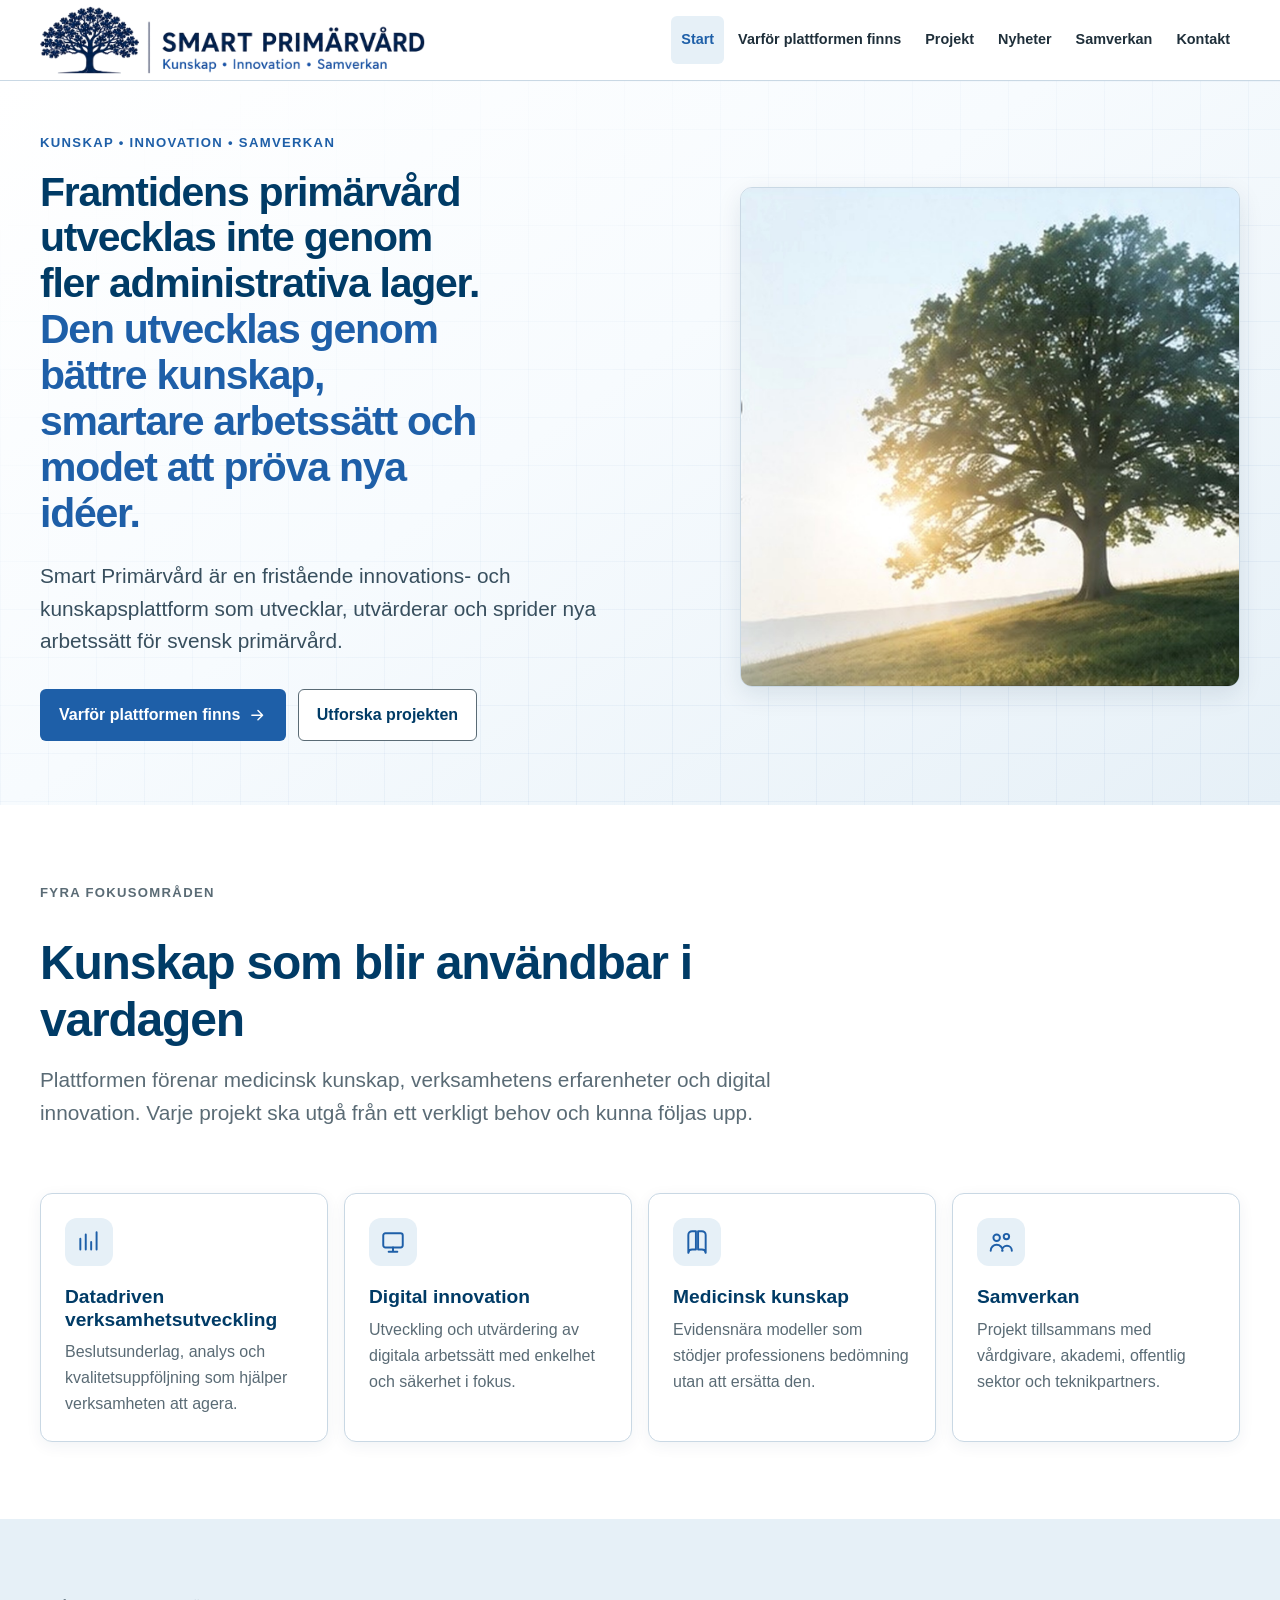
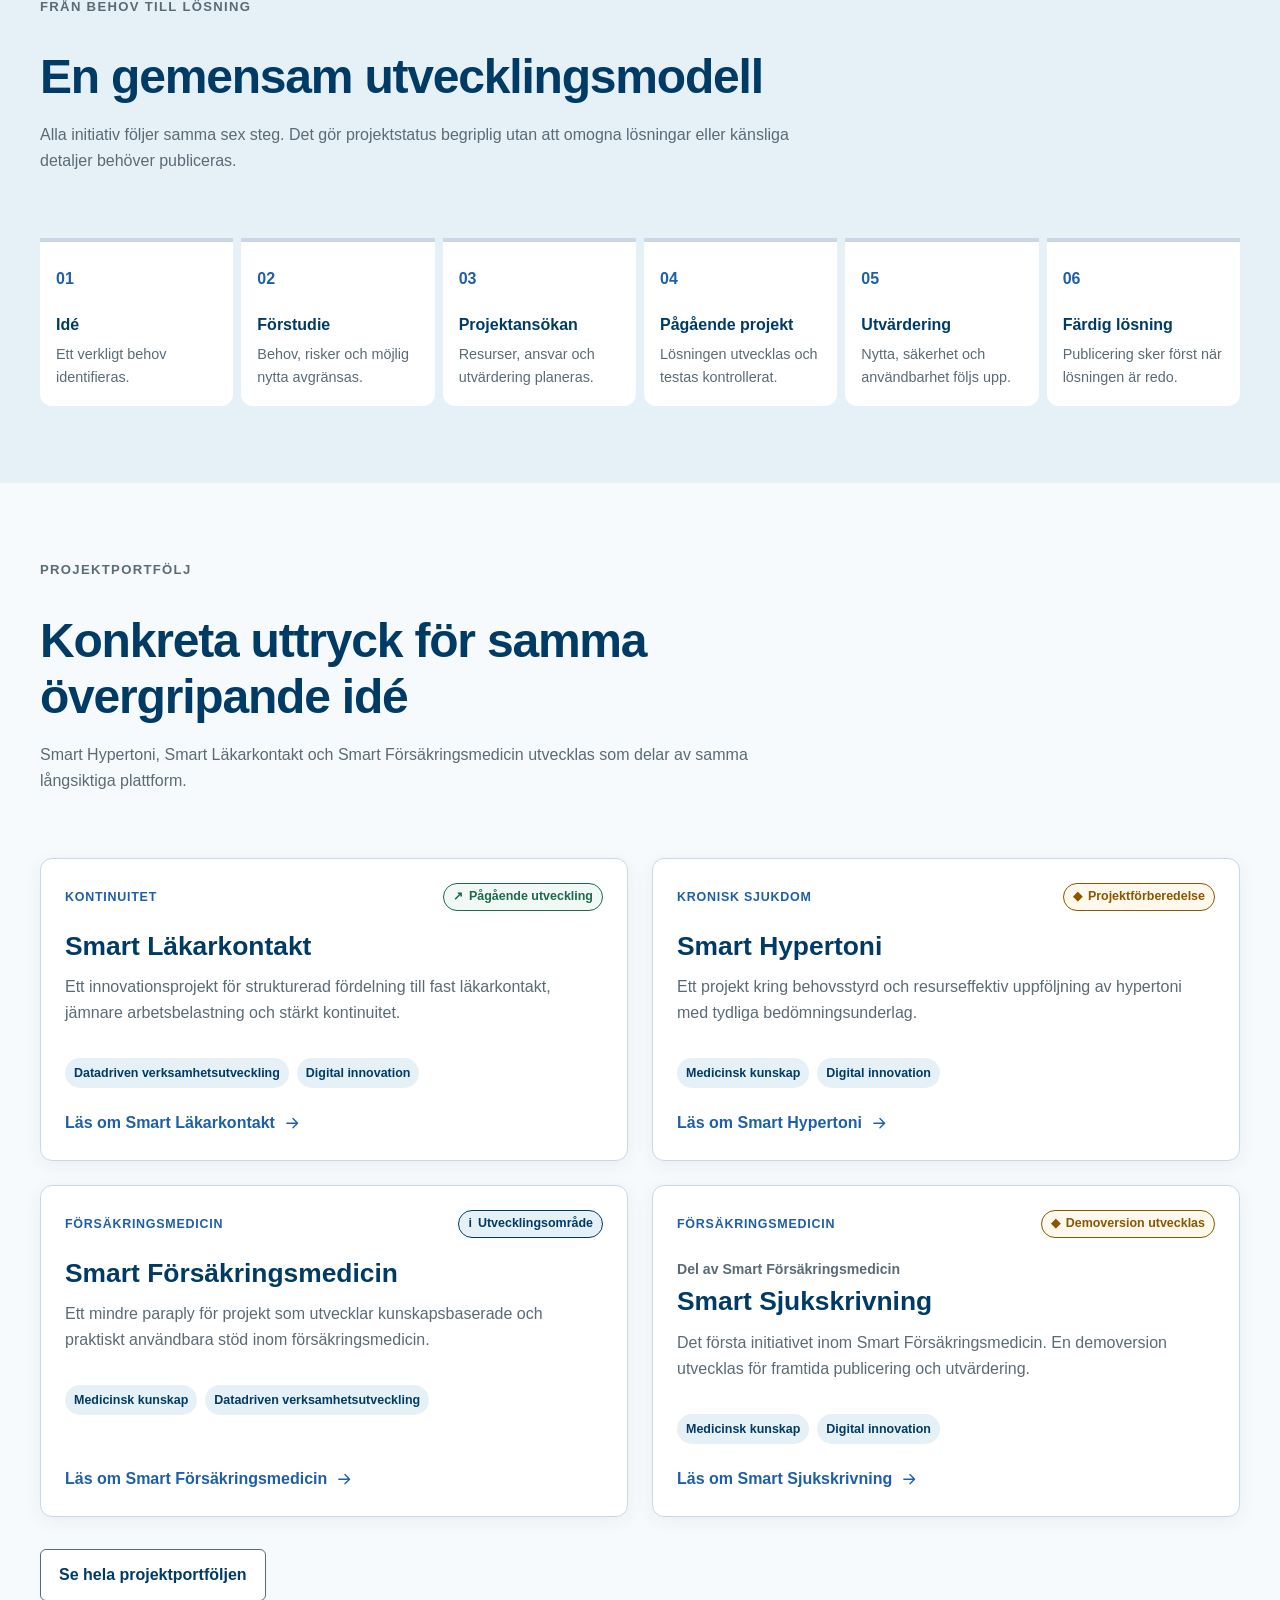
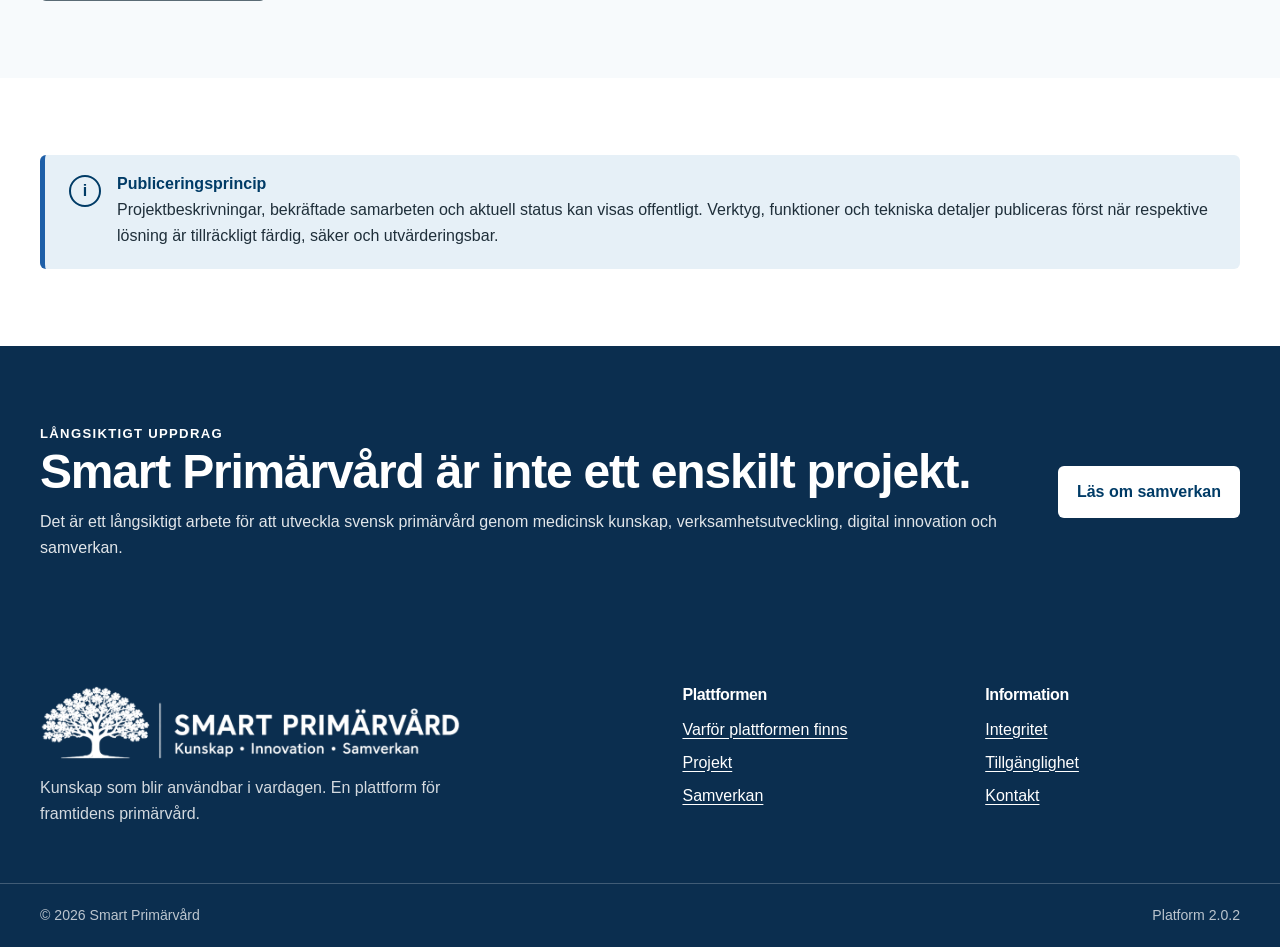
<file: index.html>
<!doctype html>
<html lang="sv">
<head>
  <meta charset="utf-8">
  <meta name="viewport" content="width=device-width, initial-scale=1">
  <meta name="description" content="Smart Primärvård är en innovations- och kunskapsplattform för framtidens svenska primärvård.">
  <meta name="theme-color" content="#003B66">
  <meta name="color-scheme" content="light">
  <meta property="og:locale" content="sv_SE">
  <meta property="og:type" content="website">
  <meta property="og:title" content="Smart Primärvård | Kunskap, innovation och samverkan">
  <meta property="og:description" content="Smart Primärvård är en innovations- och kunskapsplattform för framtidens svenska primärvård.">
  <meta property="og:image" content="https://smartprimarvard.github.io/smartprimarvard/assets/img/logo-horizontal.png">
  <link rel="canonical" href="https://smartprimarvard.github.io/smartprimarvard/">
  <link rel="icon" href="favicon.ico" sizes="any">
  <link rel="icon" type="image/png" href="assets/img/favicon-32.png" sizes="32x32">
  <link rel="apple-touch-icon" href="assets/img/apple-touch-icon.png">
  <link rel="manifest" href="site.webmanifest">
  <link rel="stylesheet" href="assets/css/styles.css">
  <script src="assets/js/main.js" defer></script>
  <title>Smart Primärvård | Kunskap, innovation och samverkan</title>
</head>
<body class="page-home">
<a class="skip-link" href="#main">Hoppa till huvudinnehållet</a>
<header class="site-header" data-header>
  <div class="header-inner">
    <a class="brand" href="index.html" aria-label="Smart Primärvård, startsida">
      <img src="assets/img/logo-horizontal.png" alt="Smart Primärvård – Kunskap, Innovation, Samverkan" width="1900" height="332">
    </a>
    <button class="nav-toggle" type="button" aria-expanded="false" aria-controls="main-nav">
      <span class="nav-toggle-icon" aria-hidden="true"></span><span>Meny</span>
    </button>
    <nav class="site-nav" id="main-nav" aria-label="Huvudnavigation">
      <a href="index.html" aria-current="page">Start</a>
<a href="varfor.html">Varför plattformen finns</a>
<a href="projekt.html">Projekt</a>
<a href="nyheter.html">Nyheter</a>
<a href="samverkan.html">Samverkan</a>
<a href="kontakt.html">Kontakt</a>
    </nav>
  </div>
</header>
<main id="main">

<section class="hero">
  <div class="hero-inner">
    <div>
      <p class="eyebrow">Kunskap • Innovation • Samverkan</p>
      <h1><span class="hero-quote">Framtidens primärvård utvecklas inte genom fler administrativa lager.</span> <span class="hero-quote-emphasis">Den utvecklas genom bättre kunskap, smartare arbetssätt och modet att pröva nya idéer.</span></h1>
      <p class="lead">Smart Primärvård är en fristående innovations- och kunskapsplattform som utvecklar, utvärderar och sprider nya arbetssätt för svensk primärvård.</p>
      <div class="actions">
        <a class="button button-primary" href="varfor.html">Varför plattformen finns <svg aria-hidden="true" viewBox="0 0 24 24"><path d="M5 12h14m-6-6 6 6-6 6"/></svg></a>
        <a class="button button-secondary" href="projekt.html">Utforska projekten</a>
      </div>
    </div>
    <figure class="hero-illustration">
      <img src="assets/img/hero-oak-hill.jpg" alt="En stor ek på en mjukt böljande kulle med solen bakom trädet" width="1134" height="1176">
    </figure>
  </div>
</section>

<section class="section">
  <div class="container">
    <div class="section-head">
      <p class="eyebrow">Fyra fokusområden</p>
      <h2>Kunskap som blir användbar i vardagen</h2>
      <p class="lead">Plattformen förenar medicinsk kunskap, verksamhetens erfarenheter och digital innovation. Varje projekt ska utgå från ett verkligt behov och kunna följas upp.</p>
    </div>
    <div class="focus-grid">
      <article class="focus-card"><div class="focus-icon"><svg aria-hidden="true" viewBox="0 0 24 24"><path d="M4 19V9m5 10V5m5 14v-7m5 7V3"/></svg></div><h3>Datadriven verksamhetsutveckling</h3><p>Beslutsunderlag, analys och kvalitetsuppföljning som hjälper verksamheten att agera.</p></article>
      <article class="focus-card"><div class="focus-icon"><svg aria-hidden="true" viewBox="0 0 24 24"><rect x="3" y="4" width="18" height="13" rx="2"/><path d="M8 21h8M12 17v4"/></svg></div><h3>Digital innovation</h3><p>Utveckling och utvärdering av digitala arbetssätt med enkelhet och säkerhet i fokus.</p></article>
      <article class="focus-card"><div class="focus-icon"><svg aria-hidden="true" viewBox="0 0 24 24"><path d="M4 5.5A3.5 3.5 0 0 1 7.5 2H11v17H7.5A3.5 3.5 0 0 0 4 22V5.5Zm16 0A3.5 3.5 0 0 0 16.5 2H13v17h3.5A3.5 3.5 0 0 1 20 22V5.5Z"/></svg></div><h3>Medicinsk kunskap</h3><p>Evidensnära modeller som stödjer professionens bedömning utan att ersätta den.</p></article>
      <article class="focus-card"><div class="focus-icon"><svg aria-hidden="true" viewBox="0 0 24 24"><circle cx="8" cy="8" r="3"/><circle cx="17" cy="7" r="2.5"/><path d="M2.5 20a5.5 5.5 0 0 1 11 0M13 20a4.5 4.5 0 0 1 9 0"/></svg></div><h3>Samverkan</h3><p>Projekt tillsammans med vårdgivare, akademi, offentlig sektor och teknikpartners.</p></article>
    </div>
  </div>
</section>

<section class="section section-subtle">
  <div class="container">
    <div class="section-head">
      <p class="eyebrow">Från behov till lösning</p>
      <h2>En gemensam utvecklingsmodell</h2>
      <p>Alla initiativ följer samma sex steg. Det gör projektstatus begriplig utan att omogna lösningar eller känsliga detaljer behöver publiceras.</p>
    </div>
    <div class="process-grid">
      <article class="process-step"><h3>Idé</h3><p>Ett verkligt behov identifieras.</p></article>
      <article class="process-step"><h3>Förstudie</h3><p>Behov, risker och möjlig nytta avgränsas.</p></article>
      <article class="process-step"><h3>Projektansökan</h3><p>Resurser, ansvar och utvärdering planeras.</p></article>
      <article class="process-step"><h3>Pågående projekt</h3><p>Lösningen utvecklas och testas kontrollerat.</p></article>
      <article class="process-step"><h3>Utvärdering</h3><p>Nytta, säkerhet och användbarhet följs upp.</p></article>
      <article class="process-step"><h3>Färdig lösning</h3><p>Publicering sker först när lösningen är redo.</p></article>
    </div>
  </div>
</section>

<section class="section section-soft">
  <div class="container">
    <div class="section-head">
      <p class="eyebrow">Projektportfölj</p>
      <h2>Konkreta uttryck för samma övergripande idé</h2>
      <p>Smart Hypertoni, Smart Läkarkontakt och Smart Försäkringsmedicin utvecklas som delar av samma långsiktiga plattform.</p>
    </div>
    <div class="project-grid">
<article class="project-card" data-project-card data-category="Kontinuitet">
  <div class="project-card-top">
    <span class="project-category">Kontinuitet</span>
    <span class="status-badge status-success"><span aria-hidden="true">↗</span><span>Pågående utveckling</span></span>
  </div>
  
  <h3>Smart Läkarkontakt</h3>
  <p>Ett innovationsprojekt för strukturerad fördelning till fast läkarkontakt, jämnare arbetsbelastning och stärkt kontinuitet.</p>
  <div class="tag-list" aria-label="Fokusområden"><span class="tag">Datadriven verksamhetsutveckling</span><span class="tag">Digital innovation</span></div>
  <a class="card-link" href="projekt/smart-lakarkontakt.html">Läs om Smart Läkarkontakt <svg aria-hidden="true" viewBox="0 0 24 24"><path d="M5 12h14m-6-6 6 6-6 6"/></svg></a>
</article>
<article class="project-card" data-project-card data-category="Kronisk sjukdom">
  <div class="project-card-top">
    <span class="project-category">Kronisk sjukdom</span>
    <span class="status-badge status-warning"><span aria-hidden="true">◆</span><span>Projektförberedelse</span></span>
  </div>
  
  <h3>Smart Hypertoni</h3>
  <p>Ett projekt kring behovsstyrd och resurseffektiv uppföljning av hypertoni med tydliga bedömningsunderlag.</p>
  <div class="tag-list" aria-label="Fokusområden"><span class="tag">Medicinsk kunskap</span><span class="tag">Digital innovation</span></div>
  <a class="card-link" href="projekt/smart-hypertoni.html">Läs om Smart Hypertoni <svg aria-hidden="true" viewBox="0 0 24 24"><path d="M5 12h14m-6-6 6 6-6 6"/></svg></a>
</article>
<article class="project-card" data-project-card data-category="Försäkringsmedicin">
  <div class="project-card-top">
    <span class="project-category">Försäkringsmedicin</span>
    <span class="status-badge status-information"><span aria-hidden="true">i</span><span>Utvecklingsområde</span></span>
  </div>
  
  <h3>Smart Försäkringsmedicin</h3>
  <p>Ett mindre paraply för projekt som utvecklar kunskapsbaserade och praktiskt användbara stöd inom försäkringsmedicin.</p>
  <div class="tag-list" aria-label="Fokusområden"><span class="tag">Medicinsk kunskap</span><span class="tag">Datadriven verksamhetsutveckling</span></div>
  <a class="card-link" href="projekt/smart-forsakringsmedicin.html">Läs om Smart Försäkringsmedicin <svg aria-hidden="true" viewBox="0 0 24 24"><path d="M5 12h14m-6-6 6 6-6 6"/></svg></a>
</article>
<article class="project-card" data-project-card data-category="Försäkringsmedicin">
  <div class="project-card-top">
    <span class="project-category">Försäkringsmedicin</span>
    <span class="status-badge status-warning"><span aria-hidden="true">◆</span><span>Demoversion utvecklas</span></span>
  </div>
  <p class="project-parent">Del av Smart Försäkringsmedicin</p>
  <h3>Smart Sjukskrivning</h3>
  <p>Det första initiativet inom Smart Försäkringsmedicin. En demoversion utvecklas för framtida publicering och utvärdering.</p>
  <div class="tag-list" aria-label="Fokusområden"><span class="tag">Medicinsk kunskap</span><span class="tag">Digital innovation</span></div>
  <a class="card-link" href="projekt/smart-sjukskrivning.html">Läs om Smart Sjukskrivning <svg aria-hidden="true" viewBox="0 0 24 24"><path d="M5 12h14m-6-6 6 6-6 6"/></svg></a>
</article></div>
    <div class="actions"><a class="button button-secondary" href="projekt.html">Se hela projektportföljen</a></div>
  </div>
</section>

<section class="section">
  <div class="container">
    <div class="info-box">
      <div class="info-box-icon" aria-hidden="true">i</div>
      <div><h3>Publiceringsprincip</h3><p>Projektbeskrivningar, bekräftade samarbeten och aktuell status kan visas offentligt. Verktyg, funktioner och tekniska detaljer publiceras först när respektive lösning är tillräckligt färdig, säker och utvärderingsbar.</p></div>
    </div>
  </div>
</section>

<section class="section section-dark">
  <div class="container cta-band">
    <div><p class="eyebrow">Långsiktigt uppdrag</p><h2>Smart Primärvård är inte ett enskilt projekt.</h2><p>Det är ett långsiktigt arbete för att utveckla svensk primärvård genom medicinsk kunskap, verksamhetsutveckling, digital innovation och samverkan.</p></div>
    <a class="button button-light" href="samverkan.html">Läs om samverkan</a>
  </div>
</section>

</main>
<footer class="site-footer">
  <div class="footer-inner">
    <div class="footer-brand">
      <img src="assets/img/logo-horizontal-white.png" alt="Smart Primärvård" width="1900" height="332">
      <p>Kunskap som blir användbar i vardagen. En plattform för framtidens primärvård.</p>
    </div>
    <div>
      <h2>Plattformen</h2>
      <a href="varfor.html">Varför plattformen finns</a>
      <a href="projekt.html">Projekt</a>
      <a href="samverkan.html">Samverkan</a>
    </div>
    <div>
      <h2>Information</h2>
      <a href="integritet.html">Integritet</a>
      <a href="tillganglighet.html">Tillgänglighet</a>
      <a href="kontakt.html">Kontakt</a>
    </div>
  </div>
  <div class="footer-bottom">
    <span>© <span data-year>2026</span> Smart Primärvård</span>
    <span>Platform 2.0.2</span>
  </div>
</footer>
</body>
</html>
</file>
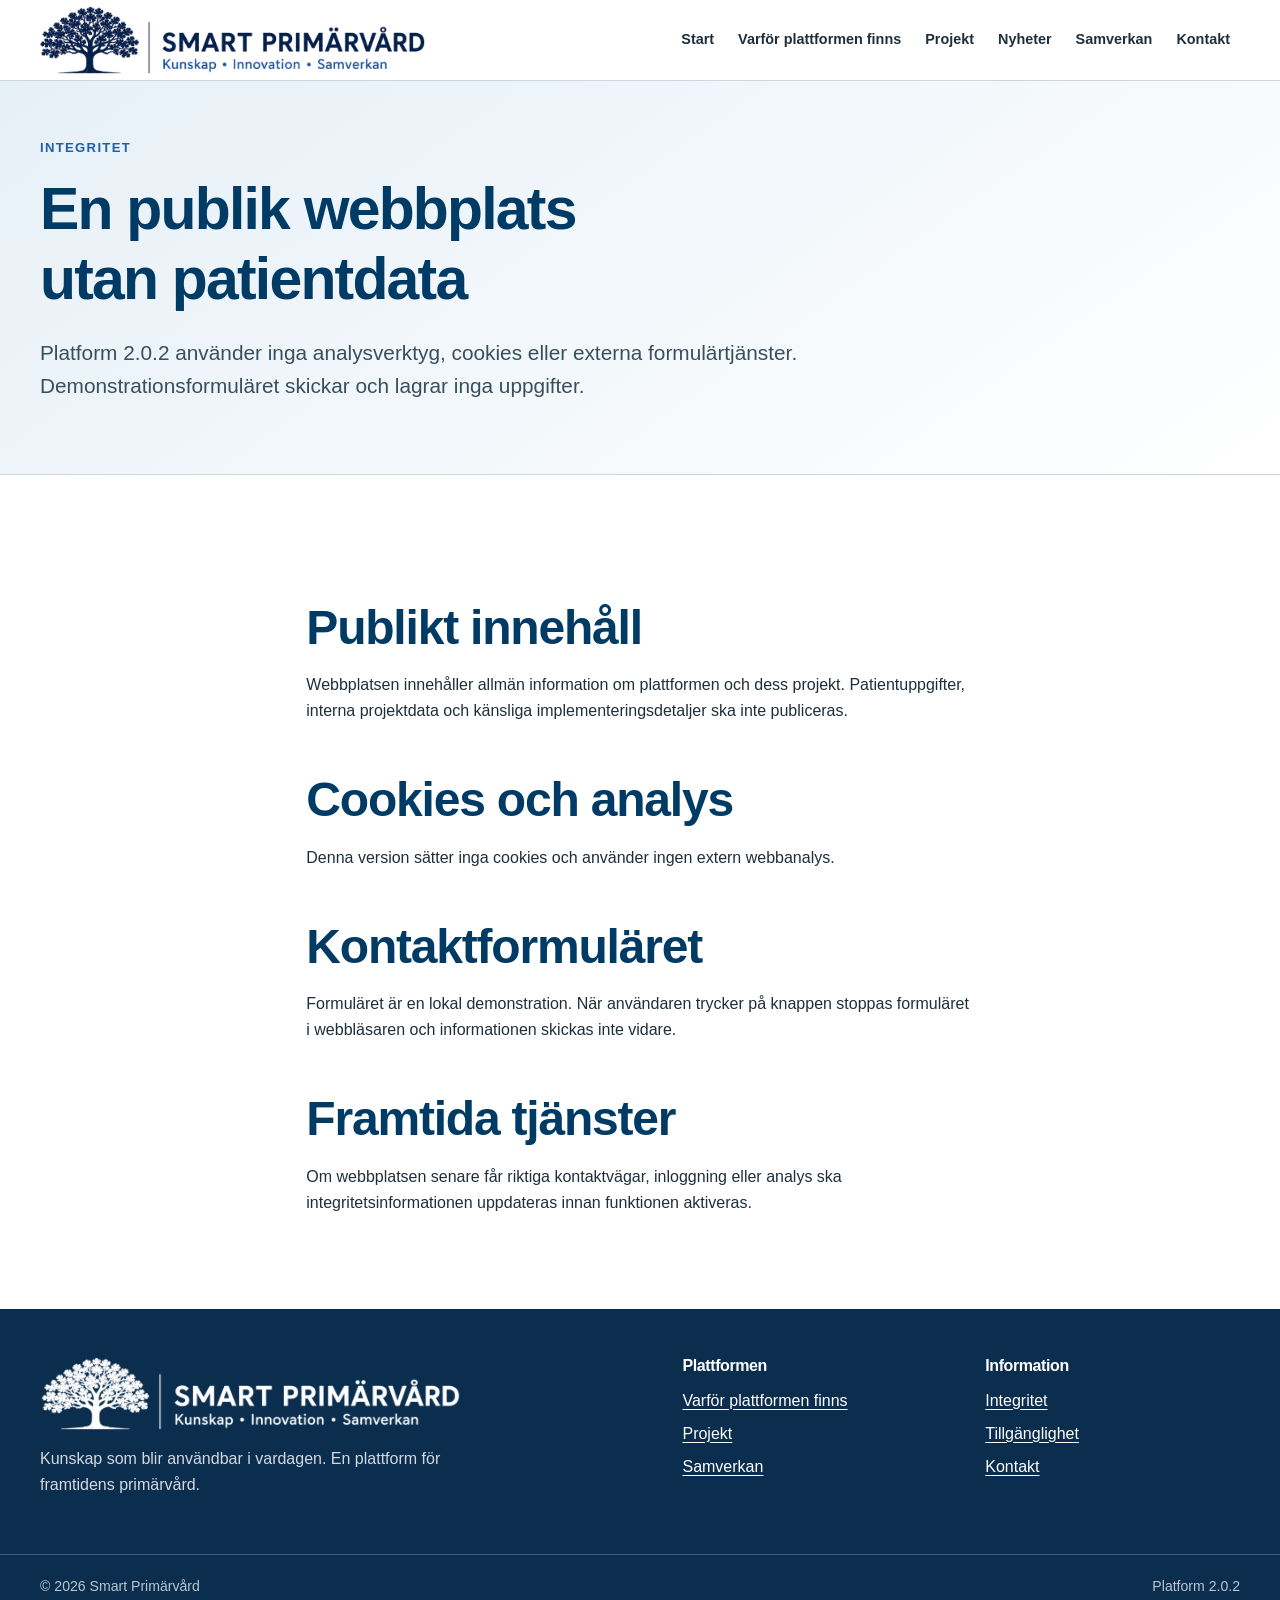
<file: integritet.html>
<!doctype html>
<html lang="sv">
<head>
  <meta charset="utf-8">
  <meta name="viewport" content="width=device-width, initial-scale=1">
  <meta name="description" content="Information om integritet, cookies och datahantering på Smart Primärvårds webbplats.">
  <meta name="theme-color" content="#003B66">
  <meta name="color-scheme" content="light">
  <meta property="og:locale" content="sv_SE">
  <meta property="og:type" content="website">
  <meta property="og:title" content="Integritet | Smart Primärvård">
  <meta property="og:description" content="Information om integritet, cookies och datahantering på Smart Primärvårds webbplats.">
  <meta property="og:image" content="https://smartprimarvard.github.io/smartprimarvard/assets/img/logo-horizontal.png">
  <link rel="canonical" href="https://smartprimarvard.github.io/smartprimarvard/integritet.html">
  <link rel="icon" href="favicon.ico" sizes="any">
  <link rel="icon" type="image/png" href="assets/img/favicon-32.png" sizes="32x32">
  <link rel="apple-touch-icon" href="assets/img/apple-touch-icon.png">
  <link rel="manifest" href="site.webmanifest">
  <link rel="stylesheet" href="assets/css/styles.css">
  <script src="assets/js/main.js" defer></script>
  <title>Integritet | Smart Primärvård</title>
</head>
<body class="">
<a class="skip-link" href="#main">Hoppa till huvudinnehållet</a>
<header class="site-header" data-header>
  <div class="header-inner">
    <a class="brand" href="index.html" aria-label="Smart Primärvård, startsida">
      <img src="assets/img/logo-horizontal.png" alt="Smart Primärvård – Kunskap, Innovation, Samverkan" width="1900" height="332">
    </a>
    <button class="nav-toggle" type="button" aria-expanded="false" aria-controls="main-nav">
      <span class="nav-toggle-icon" aria-hidden="true"></span><span>Meny</span>
    </button>
    <nav class="site-nav" id="main-nav" aria-label="Huvudnavigation">
      <a href="index.html">Start</a>
<a href="varfor.html">Varför plattformen finns</a>
<a href="projekt.html">Projekt</a>
<a href="nyheter.html">Nyheter</a>
<a href="samverkan.html">Samverkan</a>
<a href="kontakt.html">Kontakt</a>
    </nav>
  </div>
</header>
<main id="main">

<section class="page-hero"><div class="page-hero-inner"><p class="eyebrow">Integritet</p><h1>En publik webbplats utan patientdata</h1><p class="lead">Platform 2.0.2 använder inga analysverktyg, cookies eller externa formulärtjänster. Demonstrationsformuläret skickar och lagrar inga uppgifter.</p></div></section>
<section class="section"><div class="container prose"><h2>Publikt innehåll</h2><p>Webbplatsen innehåller allmän information om plattformen och dess projekt. Patientuppgifter, interna projektdata och känsliga implementeringsdetaljer ska inte publiceras.</p><h2>Cookies och analys</h2><p>Denna version sätter inga cookies och använder ingen extern webbanalys.</p><h2>Kontaktformuläret</h2><p>Formuläret är en lokal demonstration. När användaren trycker på knappen stoppas formuläret i webbläsaren och informationen skickas inte vidare.</p><h2>Framtida tjänster</h2><p>Om webbplatsen senare får riktiga kontaktvägar, inloggning eller analys ska integritetsinformationen uppdateras innan funktionen aktiveras.</p></div></section>

</main>
<footer class="site-footer">
  <div class="footer-inner">
    <div class="footer-brand">
      <img src="assets/img/logo-horizontal-white.png" alt="Smart Primärvård" width="1900" height="332">
      <p>Kunskap som blir användbar i vardagen. En plattform för framtidens primärvård.</p>
    </div>
    <div>
      <h2>Plattformen</h2>
      <a href="varfor.html">Varför plattformen finns</a>
      <a href="projekt.html">Projekt</a>
      <a href="samverkan.html">Samverkan</a>
    </div>
    <div>
      <h2>Information</h2>
      <a href="integritet.html">Integritet</a>
      <a href="tillganglighet.html">Tillgänglighet</a>
      <a href="kontakt.html">Kontakt</a>
    </div>
  </div>
  <div class="footer-bottom">
    <span>© <span data-year>2026</span> Smart Primärvård</span>
    <span>Platform 2.0.2</span>
  </div>
</footer>
</body>
</html>
</file>
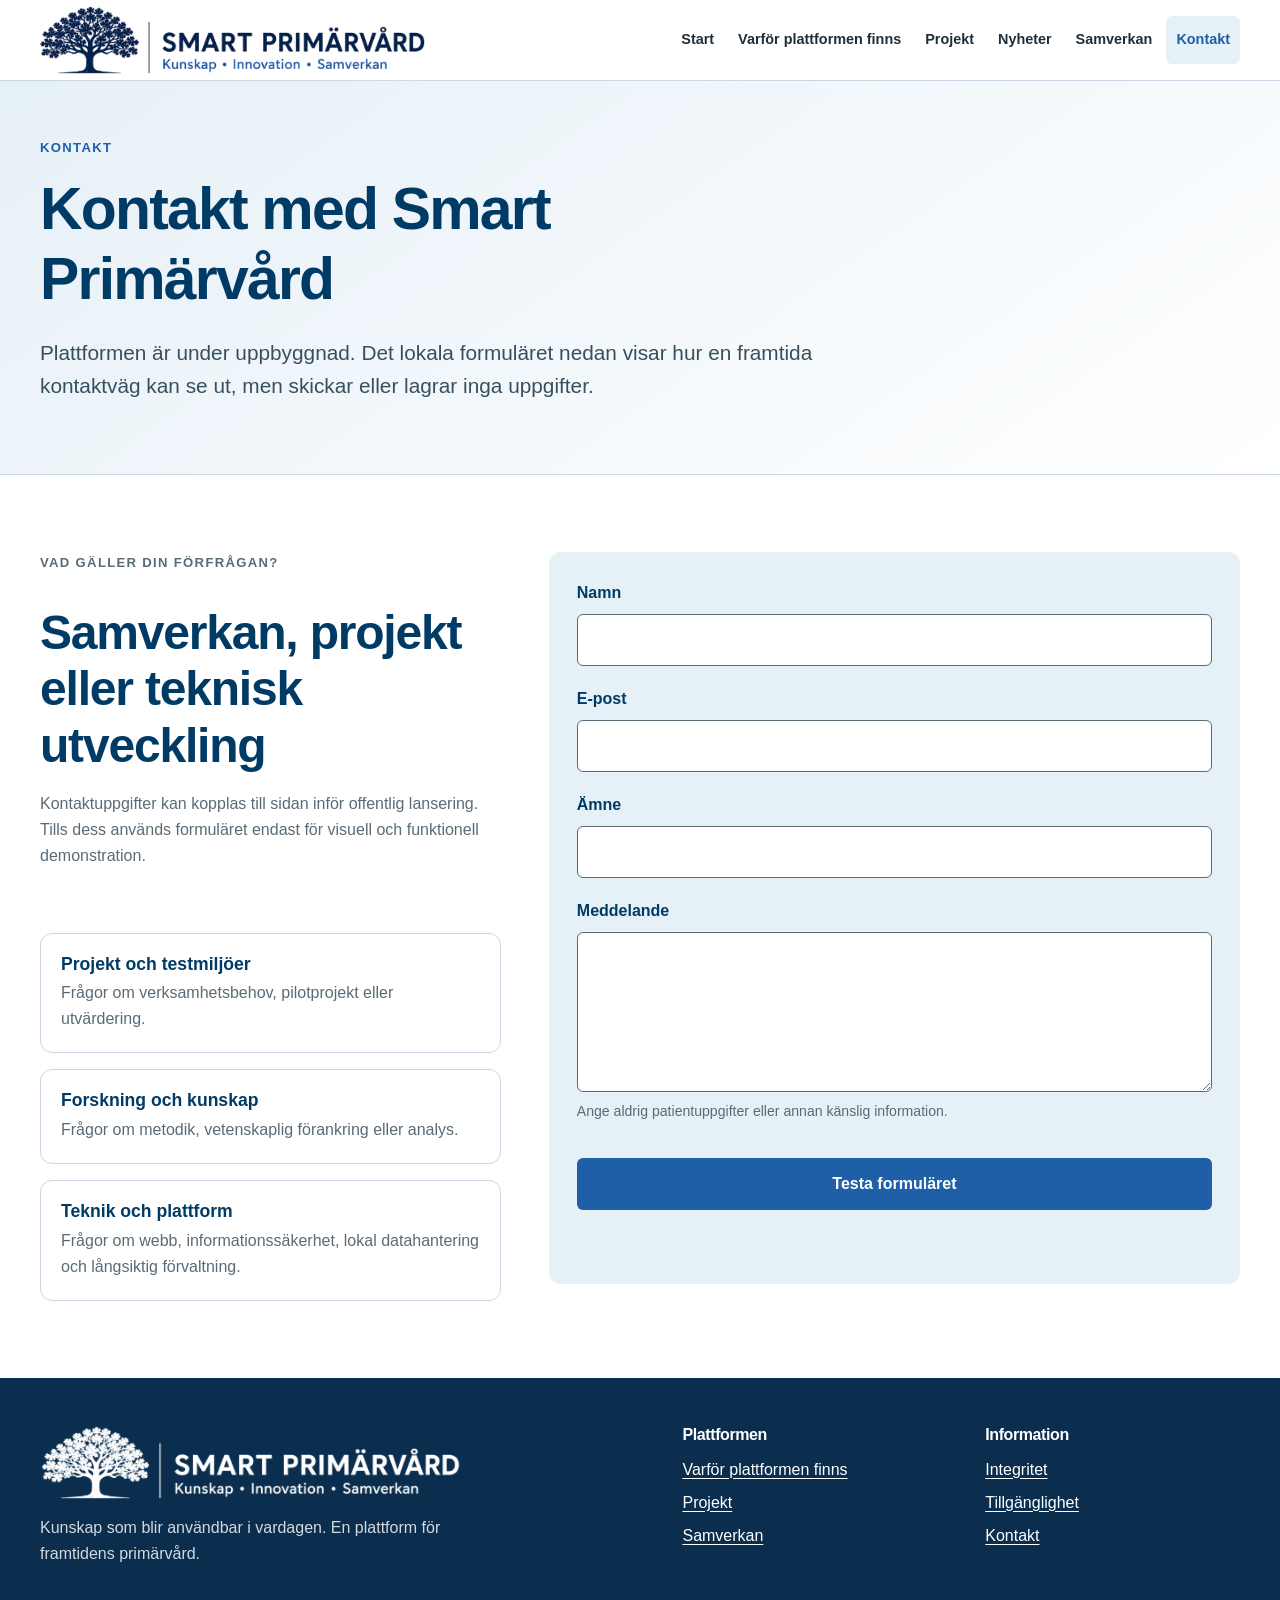
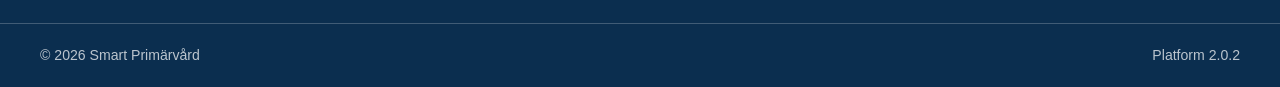
<file: kontakt.html>
<!doctype html>
<html lang="sv">
<head>
  <meta charset="utf-8">
  <meta name="viewport" content="width=device-width, initial-scale=1">
  <meta name="description" content="Kontakt och förfrågningar om Smart Primärvård, samverkan och projekt.">
  <meta name="theme-color" content="#003B66">
  <meta name="color-scheme" content="light">
  <meta property="og:locale" content="sv_SE">
  <meta property="og:type" content="website">
  <meta property="og:title" content="Kontakt | Smart Primärvård">
  <meta property="og:description" content="Kontakt och förfrågningar om Smart Primärvård, samverkan och projekt.">
  <meta property="og:image" content="https://smartprimarvard.github.io/smartprimarvard/assets/img/logo-horizontal.png">
  <link rel="canonical" href="https://smartprimarvard.github.io/smartprimarvard/kontakt.html">
  <link rel="icon" href="favicon.ico" sizes="any">
  <link rel="icon" type="image/png" href="assets/img/favicon-32.png" sizes="32x32">
  <link rel="apple-touch-icon" href="assets/img/apple-touch-icon.png">
  <link rel="manifest" href="site.webmanifest">
  <link rel="stylesheet" href="assets/css/styles.css">
  <script src="assets/js/main.js" defer></script>
  <title>Kontakt | Smart Primärvård</title>
</head>
<body class="">
<a class="skip-link" href="#main">Hoppa till huvudinnehållet</a>
<header class="site-header" data-header>
  <div class="header-inner">
    <a class="brand" href="index.html" aria-label="Smart Primärvård, startsida">
      <img src="assets/img/logo-horizontal.png" alt="Smart Primärvård – Kunskap, Innovation, Samverkan" width="1900" height="332">
    </a>
    <button class="nav-toggle" type="button" aria-expanded="false" aria-controls="main-nav">
      <span class="nav-toggle-icon" aria-hidden="true"></span><span>Meny</span>
    </button>
    <nav class="site-nav" id="main-nav" aria-label="Huvudnavigation">
      <a href="index.html">Start</a>
<a href="varfor.html">Varför plattformen finns</a>
<a href="projekt.html">Projekt</a>
<a href="nyheter.html">Nyheter</a>
<a href="samverkan.html">Samverkan</a>
<a href="kontakt.html" aria-current="page">Kontakt</a>
    </nav>
  </div>
</header>
<main id="main">

<section class="page-hero"><div class="page-hero-inner"><p class="eyebrow">Kontakt</p><h1>Kontakt med Smart Primärvård</h1><p class="lead">Plattformen är under uppbyggnad. Det lokala formuläret nedan visar hur en framtida kontaktväg kan se ut, men skickar eller lagrar inga uppgifter.</p></div></section>
<section class="section"><div class="container contact-grid">
<div><div class="section-head"><p class="eyebrow">Vad gäller din förfrågan?</p><h2>Samverkan, projekt eller teknisk utveckling</h2><p>Kontaktuppgifter kan kopplas till sidan inför offentlig lansering. Tills dess används formuläret endast för visuell och funktionell demonstration.</p></div><div class="contact-options"><article class="contact-option"><h3>Projekt och testmiljöer</h3><p>Frågor om verksamhetsbehov, pilotprojekt eller utvärdering.</p></article><article class="contact-option"><h3>Forskning och kunskap</h3><p>Frågor om metodik, vetenskaplig förankring eller analys.</p></article><article class="contact-option"><h3>Teknik och plattform</h3><p>Frågor om webb, informationssäkerhet, lokal datahantering och långsiktig förvaltning.</p></article></div></div>
<form class="contact-form" data-demo-form><div class="form-row"><label for="name">Namn</label><input id="name" name="name" autocomplete="name" required></div><div class="form-row"><label for="email">E-post</label><input id="email" name="email" type="email" autocomplete="email" required></div><div class="form-row"><label for="subject">Ämne</label><input id="subject" name="subject" required></div><div class="form-row"><label for="message">Meddelande</label><textarea id="message" name="message" required></textarea><p class="form-help">Ange aldrig patientuppgifter eller annan känslig information.</p></div><button class="button button-primary" type="submit">Testa formuläret</button><p class="form-status" data-form-status tabindex="-1" aria-live="polite"></p></form>
</div></section>

</main>
<footer class="site-footer">
  <div class="footer-inner">
    <div class="footer-brand">
      <img src="assets/img/logo-horizontal-white.png" alt="Smart Primärvård" width="1900" height="332">
      <p>Kunskap som blir användbar i vardagen. En plattform för framtidens primärvård.</p>
    </div>
    <div>
      <h2>Plattformen</h2>
      <a href="varfor.html">Varför plattformen finns</a>
      <a href="projekt.html">Projekt</a>
      <a href="samverkan.html">Samverkan</a>
    </div>
    <div>
      <h2>Information</h2>
      <a href="integritet.html">Integritet</a>
      <a href="tillganglighet.html">Tillgänglighet</a>
      <a href="kontakt.html">Kontakt</a>
    </div>
  </div>
  <div class="footer-bottom">
    <span>© <span data-year>2026</span> Smart Primärvård</span>
    <span>Platform 2.0.2</span>
  </div>
</footer>
</body>
</html>
</file>
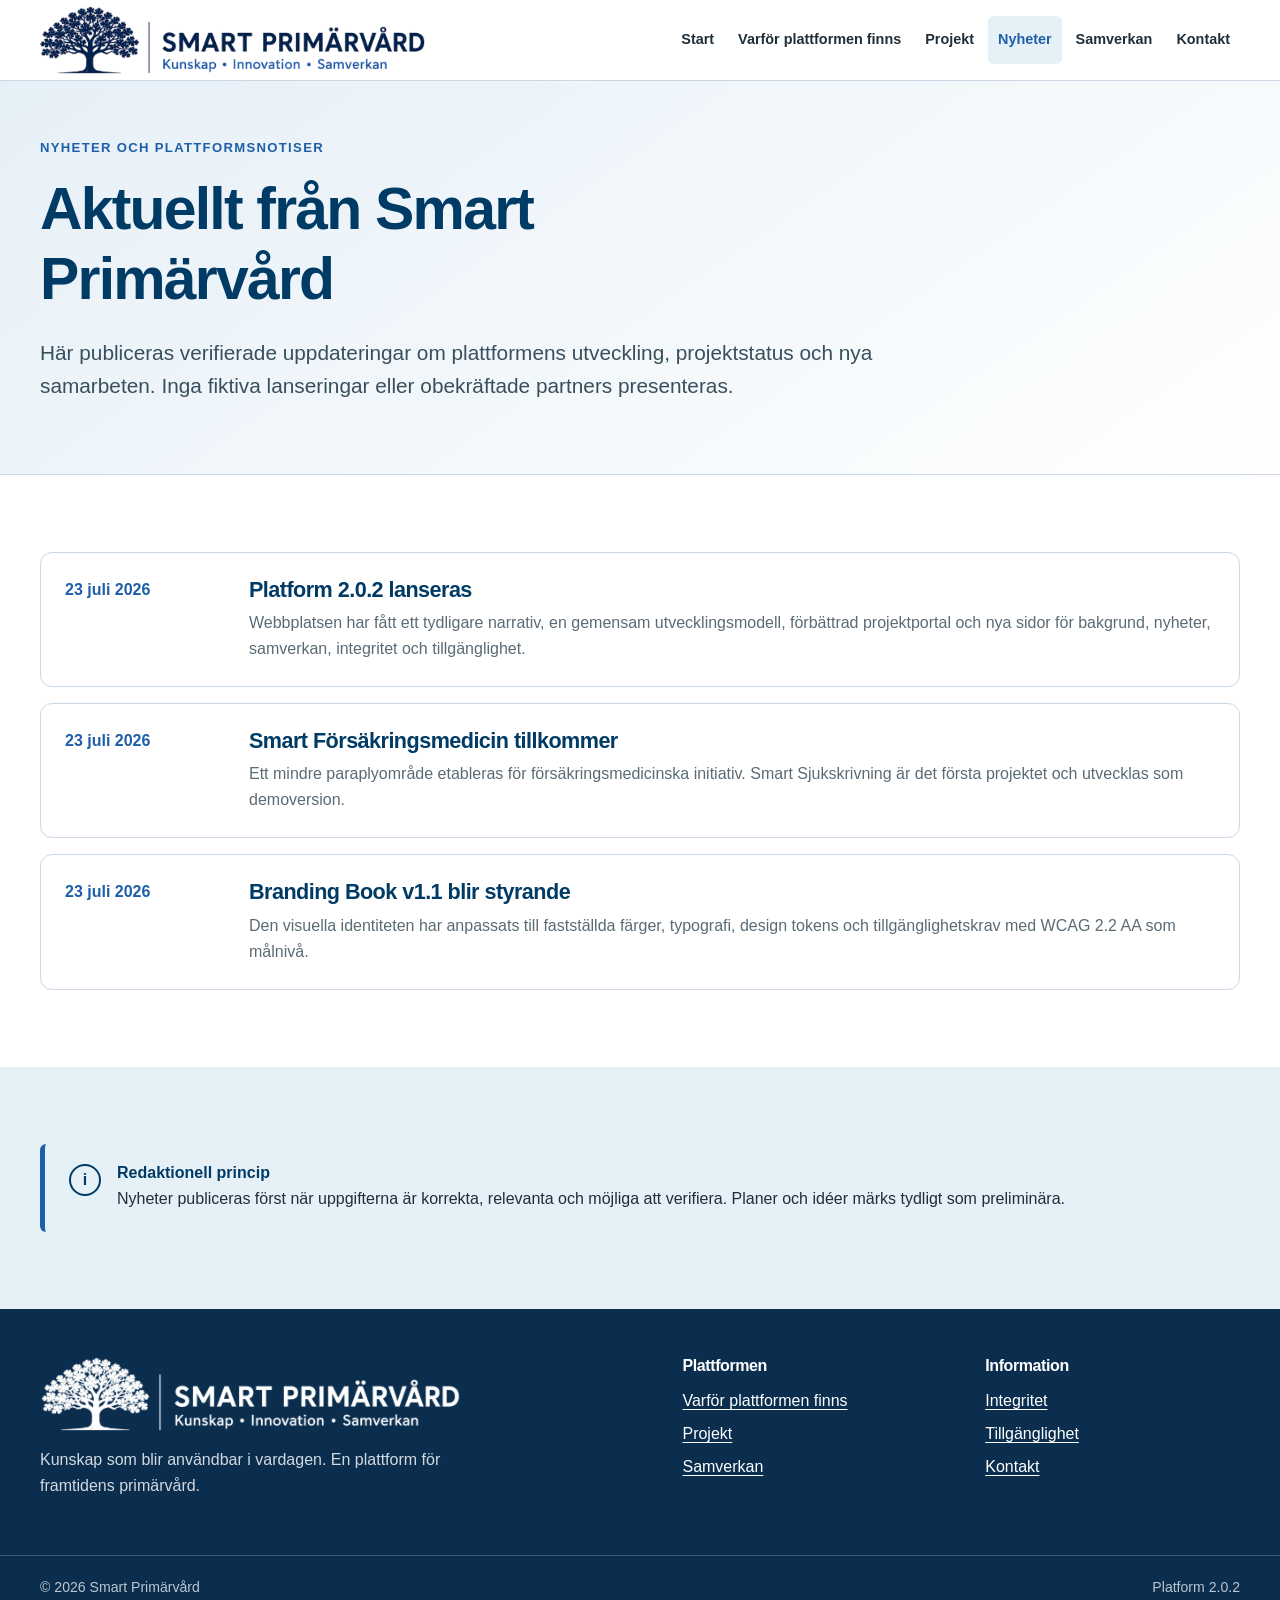
<file: nyheter.html>
<!doctype html>
<html lang="sv">
<head>
  <meta charset="utf-8">
  <meta name="viewport" content="width=device-width, initial-scale=1">
  <meta name="description" content="Nyheter och verifierade plattformsnotiser från Smart Primärvård.">
  <meta name="theme-color" content="#003B66">
  <meta name="color-scheme" content="light">
  <meta property="og:locale" content="sv_SE">
  <meta property="og:type" content="website">
  <meta property="og:title" content="Nyheter | Smart Primärvård">
  <meta property="og:description" content="Nyheter och verifierade plattformsnotiser från Smart Primärvård.">
  <meta property="og:image" content="https://smartprimarvard.github.io/smartprimarvard/assets/img/logo-horizontal.png">
  <link rel="canonical" href="https://smartprimarvard.github.io/smartprimarvard/nyheter.html">
  <link rel="icon" href="favicon.ico" sizes="any">
  <link rel="icon" type="image/png" href="assets/img/favicon-32.png" sizes="32x32">
  <link rel="apple-touch-icon" href="assets/img/apple-touch-icon.png">
  <link rel="manifest" href="site.webmanifest">
  <link rel="stylesheet" href="assets/css/styles.css">
  <script src="assets/js/main.js" defer></script>
  <title>Nyheter | Smart Primärvård</title>
</head>
<body class="">
<a class="skip-link" href="#main">Hoppa till huvudinnehållet</a>
<header class="site-header" data-header>
  <div class="header-inner">
    <a class="brand" href="index.html" aria-label="Smart Primärvård, startsida">
      <img src="assets/img/logo-horizontal.png" alt="Smart Primärvård – Kunskap, Innovation, Samverkan" width="1900" height="332">
    </a>
    <button class="nav-toggle" type="button" aria-expanded="false" aria-controls="main-nav">
      <span class="nav-toggle-icon" aria-hidden="true"></span><span>Meny</span>
    </button>
    <nav class="site-nav" id="main-nav" aria-label="Huvudnavigation">
      <a href="index.html">Start</a>
<a href="varfor.html">Varför plattformen finns</a>
<a href="projekt.html">Projekt</a>
<a href="nyheter.html" aria-current="page">Nyheter</a>
<a href="samverkan.html">Samverkan</a>
<a href="kontakt.html">Kontakt</a>
    </nav>
  </div>
</header>
<main id="main">

<section class="page-hero"><div class="page-hero-inner"><p class="eyebrow">Nyheter och plattformsnotiser</p><h1>Aktuellt från Smart Primärvård</h1><p class="lead">Här publiceras verifierade uppdateringar om plattformens utveckling, projektstatus och nya samarbeten. Inga fiktiva lanseringar eller obekräftade partners presenteras.</p></div></section>
<section class="section"><div class="container"><div class="news-list">
<article class="news-item"><time class="news-date" datetime="2026-07-23">23 juli 2026</time><div><h2>Platform 2.0.2 lanseras</h2><p>Webbplatsen har fått ett tydligare narrativ, en gemensam utvecklingsmodell, förbättrad projektportal och nya sidor för bakgrund, nyheter, samverkan, integritet och tillgänglighet.</p></div></article>
<article class="news-item"><time class="news-date" datetime="2026-07-23">23 juli 2026</time><div><h2>Smart Försäkringsmedicin tillkommer</h2><p>Ett mindre paraplyområde etableras för försäkringsmedicinska initiativ. Smart Sjukskrivning är det första projektet och utvecklas som demoversion.</p></div></article>
<article class="news-item"><time class="news-date" datetime="2026-07-23">23 juli 2026</time><div><h2>Branding Book v1.1 blir styrande</h2><p>Den visuella identiteten har anpassats till fastställda färger, typografi, design tokens och tillgänglighetskrav med WCAG 2.2 AA som målnivå.</p></div></article>
</div></div></section>
<section class="section section-subtle"><div class="container"><div class="info-box"><div class="info-box-icon" aria-hidden="true">i</div><div><h3>Redaktionell princip</h3><p>Nyheter publiceras först när uppgifterna är korrekta, relevanta och möjliga att verifiera. Planer och idéer märks tydligt som preliminära.</p></div></div></div></section>

</main>
<footer class="site-footer">
  <div class="footer-inner">
    <div class="footer-brand">
      <img src="assets/img/logo-horizontal-white.png" alt="Smart Primärvård" width="1900" height="332">
      <p>Kunskap som blir användbar i vardagen. En plattform för framtidens primärvård.</p>
    </div>
    <div>
      <h2>Plattformen</h2>
      <a href="varfor.html">Varför plattformen finns</a>
      <a href="projekt.html">Projekt</a>
      <a href="samverkan.html">Samverkan</a>
    </div>
    <div>
      <h2>Information</h2>
      <a href="integritet.html">Integritet</a>
      <a href="tillganglighet.html">Tillgänglighet</a>
      <a href="kontakt.html">Kontakt</a>
    </div>
  </div>
  <div class="footer-bottom">
    <span>© <span data-year>2026</span> Smart Primärvård</span>
    <span>Platform 2.0.2</span>
  </div>
</footer>
</body>
</html>
</file>
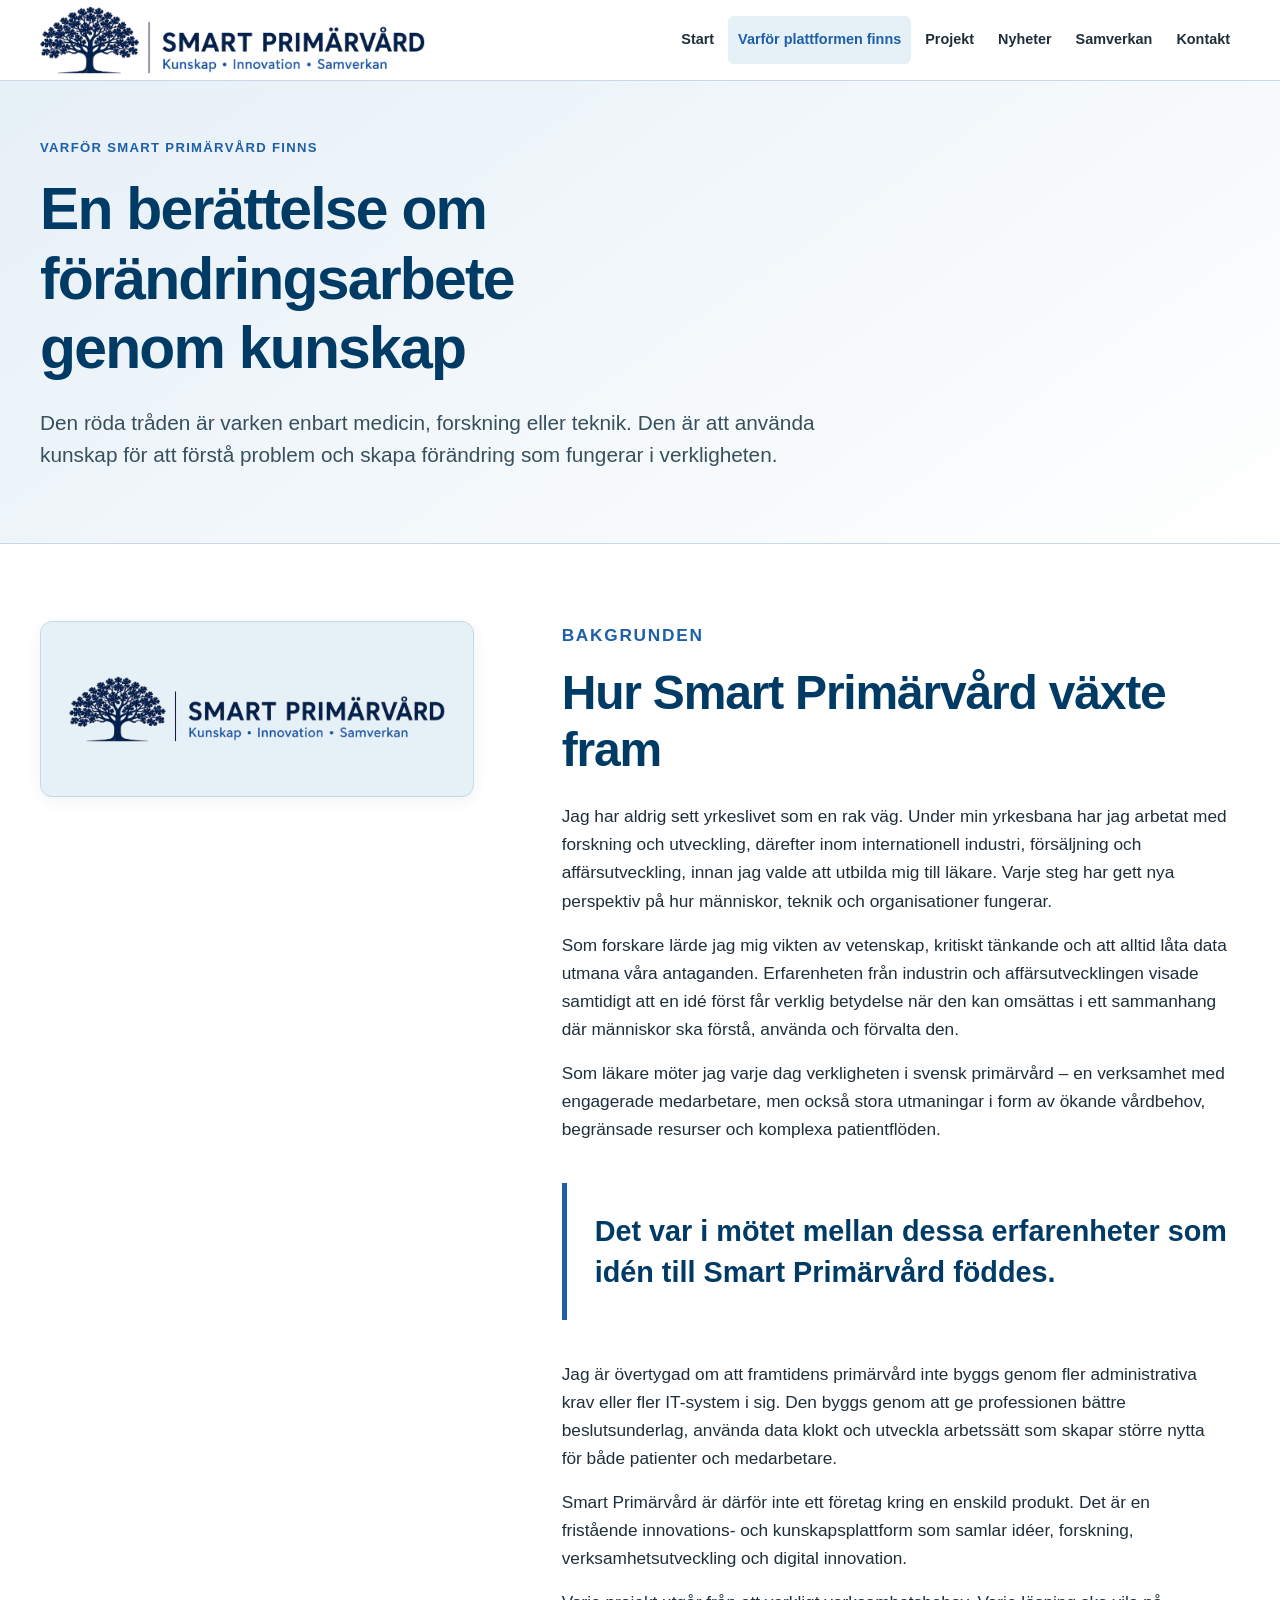
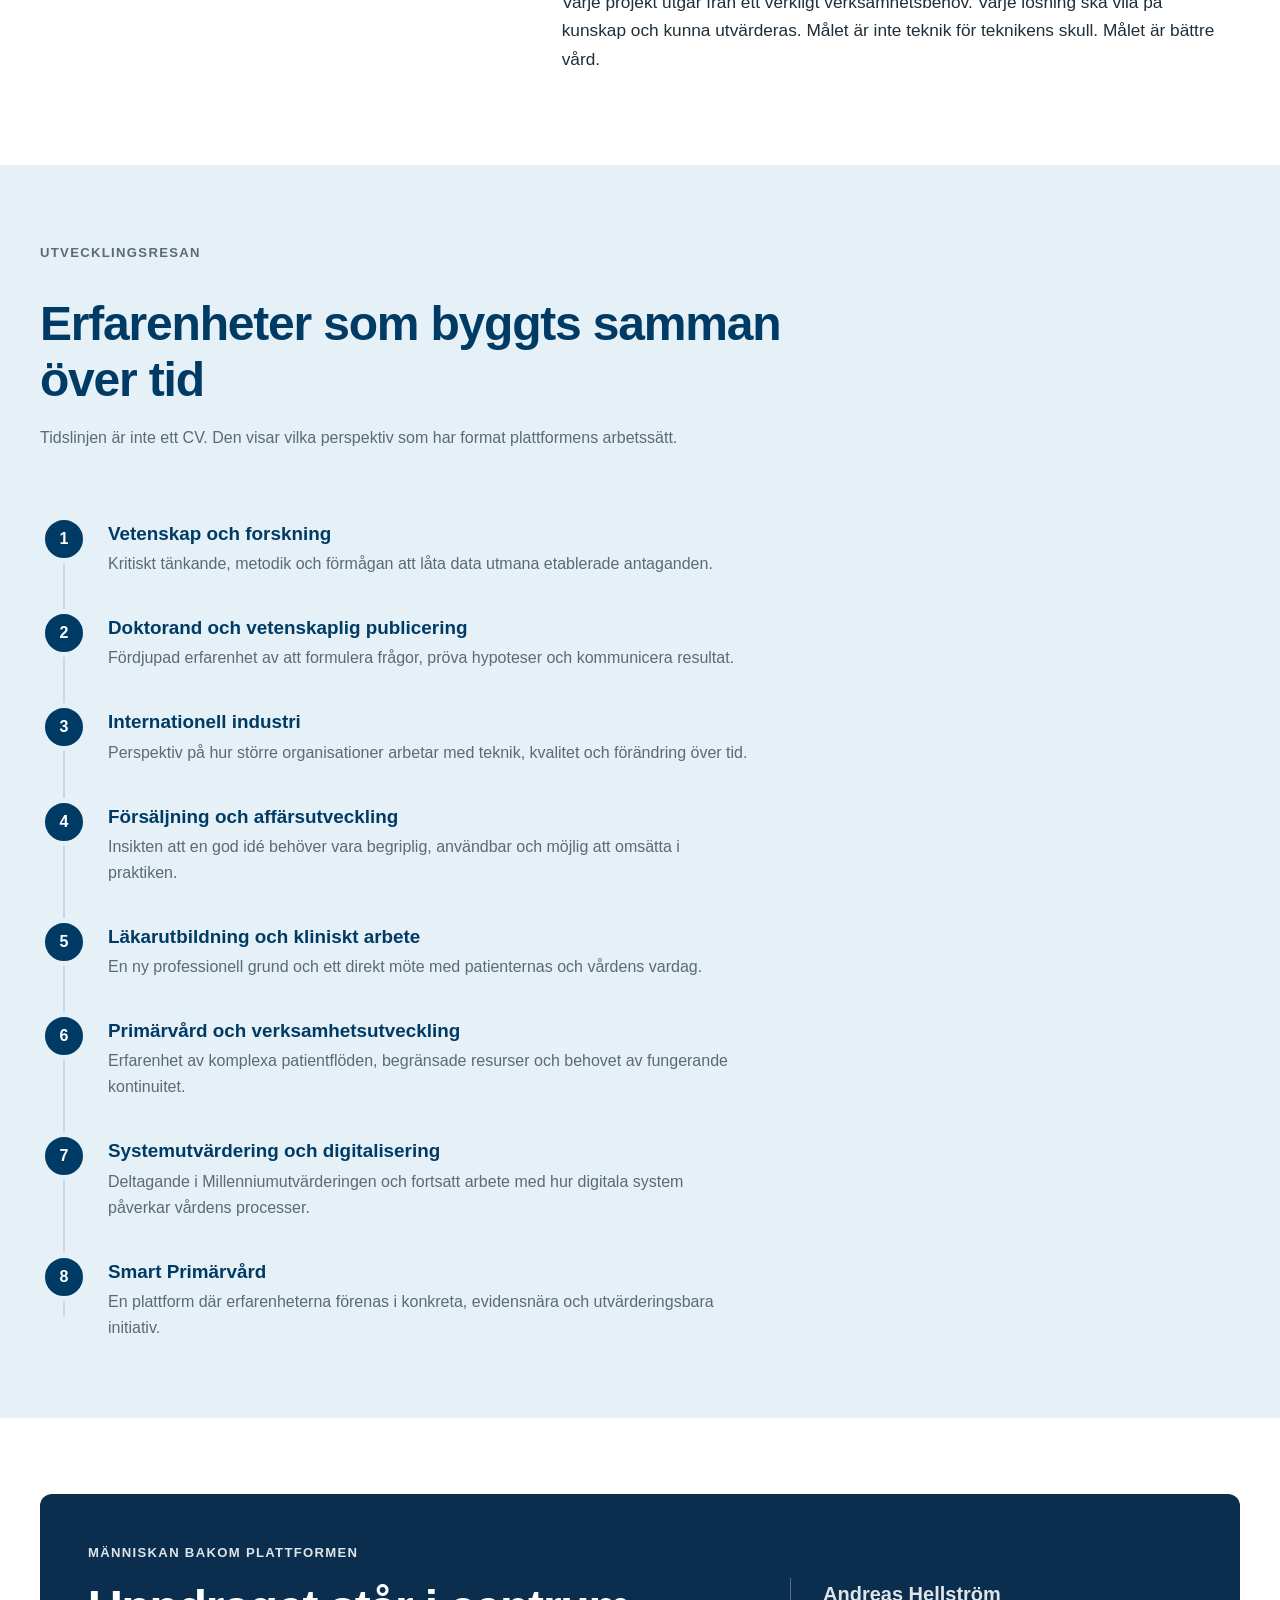
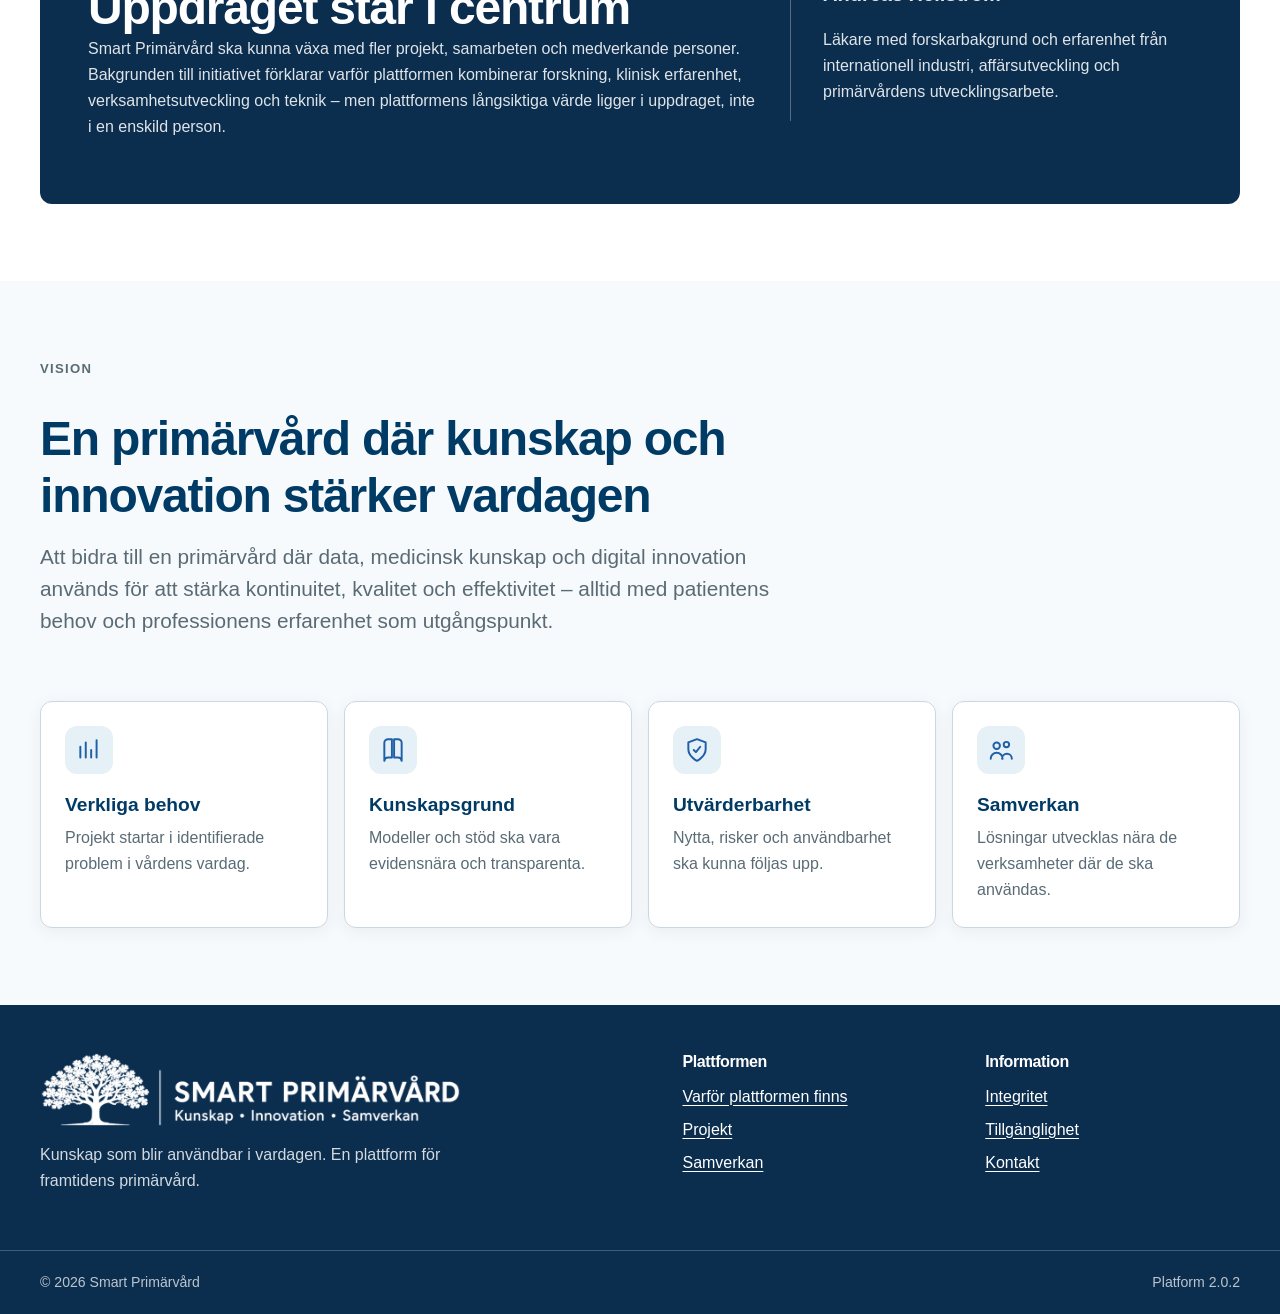
<file: om.html>
<!doctype html><html lang="sv"><head><meta charset="utf-8"><meta name="viewport" content="width=device-width,initial-scale=1"><meta http-equiv="refresh" content="0; url=varfor.html"><link rel="canonical" href="varfor.html"><title>Omdirigerar | Smart Primärvård</title></head><body><p>Sidan har flyttats till <a href="varfor.html">Varför Smart Primärvård finns</a>.</p></body></html>
</file>
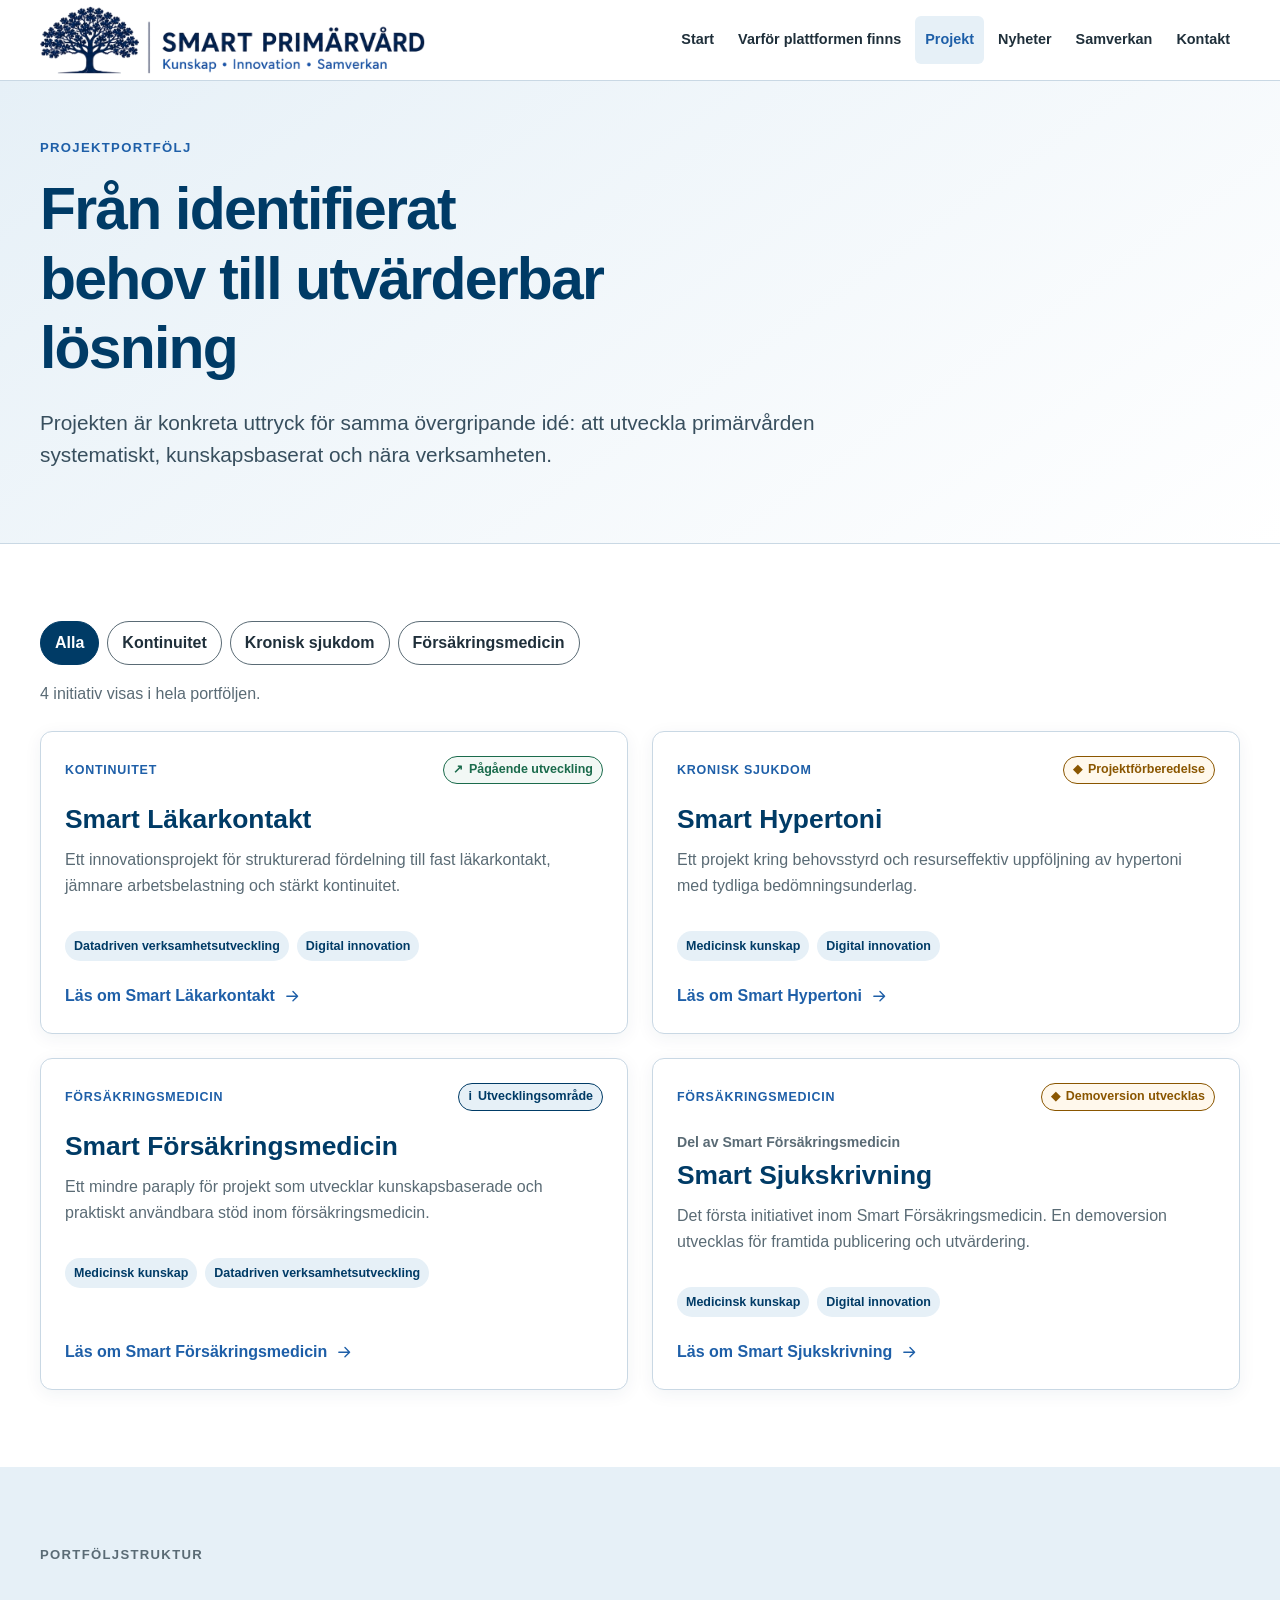
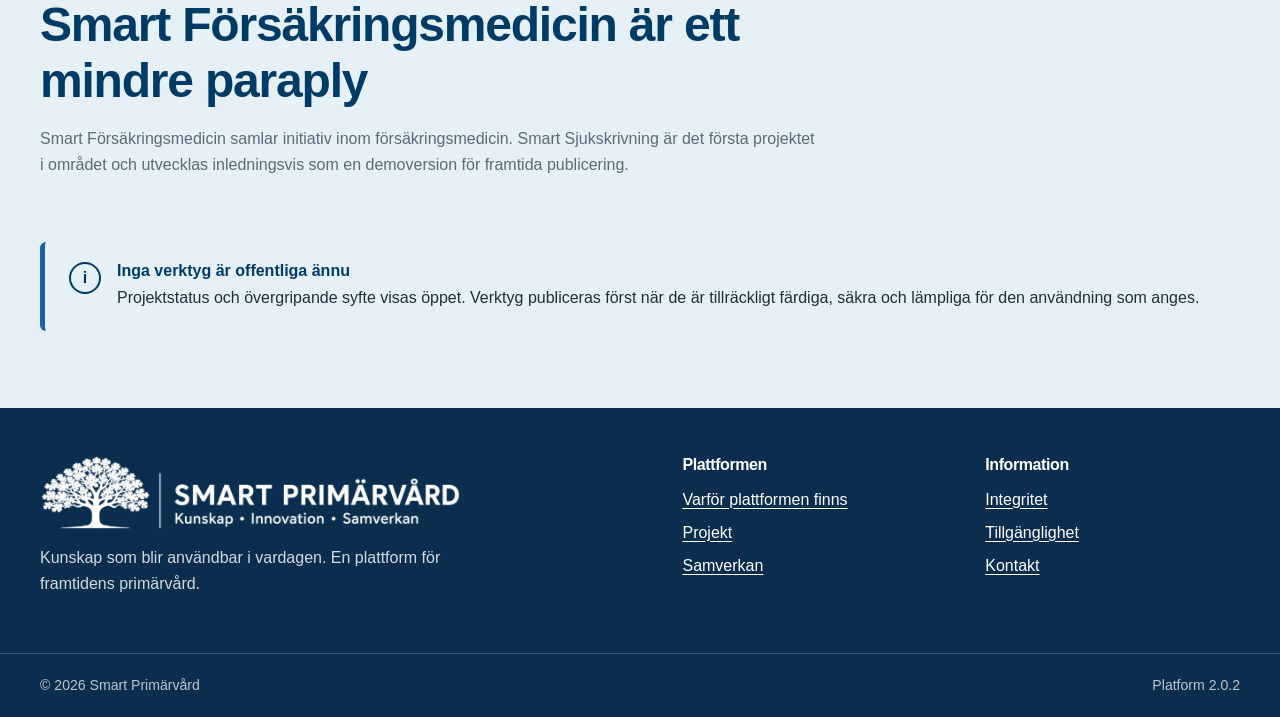
<file: projekt.html>
<!doctype html>
<html lang="sv">
<head>
  <meta charset="utf-8">
  <meta name="viewport" content="width=device-width, initial-scale=1">
  <meta name="description" content="Projektportfölj för Smart Primärvård: Smart Läkarkontakt, Smart Hypertoni, Smart Försäkringsmedicin och Smart Sjukskrivning.">
  <meta name="theme-color" content="#003B66">
  <meta name="color-scheme" content="light">
  <meta property="og:locale" content="sv_SE">
  <meta property="og:type" content="website">
  <meta property="og:title" content="Projekt | Smart Primärvård">
  <meta property="og:description" content="Projektportfölj för Smart Primärvård: Smart Läkarkontakt, Smart Hypertoni, Smart Försäkringsmedicin och Smart Sjukskrivning.">
  <meta property="og:image" content="https://smartprimarvard.github.io/smartprimarvard/assets/img/logo-horizontal.png">
  <link rel="canonical" href="https://smartprimarvard.github.io/smartprimarvard/projekt.html">
  <link rel="icon" href="favicon.ico" sizes="any">
  <link rel="icon" type="image/png" href="assets/img/favicon-32.png" sizes="32x32">
  <link rel="apple-touch-icon" href="assets/img/apple-touch-icon.png">
  <link rel="manifest" href="site.webmanifest">
  <link rel="stylesheet" href="assets/css/styles.css">
  <script src="assets/js/main.js" defer></script>
  <title>Projekt | Smart Primärvård</title>
</head>
<body class="">
<a class="skip-link" href="#main">Hoppa till huvudinnehållet</a>
<header class="site-header" data-header>
  <div class="header-inner">
    <a class="brand" href="index.html" aria-label="Smart Primärvård, startsida">
      <img src="assets/img/logo-horizontal.png" alt="Smart Primärvård – Kunskap, Innovation, Samverkan" width="1900" height="332">
    </a>
    <button class="nav-toggle" type="button" aria-expanded="false" aria-controls="main-nav">
      <span class="nav-toggle-icon" aria-hidden="true"></span><span>Meny</span>
    </button>
    <nav class="site-nav" id="main-nav" aria-label="Huvudnavigation">
      <a href="index.html">Start</a>
<a href="varfor.html">Varför plattformen finns</a>
<a href="projekt.html" aria-current="page">Projekt</a>
<a href="nyheter.html">Nyheter</a>
<a href="samverkan.html">Samverkan</a>
<a href="kontakt.html">Kontakt</a>
    </nav>
  </div>
</header>
<main id="main">

<section class="page-hero"><div class="page-hero-inner"><p class="eyebrow">Projektportfölj</p><h1>Från identifierat behov till utvärderbar lösning</h1><p class="lead">Projekten är konkreta uttryck för samma övergripande idé: att utveckla primärvården systematiskt, kunskapsbaserat och nära verksamheten.</p></div></section>
<section class="section">
  <div class="container">
    <div class="filter-bar" role="group" aria-label="Filtrera projekt">
      <button class="filter-button" type="button" data-filter="Alla" aria-pressed="true">Alla</button>
      <button class="filter-button" type="button" data-filter="Kontinuitet" aria-pressed="false">Kontinuitet</button>
      <button class="filter-button" type="button" data-filter="Kronisk sjukdom" aria-pressed="false">Kronisk sjukdom</button>
      <button class="filter-button" type="button" data-filter="Försäkringsmedicin" aria-pressed="false">Försäkringsmedicin</button>
    </div>
    <p class="filter-summary" data-filter-summary aria-live="polite">4 initiativ visas i hela portföljen.</p>
    <div class="project-grid">
<article class="project-card" data-project-card data-category="Kontinuitet">
  <div class="project-card-top">
    <span class="project-category">Kontinuitet</span>
    <span class="status-badge status-success"><span aria-hidden="true">↗</span><span>Pågående utveckling</span></span>
  </div>
  
  <h3>Smart Läkarkontakt</h3>
  <p>Ett innovationsprojekt för strukturerad fördelning till fast läkarkontakt, jämnare arbetsbelastning och stärkt kontinuitet.</p>
  <div class="tag-list" aria-label="Fokusområden"><span class="tag">Datadriven verksamhetsutveckling</span><span class="tag">Digital innovation</span></div>
  <a class="card-link" href="projekt/smart-lakarkontakt.html">Läs om Smart Läkarkontakt <svg aria-hidden="true" viewBox="0 0 24 24"><path d="M5 12h14m-6-6 6 6-6 6"/></svg></a>
</article>
<article class="project-card" data-project-card data-category="Kronisk sjukdom">
  <div class="project-card-top">
    <span class="project-category">Kronisk sjukdom</span>
    <span class="status-badge status-warning"><span aria-hidden="true">◆</span><span>Projektförberedelse</span></span>
  </div>
  
  <h3>Smart Hypertoni</h3>
  <p>Ett projekt kring behovsstyrd och resurseffektiv uppföljning av hypertoni med tydliga bedömningsunderlag.</p>
  <div class="tag-list" aria-label="Fokusområden"><span class="tag">Medicinsk kunskap</span><span class="tag">Digital innovation</span></div>
  <a class="card-link" href="projekt/smart-hypertoni.html">Läs om Smart Hypertoni <svg aria-hidden="true" viewBox="0 0 24 24"><path d="M5 12h14m-6-6 6 6-6 6"/></svg></a>
</article>
<article class="project-card" data-project-card data-category="Försäkringsmedicin">
  <div class="project-card-top">
    <span class="project-category">Försäkringsmedicin</span>
    <span class="status-badge status-information"><span aria-hidden="true">i</span><span>Utvecklingsområde</span></span>
  </div>
  
  <h3>Smart Försäkringsmedicin</h3>
  <p>Ett mindre paraply för projekt som utvecklar kunskapsbaserade och praktiskt användbara stöd inom försäkringsmedicin.</p>
  <div class="tag-list" aria-label="Fokusområden"><span class="tag">Medicinsk kunskap</span><span class="tag">Datadriven verksamhetsutveckling</span></div>
  <a class="card-link" href="projekt/smart-forsakringsmedicin.html">Läs om Smart Försäkringsmedicin <svg aria-hidden="true" viewBox="0 0 24 24"><path d="M5 12h14m-6-6 6 6-6 6"/></svg></a>
</article>
<article class="project-card" data-project-card data-category="Försäkringsmedicin">
  <div class="project-card-top">
    <span class="project-category">Försäkringsmedicin</span>
    <span class="status-badge status-warning"><span aria-hidden="true">◆</span><span>Demoversion utvecklas</span></span>
  </div>
  <p class="project-parent">Del av Smart Försäkringsmedicin</p>
  <h3>Smart Sjukskrivning</h3>
  <p>Det första initiativet inom Smart Försäkringsmedicin. En demoversion utvecklas för framtida publicering och utvärdering.</p>
  <div class="tag-list" aria-label="Fokusområden"><span class="tag">Medicinsk kunskap</span><span class="tag">Digital innovation</span></div>
  <a class="card-link" href="projekt/smart-sjukskrivning.html">Läs om Smart Sjukskrivning <svg aria-hidden="true" viewBox="0 0 24 24"><path d="M5 12h14m-6-6 6 6-6 6"/></svg></a>
</article></div>
  </div>
</section>
<section class="section section-subtle"><div class="container"><div class="section-head"><p class="eyebrow">Portföljstruktur</p><h2>Smart Försäkringsmedicin är ett mindre paraply</h2><p>Smart Försäkringsmedicin samlar initiativ inom försäkringsmedicin. Smart Sjukskrivning är det första projektet i området och utvecklas inledningsvis som en demoversion för framtida publicering.</p></div><div class="info-box"><div class="info-box-icon" aria-hidden="true">i</div><div><h3>Inga verktyg är offentliga ännu</h3><p>Projektstatus och övergripande syfte visas öppet. Verktyg publiceras först när de är tillräckligt färdiga, säkra och lämpliga för den användning som anges.</p></div></div></div></section>

</main>
<footer class="site-footer">
  <div class="footer-inner">
    <div class="footer-brand">
      <img src="assets/img/logo-horizontal-white.png" alt="Smart Primärvård" width="1900" height="332">
      <p>Kunskap som blir användbar i vardagen. En plattform för framtidens primärvård.</p>
    </div>
    <div>
      <h2>Plattformen</h2>
      <a href="varfor.html">Varför plattformen finns</a>
      <a href="projekt.html">Projekt</a>
      <a href="samverkan.html">Samverkan</a>
    </div>
    <div>
      <h2>Information</h2>
      <a href="integritet.html">Integritet</a>
      <a href="tillganglighet.html">Tillgänglighet</a>
      <a href="kontakt.html">Kontakt</a>
    </div>
  </div>
  <div class="footer-bottom">
    <span>© <span data-year>2026</span> Smart Primärvård</span>
    <span>Platform 2.0.2</span>
  </div>
</footer>
</body>
</html>
</file>
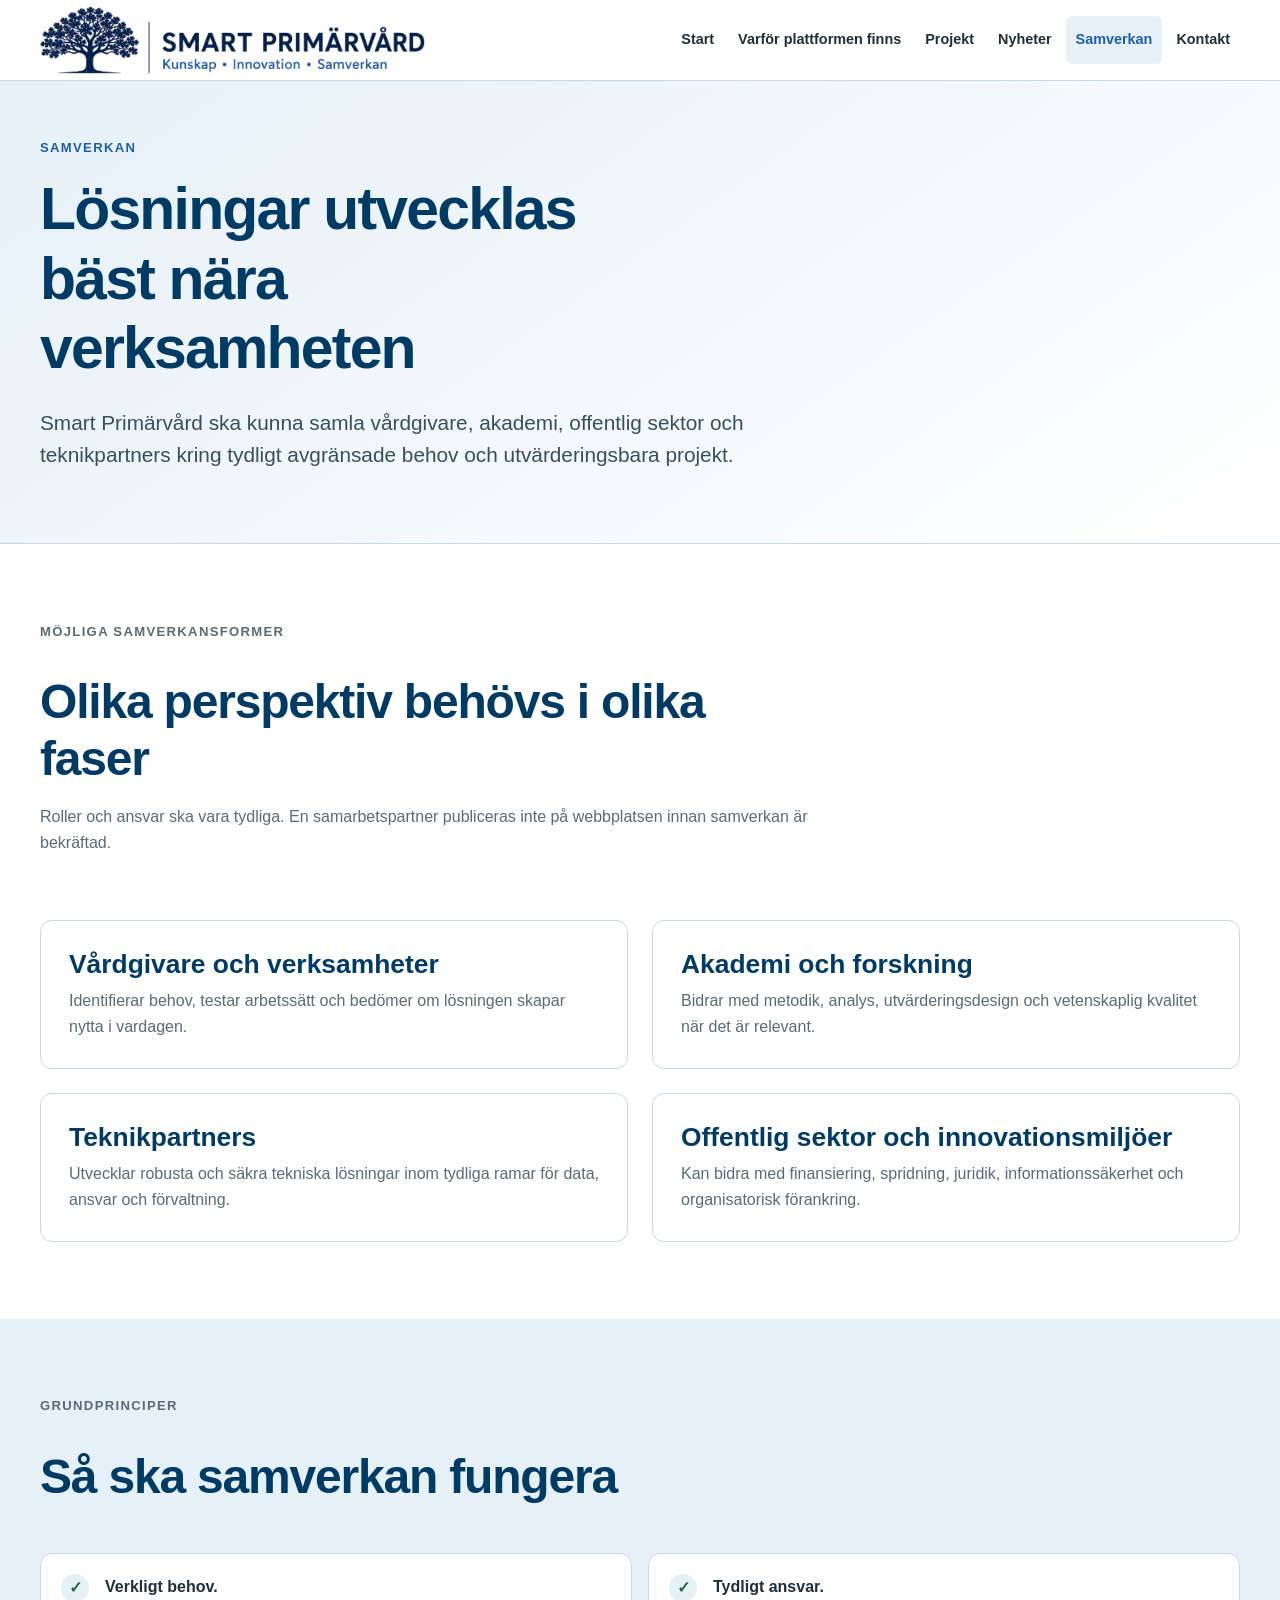
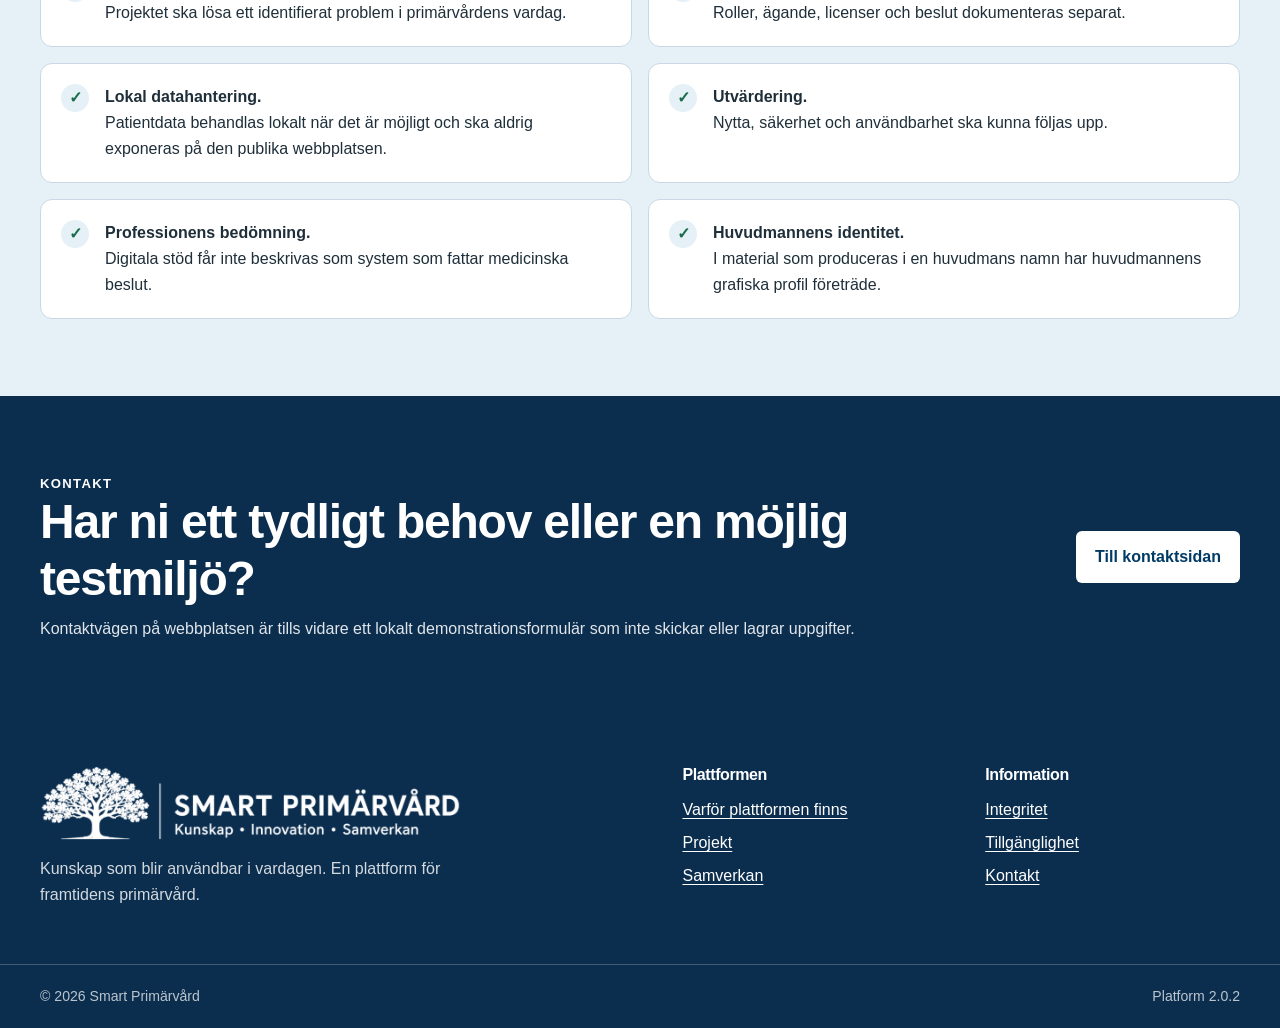
<file: samverkan.html>
<!doctype html>
<html lang="sv">
<head>
  <meta charset="utf-8">
  <meta name="viewport" content="width=device-width, initial-scale=1">
  <meta name="description" content="Principer och former för samverkan inom Smart Primärvård.">
  <meta name="theme-color" content="#003B66">
  <meta name="color-scheme" content="light">
  <meta property="og:locale" content="sv_SE">
  <meta property="og:type" content="website">
  <meta property="og:title" content="Samverkan | Smart Primärvård">
  <meta property="og:description" content="Principer och former för samverkan inom Smart Primärvård.">
  <meta property="og:image" content="https://smartprimarvard.github.io/smartprimarvard/assets/img/logo-horizontal.png">
  <link rel="canonical" href="https://smartprimarvard.github.io/smartprimarvard/samverkan.html">
  <link rel="icon" href="favicon.ico" sizes="any">
  <link rel="icon" type="image/png" href="assets/img/favicon-32.png" sizes="32x32">
  <link rel="apple-touch-icon" href="assets/img/apple-touch-icon.png">
  <link rel="manifest" href="site.webmanifest">
  <link rel="stylesheet" href="assets/css/styles.css">
  <script src="assets/js/main.js" defer></script>
  <title>Samverkan | Smart Primärvård</title>
</head>
<body class="">
<a class="skip-link" href="#main">Hoppa till huvudinnehållet</a>
<header class="site-header" data-header>
  <div class="header-inner">
    <a class="brand" href="index.html" aria-label="Smart Primärvård, startsida">
      <img src="assets/img/logo-horizontal.png" alt="Smart Primärvård – Kunskap, Innovation, Samverkan" width="1900" height="332">
    </a>
    <button class="nav-toggle" type="button" aria-expanded="false" aria-controls="main-nav">
      <span class="nav-toggle-icon" aria-hidden="true"></span><span>Meny</span>
    </button>
    <nav class="site-nav" id="main-nav" aria-label="Huvudnavigation">
      <a href="index.html">Start</a>
<a href="varfor.html">Varför plattformen finns</a>
<a href="projekt.html">Projekt</a>
<a href="nyheter.html">Nyheter</a>
<a href="samverkan.html" aria-current="page">Samverkan</a>
<a href="kontakt.html">Kontakt</a>
    </nav>
  </div>
</header>
<main id="main">

<section class="page-hero"><div class="page-hero-inner"><p class="eyebrow">Samverkan</p><h1>Lösningar utvecklas bäst nära verksamheten</h1><p class="lead">Smart Primärvård ska kunna samla vårdgivare, akademi, offentlig sektor och teknikpartners kring tydligt avgränsade behov och utvärderingsbara projekt.</p></div></section>
<section class="section"><div class="container"><div class="section-head"><p class="eyebrow">Möjliga samverkansformer</p><h2>Olika perspektiv behövs i olika faser</h2><p>Roller och ansvar ska vara tydliga. En samarbetspartner publiceras inte på webbplatsen innan samverkan är bekräftad.</p></div><div class="collab-grid">
<article class="collab-card"><h3>Vårdgivare och verksamheter</h3><p>Identifierar behov, testar arbetssätt och bedömer om lösningen skapar nytta i vardagen.</p></article>
<article class="collab-card"><h3>Akademi och forskning</h3><p>Bidrar med metodik, analys, utvärderingsdesign och vetenskaplig kvalitet när det är relevant.</p></article>
<article class="collab-card"><h3>Teknikpartners</h3><p>Utvecklar robusta och säkra tekniska lösningar inom tydliga ramar för data, ansvar och förvaltning.</p></article>
<article class="collab-card"><h3>Offentlig sektor och innovationsmiljöer</h3><p>Kan bidra med finansiering, spridning, juridik, informationssäkerhet och organisatorisk förankring.</p></article>
</div></div></section>
<section class="section section-subtle"><div class="container"><div class="section-head"><p class="eyebrow">Grundprinciper</p><h2>Så ska samverkan fungera</h2></div><ul class="principle-list">
<li><span class="check" aria-hidden="true">✓</span><span><strong>Verkligt behov.</strong><br>Projektet ska lösa ett identifierat problem i primärvårdens vardag.</span></li>
<li><span class="check" aria-hidden="true">✓</span><span><strong>Tydligt ansvar.</strong><br>Roller, ägande, licenser och beslut dokumenteras separat.</span></li>
<li><span class="check" aria-hidden="true">✓</span><span><strong>Lokal datahantering.</strong><br>Patientdata behandlas lokalt när det är möjligt och ska aldrig exponeras på den publika webbplatsen.</span></li>
<li><span class="check" aria-hidden="true">✓</span><span><strong>Utvärdering.</strong><br>Nytta, säkerhet och användbarhet ska kunna följas upp.</span></li>
<li><span class="check" aria-hidden="true">✓</span><span><strong>Professionens bedömning.</strong><br>Digitala stöd får inte beskrivas som system som fattar medicinska beslut.</span></li>
<li><span class="check" aria-hidden="true">✓</span><span><strong>Huvudmannens identitet.</strong><br>I material som produceras i en huvudmans namn har huvudmannens grafiska profil företräde.</span></li>
</ul></div></section>
<section class="section section-dark"><div class="container cta-band"><div><p class="eyebrow">Kontakt</p><h2>Har ni ett tydligt behov eller en möjlig testmiljö?</h2><p>Kontaktvägen på webbplatsen är tills vidare ett lokalt demonstrationsformulär som inte skickar eller lagrar uppgifter.</p></div><a class="button button-light" href="kontakt.html">Till kontaktsidan</a></div></section>

</main>
<footer class="site-footer">
  <div class="footer-inner">
    <div class="footer-brand">
      <img src="assets/img/logo-horizontal-white.png" alt="Smart Primärvård" width="1900" height="332">
      <p>Kunskap som blir användbar i vardagen. En plattform för framtidens primärvård.</p>
    </div>
    <div>
      <h2>Plattformen</h2>
      <a href="varfor.html">Varför plattformen finns</a>
      <a href="projekt.html">Projekt</a>
      <a href="samverkan.html">Samverkan</a>
    </div>
    <div>
      <h2>Information</h2>
      <a href="integritet.html">Integritet</a>
      <a href="tillganglighet.html">Tillgänglighet</a>
      <a href="kontakt.html">Kontakt</a>
    </div>
  </div>
  <div class="footer-bottom">
    <span>© <span data-year>2026</span> Smart Primärvård</span>
    <span>Platform 2.0.2</span>
  </div>
</footer>
</body>
</html>
</file>
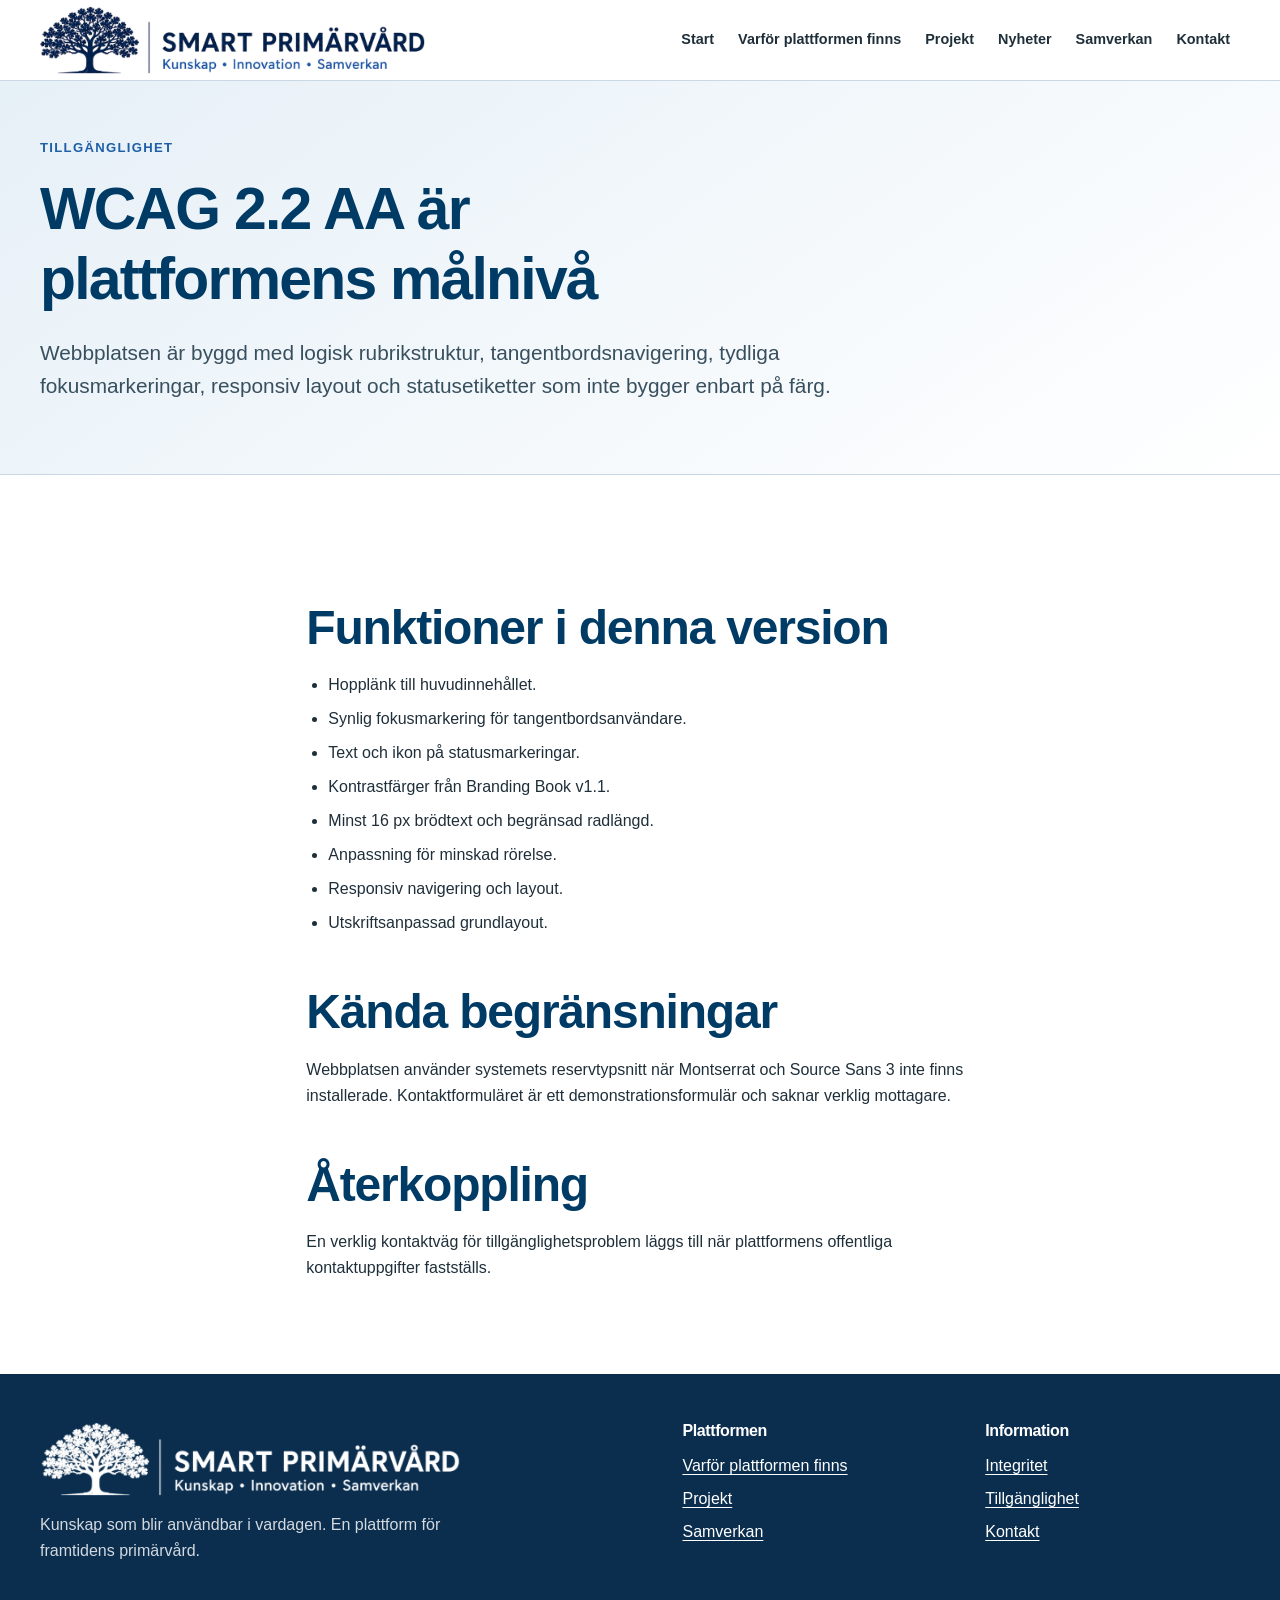
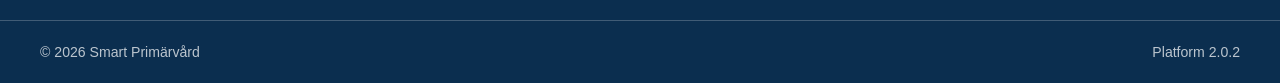
<file: tillganglighet.html>
<!doctype html>
<html lang="sv">
<head>
  <meta charset="utf-8">
  <meta name="viewport" content="width=device-width, initial-scale=1">
  <meta name="description" content="Tillgänglighetsinformation för Smart Primärvårds webbplats.">
  <meta name="theme-color" content="#003B66">
  <meta name="color-scheme" content="light">
  <meta property="og:locale" content="sv_SE">
  <meta property="og:type" content="website">
  <meta property="og:title" content="Tillgänglighet | Smart Primärvård">
  <meta property="og:description" content="Tillgänglighetsinformation för Smart Primärvårds webbplats.">
  <meta property="og:image" content="https://smartprimarvard.github.io/smartprimarvard/assets/img/logo-horizontal.png">
  <link rel="canonical" href="https://smartprimarvard.github.io/smartprimarvard/tillganglighet.html">
  <link rel="icon" href="favicon.ico" sizes="any">
  <link rel="icon" type="image/png" href="assets/img/favicon-32.png" sizes="32x32">
  <link rel="apple-touch-icon" href="assets/img/apple-touch-icon.png">
  <link rel="manifest" href="site.webmanifest">
  <link rel="stylesheet" href="assets/css/styles.css">
  <script src="assets/js/main.js" defer></script>
  <title>Tillgänglighet | Smart Primärvård</title>
</head>
<body class="">
<a class="skip-link" href="#main">Hoppa till huvudinnehållet</a>
<header class="site-header" data-header>
  <div class="header-inner">
    <a class="brand" href="index.html" aria-label="Smart Primärvård, startsida">
      <img src="assets/img/logo-horizontal.png" alt="Smart Primärvård – Kunskap, Innovation, Samverkan" width="1900" height="332">
    </a>
    <button class="nav-toggle" type="button" aria-expanded="false" aria-controls="main-nav">
      <span class="nav-toggle-icon" aria-hidden="true"></span><span>Meny</span>
    </button>
    <nav class="site-nav" id="main-nav" aria-label="Huvudnavigation">
      <a href="index.html">Start</a>
<a href="varfor.html">Varför plattformen finns</a>
<a href="projekt.html">Projekt</a>
<a href="nyheter.html">Nyheter</a>
<a href="samverkan.html">Samverkan</a>
<a href="kontakt.html">Kontakt</a>
    </nav>
  </div>
</header>
<main id="main">

<section class="page-hero"><div class="page-hero-inner"><p class="eyebrow">Tillgänglighet</p><h1>WCAG 2.2 AA är plattformens målnivå</h1><p class="lead">Webbplatsen är byggd med logisk rubrikstruktur, tangentbordsnavigering, tydliga fokusmarkeringar, responsiv layout och statusetiketter som inte bygger enbart på färg.</p></div></section>
<section class="section"><div class="container prose"><h2>Funktioner i denna version</h2><ul><li>Hopplänk till huvudinnehållet.</li><li>Synlig fokusmarkering för tangentbordsanvändare.</li><li>Text och ikon på statusmarkeringar.</li><li>Kontrastfärger från Branding Book v1.1.</li><li>Minst 16 px brödtext och begränsad radlängd.</li><li>Anpassning för minskad rörelse.</li><li>Responsiv navigering och layout.</li><li>Utskriftsanpassad grundlayout.</li></ul><h2>Kända begränsningar</h2><p>Webbplatsen använder systemets reservtypsnitt när Montserrat och Source Sans 3 inte finns installerade. Kontaktformuläret är ett demonstrationsformulär och saknar verklig mottagare.</p><h2>Återkoppling</h2><p>En verklig kontaktväg för tillgänglighetsproblem läggs till när plattformens offentliga kontaktuppgifter fastställs.</p></div></section>

</main>
<footer class="site-footer">
  <div class="footer-inner">
    <div class="footer-brand">
      <img src="assets/img/logo-horizontal-white.png" alt="Smart Primärvård" width="1900" height="332">
      <p>Kunskap som blir användbar i vardagen. En plattform för framtidens primärvård.</p>
    </div>
    <div>
      <h2>Plattformen</h2>
      <a href="varfor.html">Varför plattformen finns</a>
      <a href="projekt.html">Projekt</a>
      <a href="samverkan.html">Samverkan</a>
    </div>
    <div>
      <h2>Information</h2>
      <a href="integritet.html">Integritet</a>
      <a href="tillganglighet.html">Tillgänglighet</a>
      <a href="kontakt.html">Kontakt</a>
    </div>
  </div>
  <div class="footer-bottom">
    <span>© <span data-year>2026</span> Smart Primärvård</span>
    <span>Platform 2.0.2</span>
  </div>
</footer>
</body>
</html>
</file>
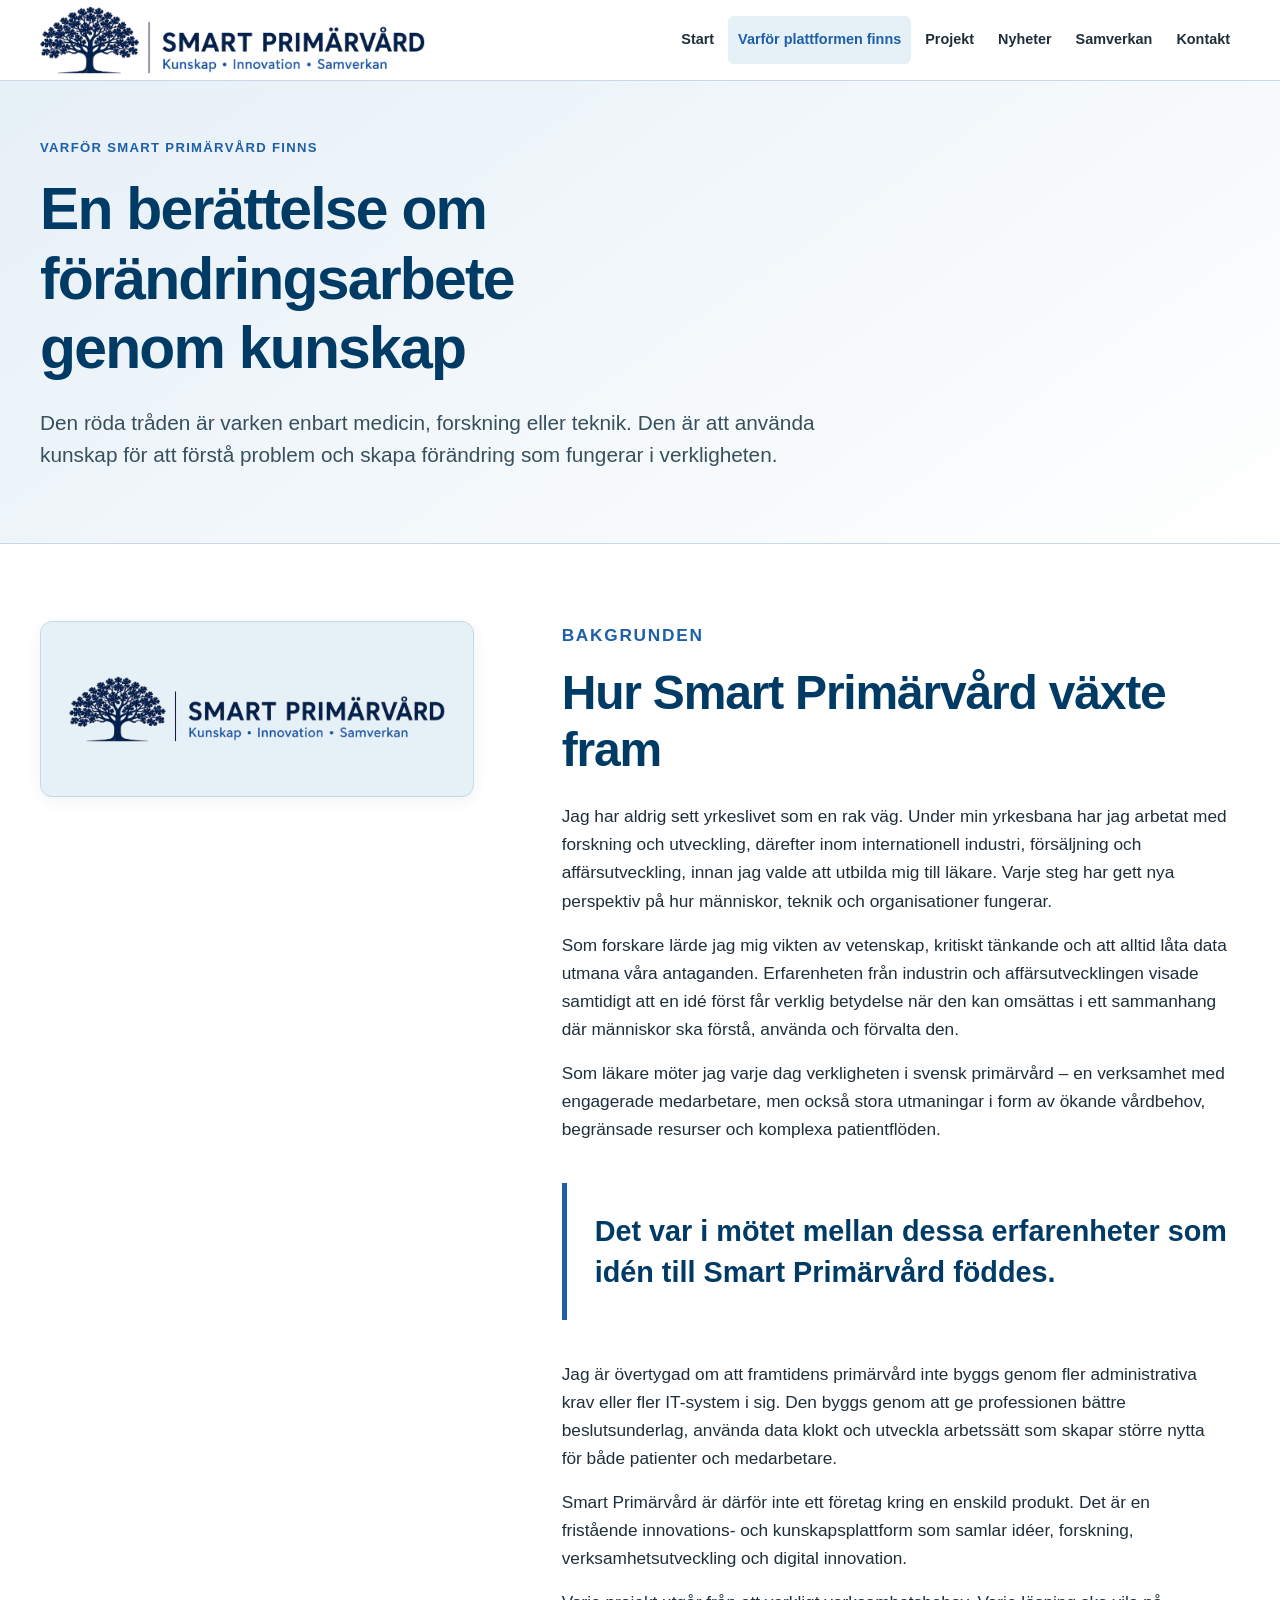
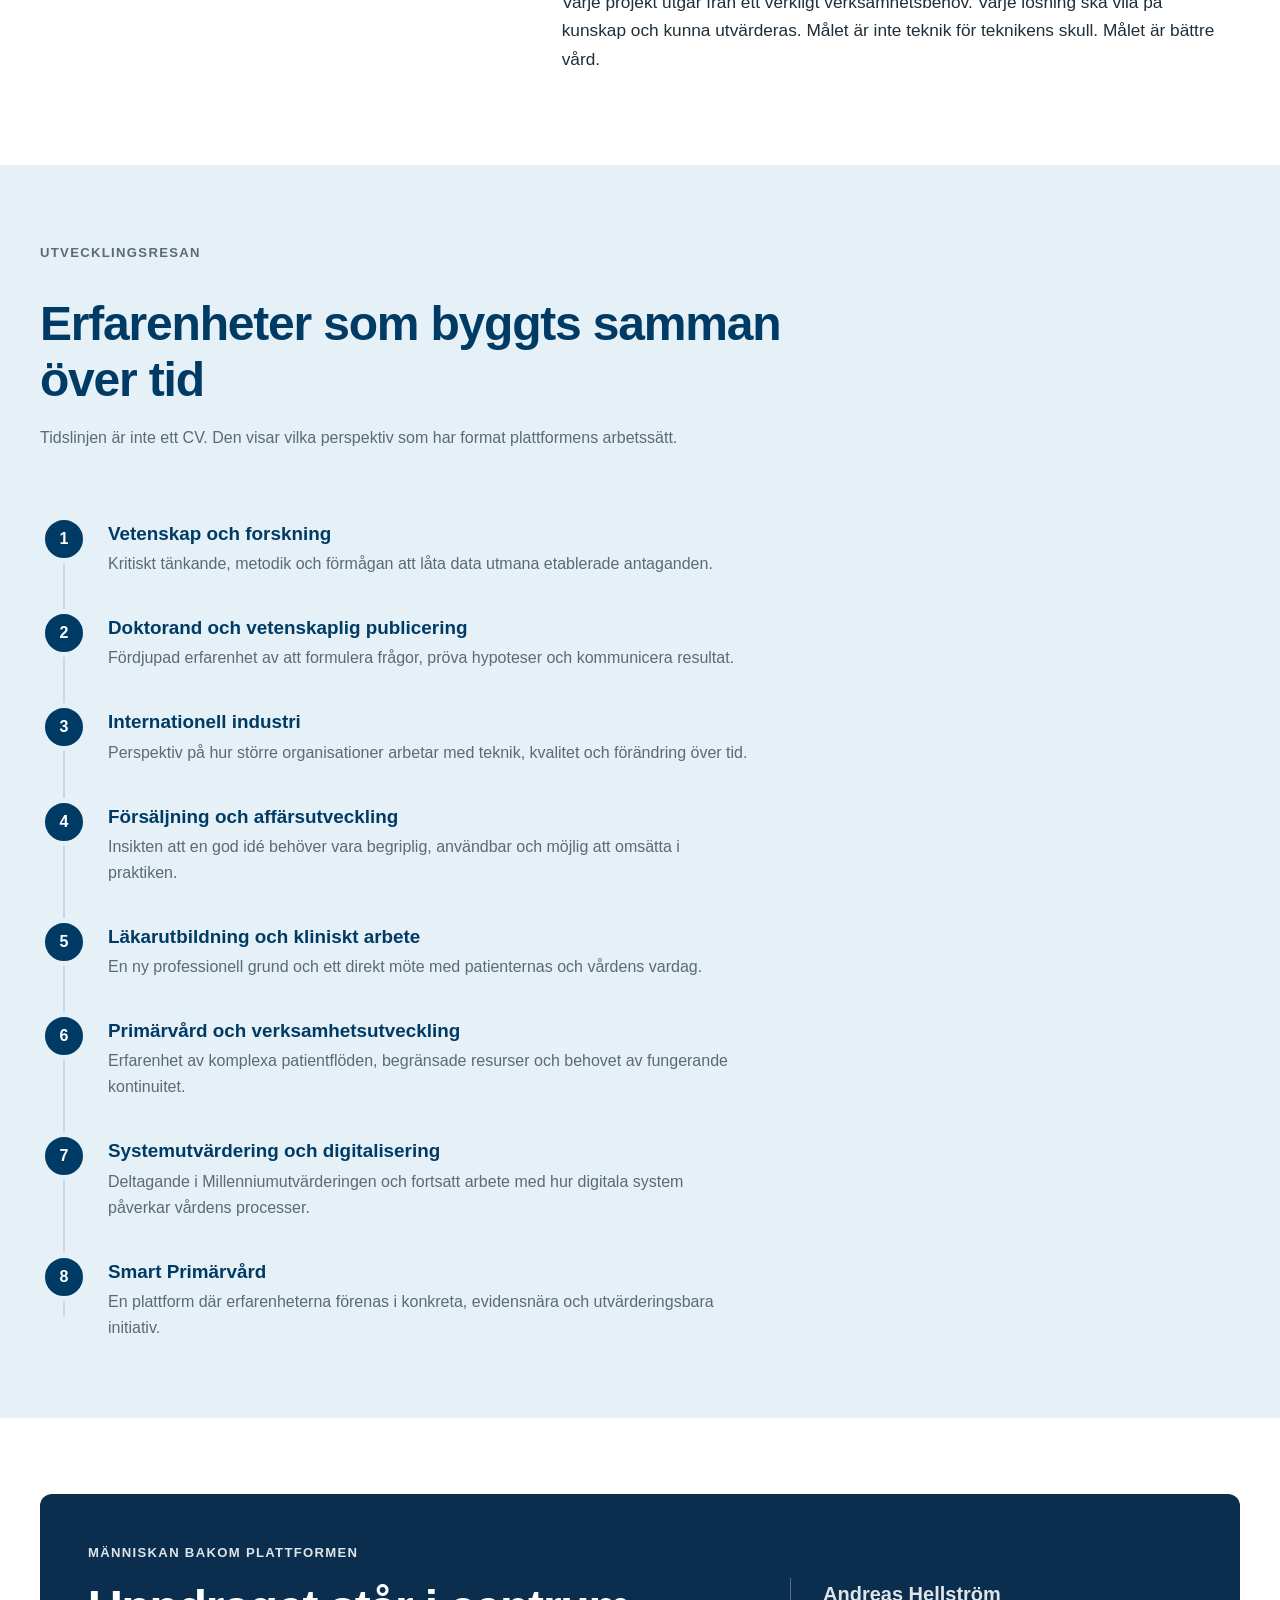
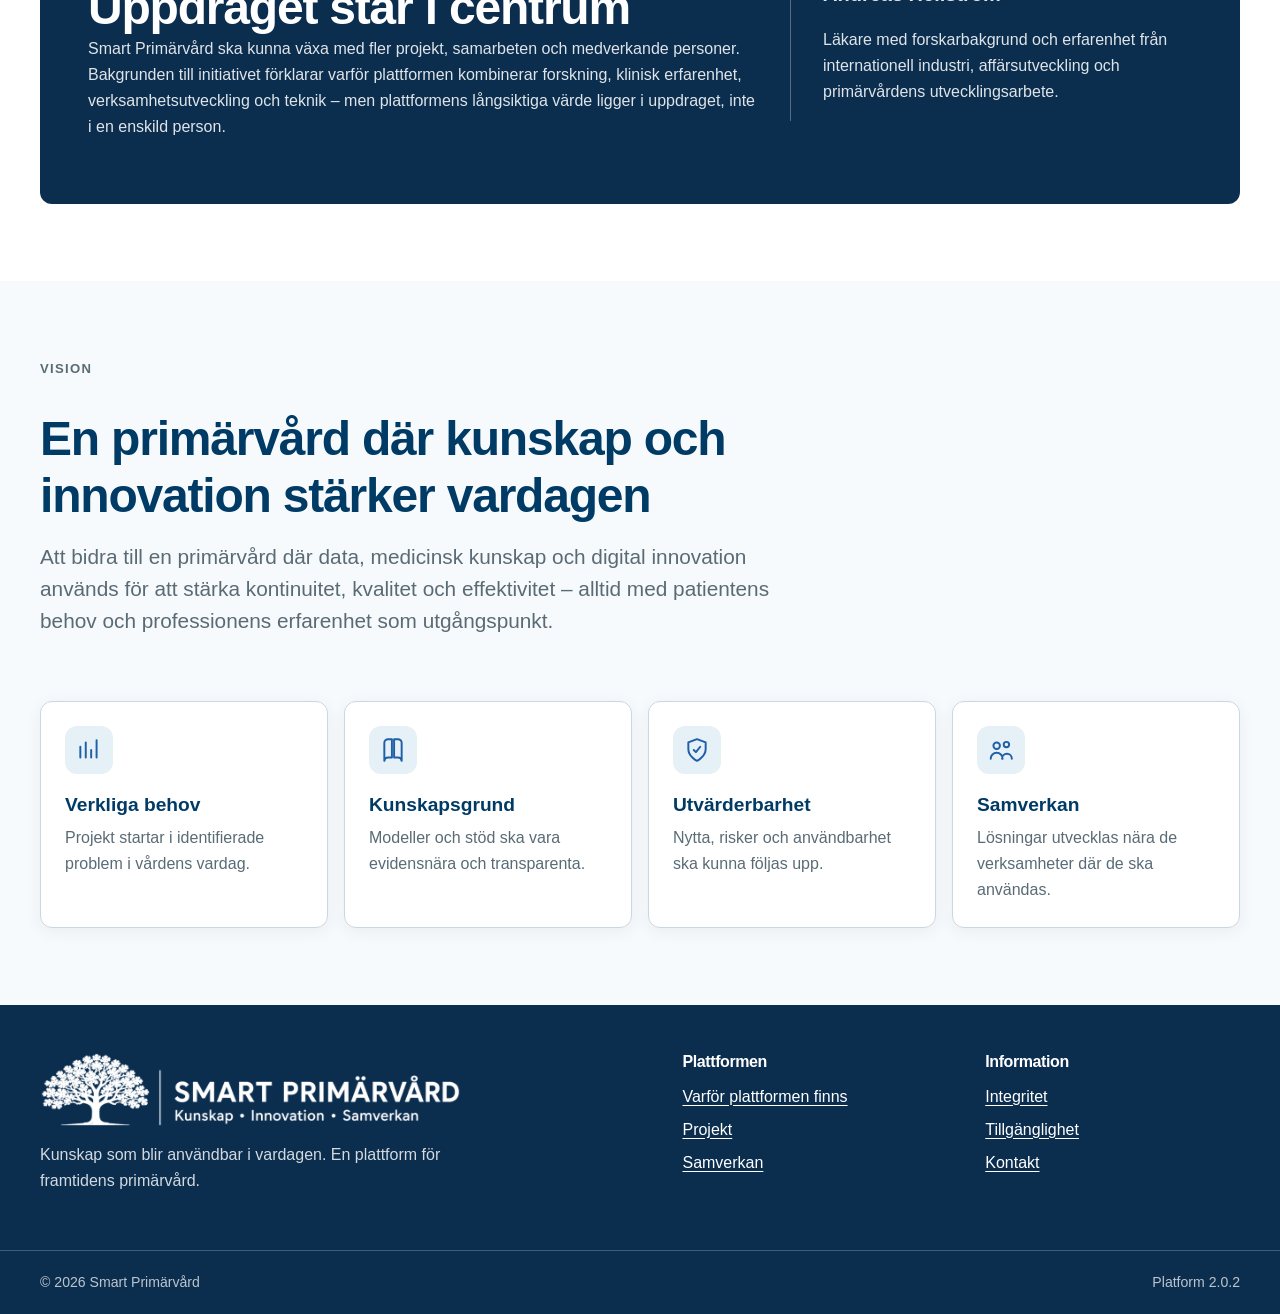
<file: varfor.html>
<!doctype html>
<html lang="sv">
<head>
  <meta charset="utf-8">
  <meta name="viewport" content="width=device-width, initial-scale=1">
  <meta name="description" content="Hur Smart Primärvård växte fram och vilka erfarenheter, principer och mål som formar plattformen.">
  <meta name="theme-color" content="#003B66">
  <meta name="color-scheme" content="light">
  <meta property="og:locale" content="sv_SE">
  <meta property="og:type" content="website">
  <meta property="og:title" content="Varför Smart Primärvård finns">
  <meta property="og:description" content="Hur Smart Primärvård växte fram och vilka erfarenheter, principer och mål som formar plattformen.">
  <meta property="og:image" content="https://smartprimarvard.github.io/smartprimarvard/assets/img/logo-horizontal.png">
  <link rel="canonical" href="https://smartprimarvard.github.io/smartprimarvard/varfor.html">
  <link rel="icon" href="favicon.ico" sizes="any">
  <link rel="icon" type="image/png" href="assets/img/favicon-32.png" sizes="32x32">
  <link rel="apple-touch-icon" href="assets/img/apple-touch-icon.png">
  <link rel="manifest" href="site.webmanifest">
  <link rel="stylesheet" href="assets/css/styles.css">
  <script src="assets/js/main.js" defer></script>
  <title>Varför Smart Primärvård finns</title>
</head>
<body class="">
<a class="skip-link" href="#main">Hoppa till huvudinnehållet</a>
<header class="site-header" data-header>
  <div class="header-inner">
    <a class="brand" href="index.html" aria-label="Smart Primärvård, startsida">
      <img src="assets/img/logo-horizontal.png" alt="Smart Primärvård – Kunskap, Innovation, Samverkan" width="1900" height="332">
    </a>
    <button class="nav-toggle" type="button" aria-expanded="false" aria-controls="main-nav">
      <span class="nav-toggle-icon" aria-hidden="true"></span><span>Meny</span>
    </button>
    <nav class="site-nav" id="main-nav" aria-label="Huvudnavigation">
      <a href="index.html">Start</a>
<a href="varfor.html" aria-current="page">Varför plattformen finns</a>
<a href="projekt.html">Projekt</a>
<a href="nyheter.html">Nyheter</a>
<a href="samverkan.html">Samverkan</a>
<a href="kontakt.html">Kontakt</a>
    </nav>
  </div>
</header>
<main id="main">

<section class="page-hero">
  <div class="page-hero-inner">
    <p class="eyebrow">Varför Smart Primärvård finns</p>
    <h1>En berättelse om förändringsarbete genom kunskap</h1>
    <p class="lead">Den röda tråden är varken enbart medicin, forskning eller teknik. Den är att använda kunskap för att förstå problem och skapa förändring som fungerar i verkligheten.</p>
  </div>
</section>

<section class="section">
  <div class="container story-layout">
    <aside class="story-aside" aria-label="Smart Primärvårds logotyp">
      <div class="story-brand-panel">
        <img src="assets/img/logo-horizontal.png" alt="Smart Primärvård – Kunskap, Innovation, Samverkan" width="1900" height="332">
      </div>
    </aside>
    <article class="story-copy">
      <p class="eyebrow">Bakgrunden</p>
      <h2>Hur Smart Primärvård växte fram</h2>
      <p>Jag har aldrig sett yrkeslivet som en rak väg. Under min yrkesbana har jag arbetat med forskning och utveckling, därefter inom internationell industri, försäljning och affärsutveckling, innan jag valde att utbilda mig till läkare. Varje steg har gett nya perspektiv på hur människor, teknik och organisationer fungerar.</p>
      <p>Som forskare lärde jag mig vikten av vetenskap, kritiskt tänkande och att alltid låta data utmana våra antaganden. Erfarenheten från industrin och affärsutvecklingen visade samtidigt att en idé först får verklig betydelse när den kan omsättas i ett sammanhang där människor ska förstå, använda och förvalta den.</p>
      <p>Som läkare möter jag varje dag verkligheten i svensk primärvård – en verksamhet med engagerade medarbetare, men också stora utmaningar i form av ökande vårdbehov, begränsade resurser och komplexa patientflöden.</p>
      <blockquote class="pullquote">Det var i mötet mellan dessa erfarenheter som idén till Smart Primärvård föddes.</blockquote>
      <p>Jag är övertygad om att framtidens primärvård inte byggs genom fler administrativa krav eller fler IT-system i sig. Den byggs genom att ge professionen bättre beslutsunderlag, använda data klokt och utveckla arbetssätt som skapar större nytta för både patienter och medarbetare.</p>
      <p>Smart Primärvård är därför inte ett företag kring en enskild produkt. Det är en fristående innovations- och kunskapsplattform som samlar idéer, forskning, verksamhetsutveckling och digital innovation.</p>
      <p>Varje projekt utgår från ett verkligt verksamhetsbehov. Varje lösning ska vila på kunskap och kunna utvärderas. Målet är inte teknik för teknikens skull. Målet är bättre vård.</p>
    </article>
  </div>
</section>

<section class="section section-subtle">
  <div class="container">
    <div class="section-head"><p class="eyebrow">Utvecklingsresan</p><h2>Erfarenheter som byggts samman över tid</h2><p>Tidslinjen är inte ett CV. Den visar vilka perspektiv som har format plattformens arbetssätt.</p></div>
    <ol class="journey"><li class="journey-item"><span class="journey-marker" aria-hidden="true">1</span><div class="journey-content"><h3>Vetenskap och forskning</h3><p>Kritiskt tänkande, metodik och förmågan att låta data utmana etablerade antaganden.</p></div></li><li class="journey-item"><span class="journey-marker" aria-hidden="true">2</span><div class="journey-content"><h3>Doktorand och vetenskaplig publicering</h3><p>Fördjupad erfarenhet av att formulera frågor, pröva hypoteser och kommunicera resultat.</p></div></li><li class="journey-item"><span class="journey-marker" aria-hidden="true">3</span><div class="journey-content"><h3>Internationell industri</h3><p>Perspektiv på hur större organisationer arbetar med teknik, kvalitet och förändring över tid.</p></div></li><li class="journey-item"><span class="journey-marker" aria-hidden="true">4</span><div class="journey-content"><h3>Försäljning och affärsutveckling</h3><p>Insikten att en god idé behöver vara begriplig, användbar och möjlig att omsätta i praktiken.</p></div></li><li class="journey-item"><span class="journey-marker" aria-hidden="true">5</span><div class="journey-content"><h3>Läkarutbildning och kliniskt arbete</h3><p>En ny professionell grund och ett direkt möte med patienternas och vårdens vardag.</p></div></li><li class="journey-item"><span class="journey-marker" aria-hidden="true">6</span><div class="journey-content"><h3>Primärvård och verksamhetsutveckling</h3><p>Erfarenhet av komplexa patientflöden, begränsade resurser och behovet av fungerande kontinuitet.</p></div></li><li class="journey-item"><span class="journey-marker" aria-hidden="true">7</span><div class="journey-content"><h3>Systemutvärdering och digitalisering</h3><p>Deltagande i Millenniumutvärderingen och fortsatt arbete med hur digitala system påverkar vårdens processer.</p></div></li><li class="journey-item"><span class="journey-marker" aria-hidden="true">8</span><div class="journey-content"><h3>Smart Primärvård</h3><p>En plattform där erfarenheterna förenas i konkreta, evidensnära och utvärderingsbara initiativ.</p></div></li></ol>
  </div>
</section>

<section class="section">
  <div class="container">
    <div class="founder-card">
      <div><p class="eyebrow">Människan bakom plattformen</p><h2>Uppdraget står i centrum</h2><p>Smart Primärvård ska kunna växa med fler projekt, samarbeten och medverkande personer. Bakgrunden till initiativet förklarar varför plattformen kombinerar forskning, klinisk erfarenhet, verksamhetsutveckling och teknik – men plattformens långsiktiga värde ligger i uppdraget, inte i en enskild person.</p></div>
      <div class="founder-meta"><p class="founder-name">Andreas Hellström</p><p>Läkare med forskarbakgrund och erfarenhet från internationell industri, affärsutveckling och primärvårdens utvecklingsarbete.</p></div>
    </div>
  </div>
</section>

<section class="section section-soft">
  <div class="container">
    <div class="section-head"><p class="eyebrow">Vision</p><h2>En primärvård där kunskap och innovation stärker vardagen</h2><p class="lead">Att bidra till en primärvård där data, medicinsk kunskap och digital innovation används för att stärka kontinuitet, kvalitet och effektivitet – alltid med patientens behov och professionens erfarenhet som utgångspunkt.</p></div>
    <div class="focus-grid">
      <article class="focus-card"><div class="focus-icon"><svg aria-hidden="true" viewBox="0 0 24 24"><path d="M4 19V9m5 10V5m5 14v-7m5 7V3"/></svg></div><h3>Verkliga behov</h3><p>Projekt startar i identifierade problem i vårdens vardag.</p></article>
      <article class="focus-card"><div class="focus-icon"><svg aria-hidden="true" viewBox="0 0 24 24"><path d="M4 5.5A3.5 3.5 0 0 1 7.5 2H11v17H7.5A3.5 3.5 0 0 0 4 22V5.5Zm16 0A3.5 3.5 0 0 0 16.5 2H13v17h3.5A3.5 3.5 0 0 1 20 22V5.5Z"/></svg></div><h3>Kunskapsgrund</h3><p>Modeller och stöd ska vara evidensnära och transparenta.</p></article>
      <article class="focus-card"><div class="focus-icon"><svg aria-hidden="true" viewBox="0 0 24 24"><path d="M12 22s8-4 8-11V5l-8-3-8 3v6c0 7 8 11 8 11Z"/><path d="m9 12 2 2 4-5"/></svg></div><h3>Utvärderbarhet</h3><p>Nytta, risker och användbarhet ska kunna följas upp.</p></article>
      <article class="focus-card"><div class="focus-icon"><svg aria-hidden="true" viewBox="0 0 24 24"><circle cx="8" cy="8" r="3"/><circle cx="17" cy="7" r="2.5"/><path d="M2.5 20a5.5 5.5 0 0 1 11 0M13 20a4.5 4.5 0 0 1 9 0"/></svg></div><h3>Samverkan</h3><p>Lösningar utvecklas nära de verksamheter där de ska användas.</p></article>
    </div>
  </div>
</section>

</main>
<footer class="site-footer">
  <div class="footer-inner">
    <div class="footer-brand">
      <img src="assets/img/logo-horizontal-white.png" alt="Smart Primärvård" width="1900" height="332">
      <p>Kunskap som blir användbar i vardagen. En plattform för framtidens primärvård.</p>
    </div>
    <div>
      <h2>Plattformen</h2>
      <a href="varfor.html">Varför plattformen finns</a>
      <a href="projekt.html">Projekt</a>
      <a href="samverkan.html">Samverkan</a>
    </div>
    <div>
      <h2>Information</h2>
      <a href="integritet.html">Integritet</a>
      <a href="tillganglighet.html">Tillgänglighet</a>
      <a href="kontakt.html">Kontakt</a>
    </div>
  </div>
  <div class="footer-bottom">
    <span>© <span data-year>2026</span> Smart Primärvård</span>
    <span>Platform 2.0.2</span>
  </div>
</footer>
</body>
</html>
</file>
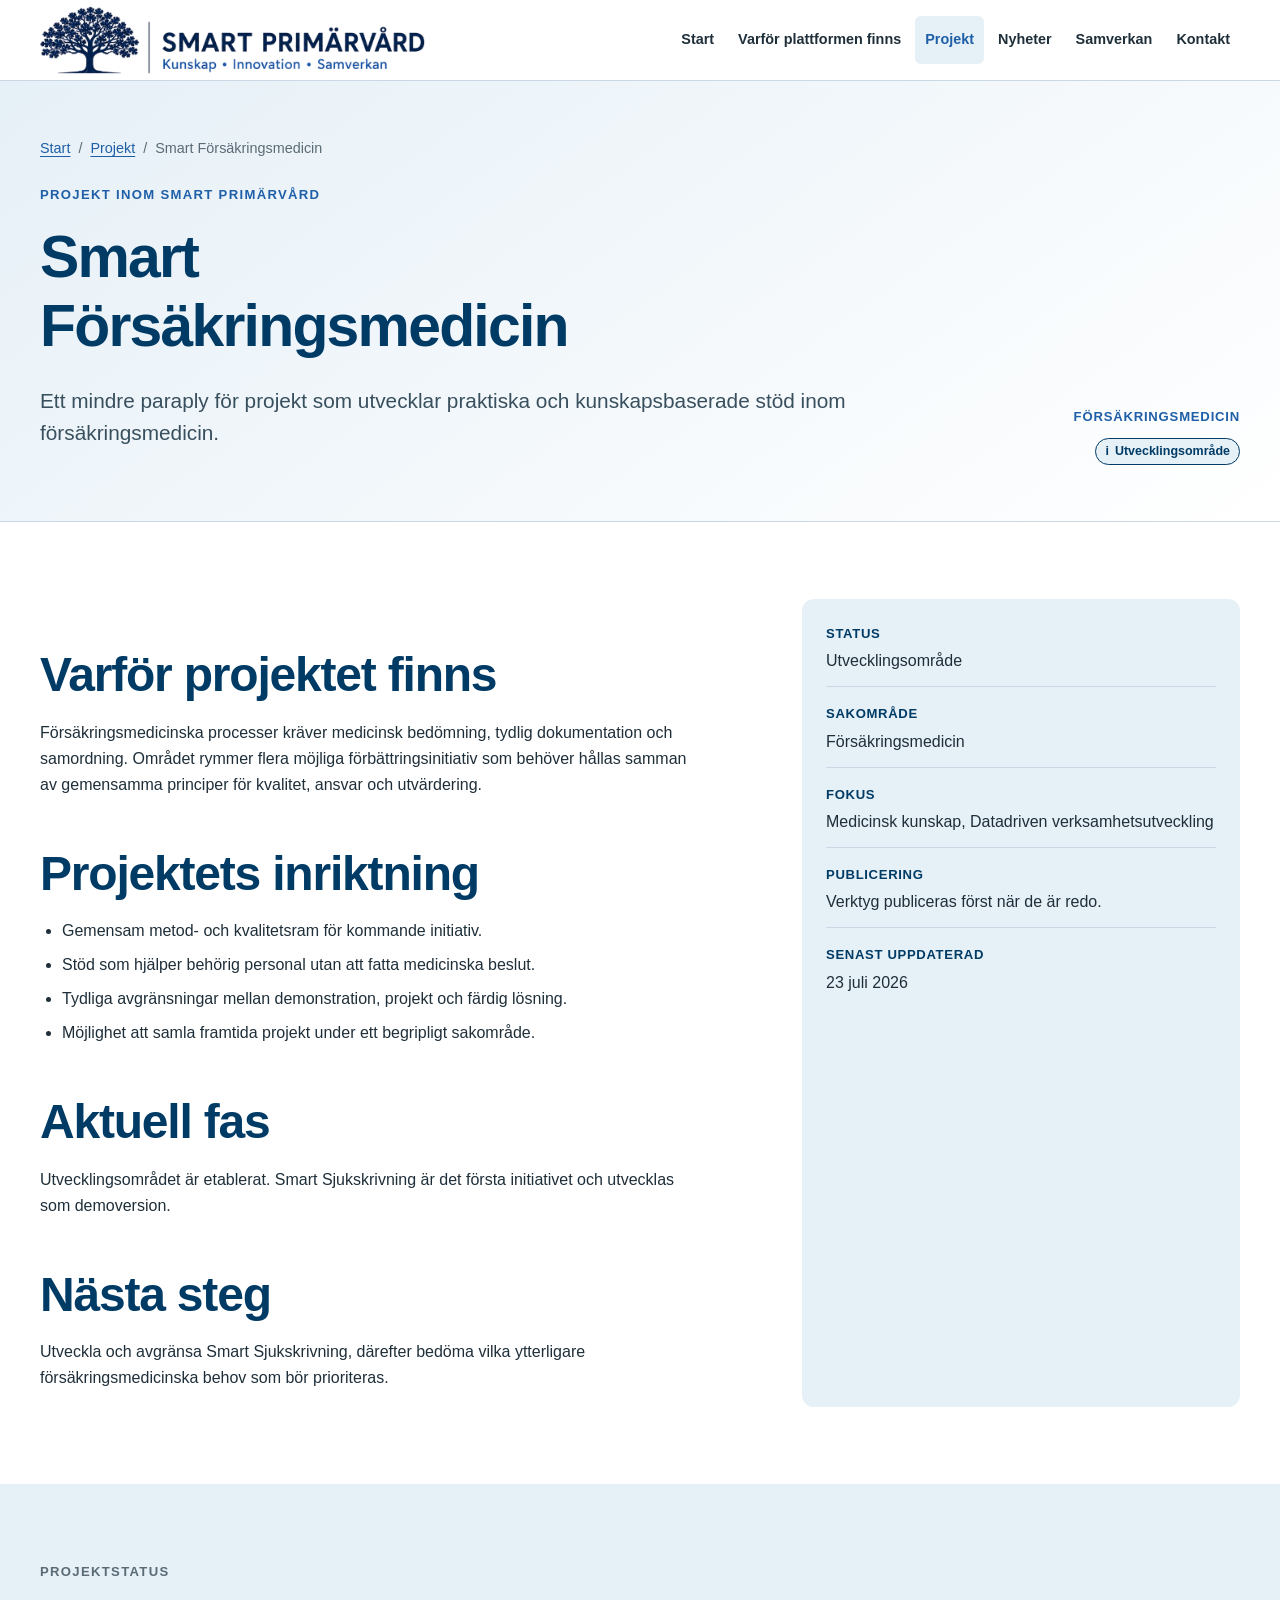
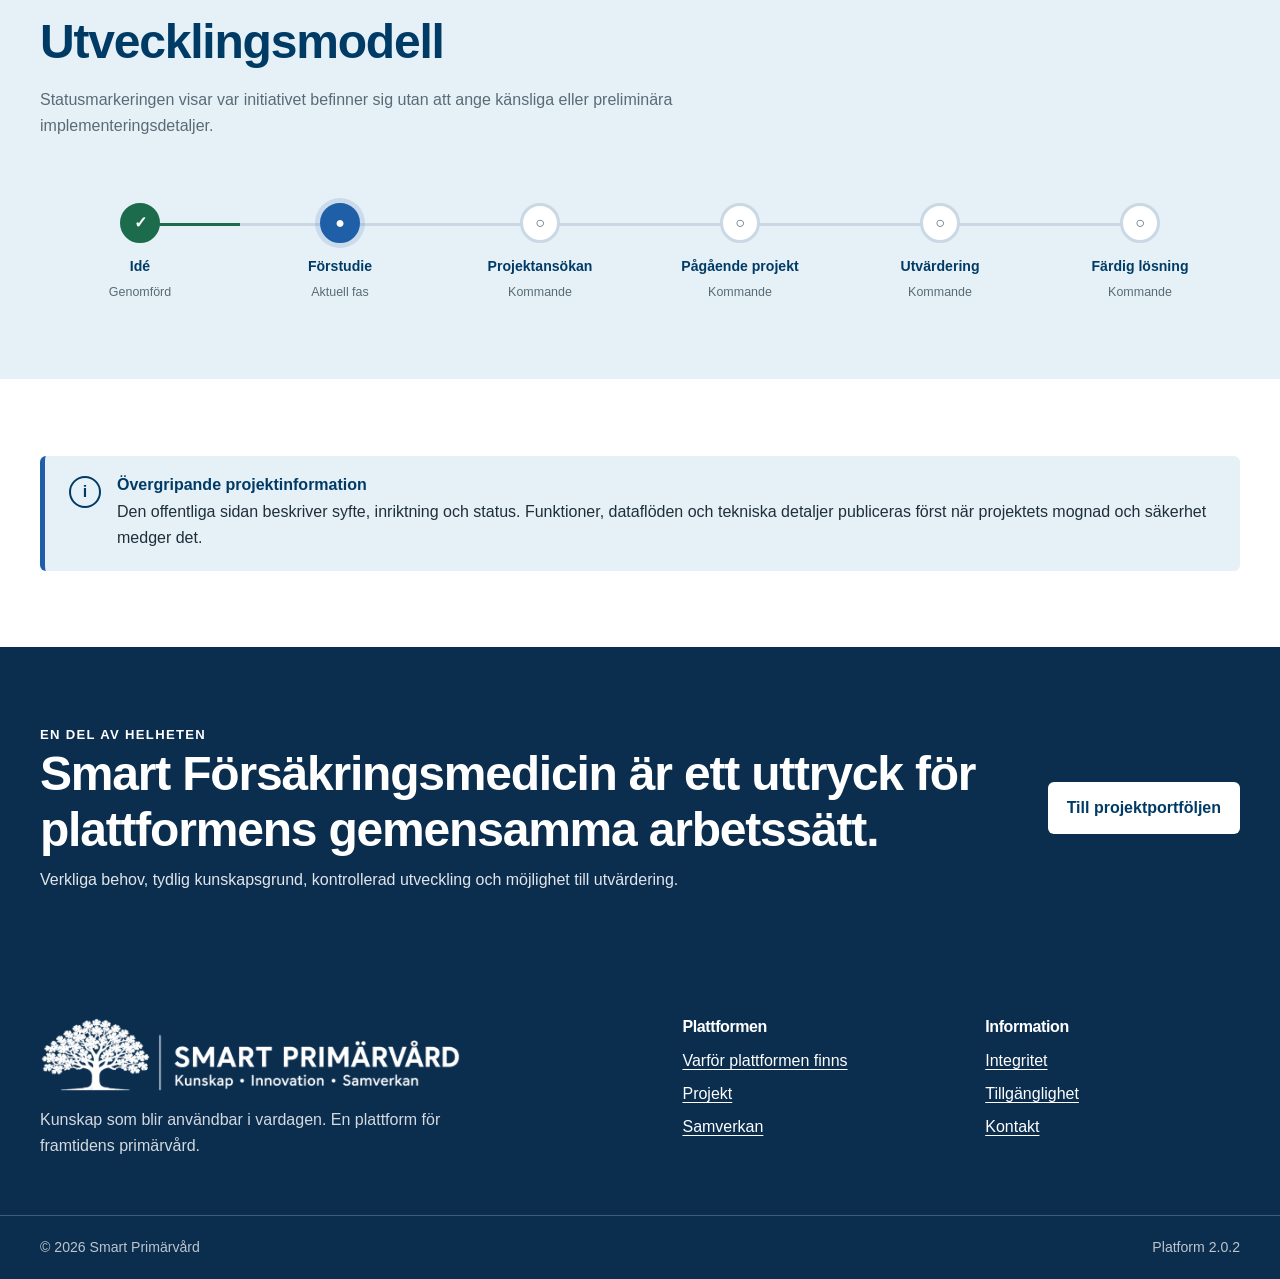
<file: projekt/smart-forsakringsmedicin.html>
<!doctype html>
<html lang="sv">
<head>
  <meta charset="utf-8">
  <meta name="viewport" content="width=device-width, initial-scale=1">
  <meta name="description" content="Ett mindre paraply för projekt som utvecklar kunskapsbaserade och praktiskt användbara stöd inom försäkringsmedicin.">
  <meta name="theme-color" content="#003B66">
  <meta name="color-scheme" content="light">
  <meta property="og:locale" content="sv_SE">
  <meta property="og:type" content="website">
  <meta property="og:title" content="Smart Försäkringsmedicin | Smart Primärvård">
  <meta property="og:description" content="Ett mindre paraply för projekt som utvecklar kunskapsbaserade och praktiskt användbara stöd inom försäkringsmedicin.">
  <meta property="og:image" content="https://smartprimarvard.github.io/smartprimarvard/assets/img/logo-horizontal.png">
  <link rel="canonical" href="https://smartprimarvard.github.io/smartprimarvard/projekt/smart-forsakringsmedicin.html">
  <link rel="icon" href="../favicon.ico" sizes="any">
  <link rel="icon" type="image/png" href="../assets/img/favicon-32.png" sizes="32x32">
  <link rel="apple-touch-icon" href="../assets/img/apple-touch-icon.png">
  <link rel="manifest" href="../site.webmanifest">
  <link rel="stylesheet" href="../assets/css/styles.css">
  <script src="../assets/js/main.js" defer></script>
  <title>Smart Försäkringsmedicin | Smart Primärvård</title>
</head>
<body class="">
<a class="skip-link" href="#main">Hoppa till huvudinnehållet</a>
<header class="site-header" data-header>
  <div class="header-inner">
    <a class="brand" href="../index.html" aria-label="Smart Primärvård, startsida">
      <img src="../assets/img/logo-horizontal.png" alt="Smart Primärvård – Kunskap, Innovation, Samverkan" width="1900" height="332">
    </a>
    <button class="nav-toggle" type="button" aria-expanded="false" aria-controls="main-nav">
      <span class="nav-toggle-icon" aria-hidden="true"></span><span>Meny</span>
    </button>
    <nav class="site-nav" id="main-nav" aria-label="Huvudnavigation">
      <a href="../index.html">Start</a>
<a href="../varfor.html">Varför plattformen finns</a>
<a href="../projekt.html" aria-current="page">Projekt</a>
<a href="../nyheter.html">Nyheter</a>
<a href="../samverkan.html">Samverkan</a>
<a href="../kontakt.html">Kontakt</a>
    </nav>
  </div>
</header>
<main id="main">

<section class="page-hero">
  <div class="page-hero-inner">
    <nav class="breadcrumbs" aria-label="Brödsmulor"><a href="../index.html">Start</a><span aria-hidden="true">/</span><a href="../projekt.html">Projekt</a><span aria-hidden="true">/</span><span aria-current="page">Smart Försäkringsmedicin</span></nav>
    <div class="project-header-grid"><div><p class="eyebrow">Projekt inom Smart Primärvård</p><h1>Smart Försäkringsmedicin</h1><p class="lead">Ett mindre paraply för projekt som utvecklar praktiska och kunskapsbaserade stöd inom försäkringsmedicin.</p></div><div class="project-header-meta"><span class="project-category">Försäkringsmedicin</span><span class="status-badge status-information"><span aria-hidden="true">i</span><span>Utvecklingsområde</span></span></div></div>
  </div>
</section>
<section class="section">
  <div class="container project-summary-grid">
    <article class="prose"><h2>Varför projektet finns</h2><p>Försäkringsmedicinska processer kräver medicinsk bedömning, tydlig dokumentation och samordning. Området rymmer flera möjliga förbättringsinitiativ som behöver hållas samman av gemensamma principer för kvalitet, ansvar och utvärdering.</p><h2>Projektets inriktning</h2><ul><li>Gemensam metod- och kvalitetsram för kommande initiativ.</li><li>Stöd som hjälper behörig personal utan att fatta medicinska beslut.</li><li>Tydliga avgränsningar mellan demonstration, projekt och färdig lösning.</li><li>Möjlighet att samla framtida projekt under ett begripligt sakområde.</li></ul><h2>Aktuell fas</h2><p>Utvecklingsområdet är etablerat. Smart Sjukskrivning är det första initiativet och utvecklas som demoversion.</p><h2>Nästa steg</h2><p>Utveckla och avgränsa Smart Sjukskrivning, därefter bedöma vilka ytterligare försäkringsmedicinska behov som bör prioriteras.</p></article>
    <aside class="project-facts" aria-label="Projektfakta"><dl><div><dt>Status</dt><dd>Utvecklingsområde</dd></div><div><dt>Sakområde</dt><dd>Försäkringsmedicin</dd></div><div><dt>Fokus</dt><dd>Medicinsk kunskap, Datadriven verksamhetsutveckling</dd></div><div><dt>Publicering</dt><dd>Verktyg publiceras först när de är redo.</dd></div><div><dt>Senast uppdaterad</dt><dd>23 juli 2026</dd></div></dl></aside>
  </div>
</section>
<section class="section section-subtle"><div class="container"><div class="section-head"><p class="eyebrow">Projektstatus</p><h2>Utvecklingsmodell</h2><p>Statusmarkeringen visar var initiativet befinner sig utan att ange känsliga eller preliminära implementeringsdetaljer.</p></div><ol class="project-timeline" aria-label="Projektets utvecklingsmodell"><li class="timeline-step timeline-complete">
          <span class="timeline-marker" aria-hidden="true">✓</span>
          <span class="timeline-name">Idé</span>
          <span class="timeline-state">Genomförd</span>
        </li><li class="timeline-step timeline-current">
          <span class="timeline-marker" aria-hidden="true">●</span>
          <span class="timeline-name">Förstudie</span>
          <span class="timeline-state">Aktuell fas</span>
        </li><li class="timeline-step timeline-future">
          <span class="timeline-marker" aria-hidden="true">○</span>
          <span class="timeline-name">Projektansökan</span>
          <span class="timeline-state">Kommande</span>
        </li><li class="timeline-step timeline-future">
          <span class="timeline-marker" aria-hidden="true">○</span>
          <span class="timeline-name">Pågående projekt</span>
          <span class="timeline-state">Kommande</span>
        </li><li class="timeline-step timeline-future">
          <span class="timeline-marker" aria-hidden="true">○</span>
          <span class="timeline-name">Utvärdering</span>
          <span class="timeline-state">Kommande</span>
        </li><li class="timeline-step timeline-future">
          <span class="timeline-marker" aria-hidden="true">○</span>
          <span class="timeline-name">Färdig lösning</span>
          <span class="timeline-state">Kommande</span>
        </li></ol></div></section>
<section class="section"><div class="container"><div class="info-box"><div class="info-box-icon" aria-hidden="true">i</div><div><h3>Övergripande projektinformation</h3><p>Den offentliga sidan beskriver syfte, inriktning och status. Funktioner, dataflöden och tekniska detaljer publiceras först när projektets mognad och säkerhet medger det.</p></div></div></div></section>
<section class="section section-dark"><div class="container cta-band"><div><p class="eyebrow">En del av helheten</p><h2>Smart Försäkringsmedicin är ett uttryck för plattformens gemensamma arbetssätt.</h2><p>Verkliga behov, tydlig kunskapsgrund, kontrollerad utveckling och möjlighet till utvärdering.</p></div><a class="button button-light" href="../projekt.html">Till projektportföljen</a></div></section>

</main>
<footer class="site-footer">
  <div class="footer-inner">
    <div class="footer-brand">
      <img src="../assets/img/logo-horizontal-white.png" alt="Smart Primärvård" width="1900" height="332">
      <p>Kunskap som blir användbar i vardagen. En plattform för framtidens primärvård.</p>
    </div>
    <div>
      <h2>Plattformen</h2>
      <a href="../varfor.html">Varför plattformen finns</a>
      <a href="../projekt.html">Projekt</a>
      <a href="../samverkan.html">Samverkan</a>
    </div>
    <div>
      <h2>Information</h2>
      <a href="../integritet.html">Integritet</a>
      <a href="../tillganglighet.html">Tillgänglighet</a>
      <a href="../kontakt.html">Kontakt</a>
    </div>
  </div>
  <div class="footer-bottom">
    <span>© <span data-year>2026</span> Smart Primärvård</span>
    <span>Platform 2.0.2</span>
  </div>
</footer>
</body>
</html>
</file>
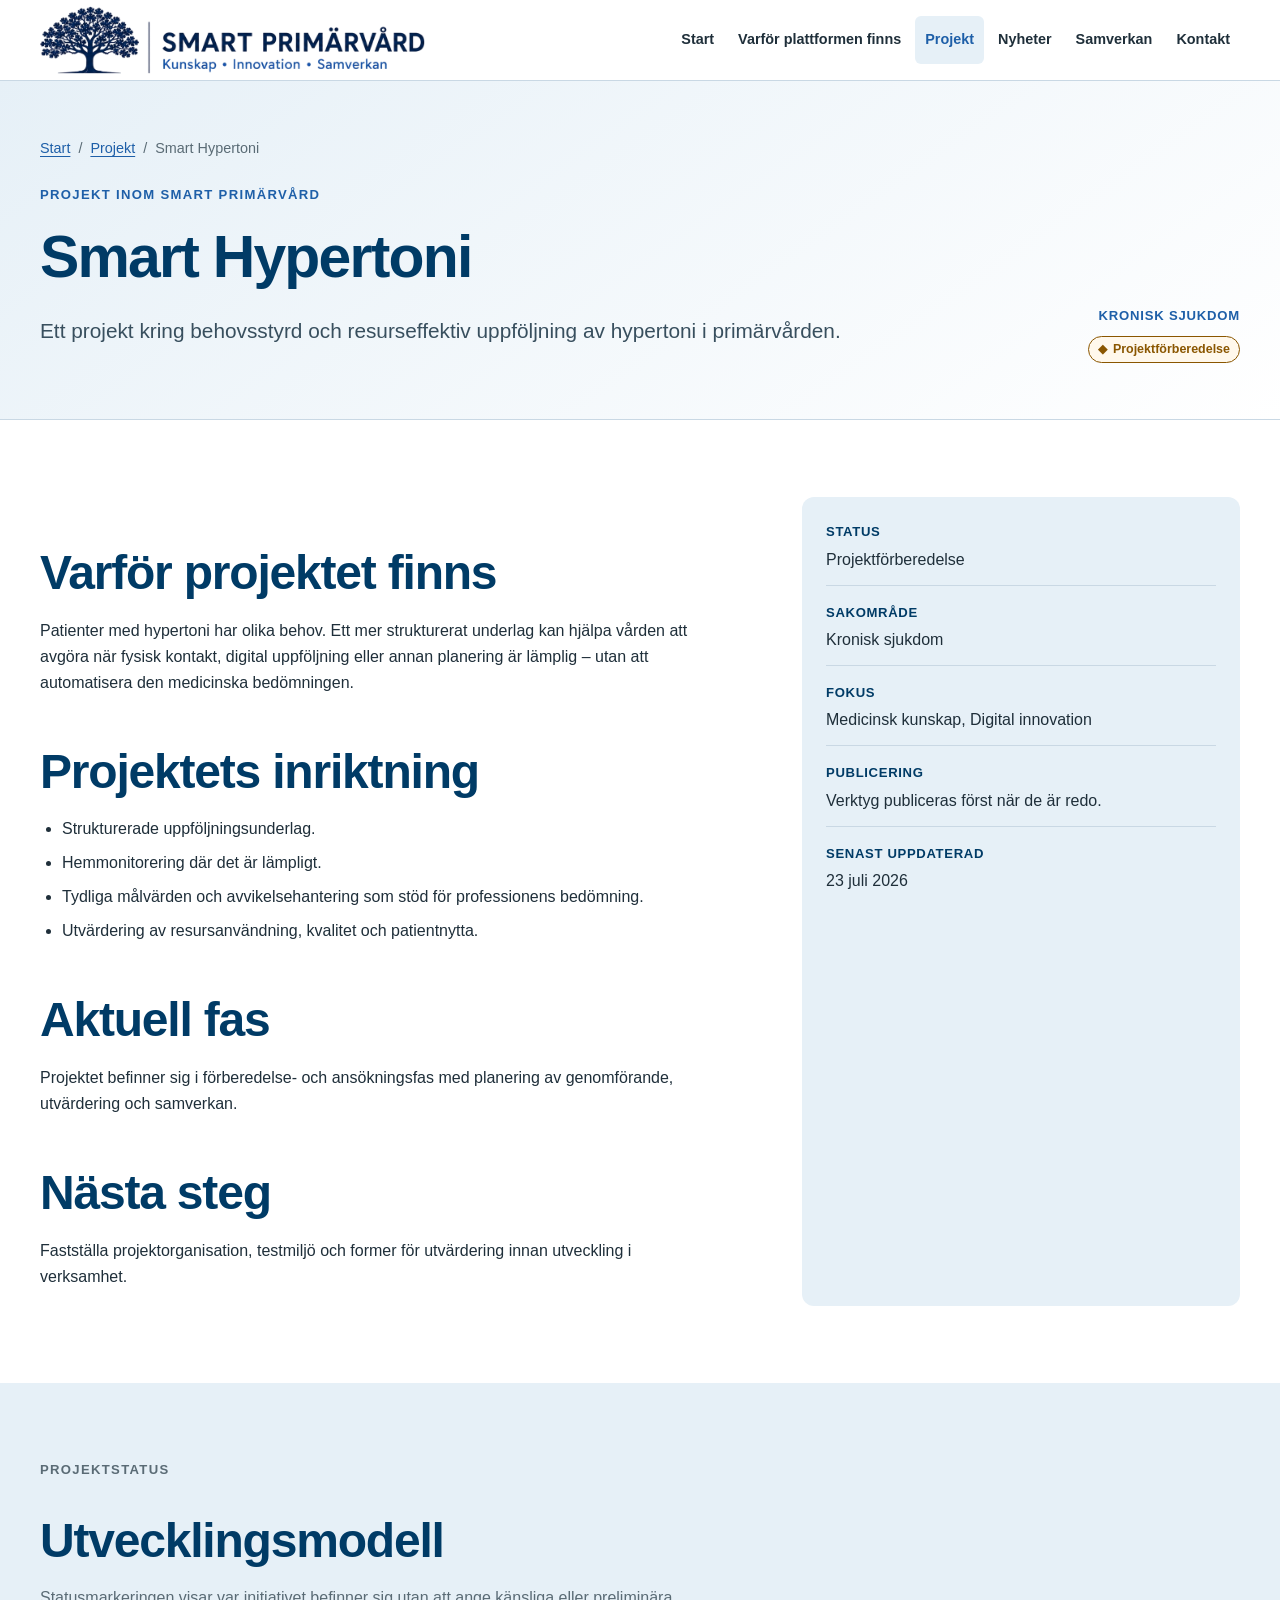
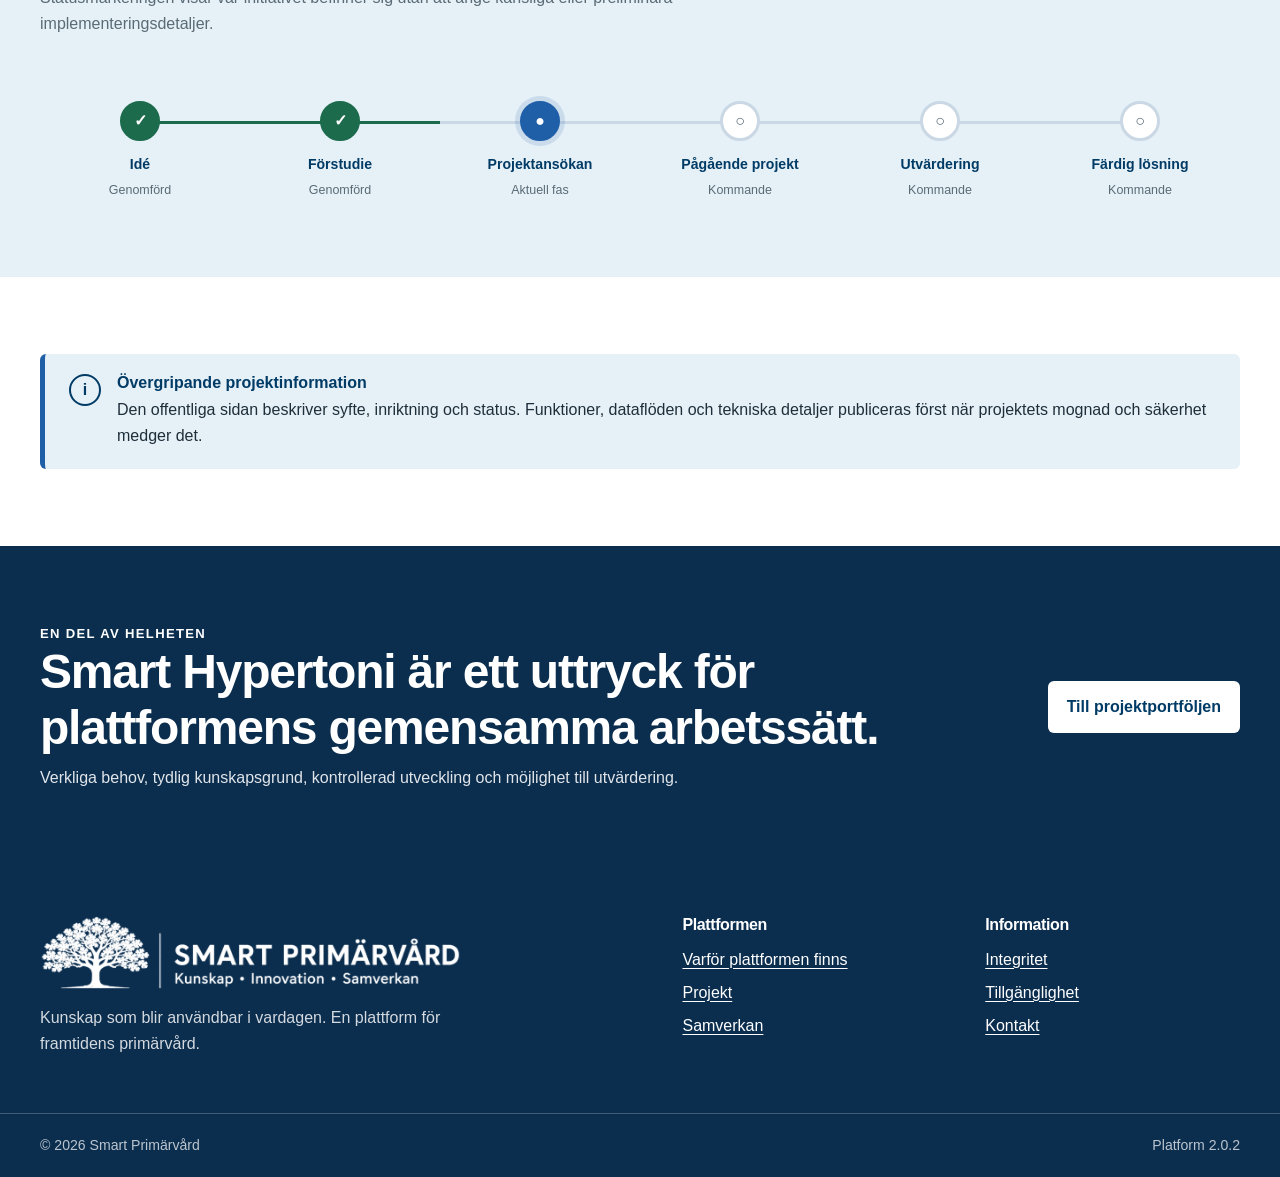
<file: projekt/smart-hypertoni.html>
<!doctype html>
<html lang="sv">
<head>
  <meta charset="utf-8">
  <meta name="viewport" content="width=device-width, initial-scale=1">
  <meta name="description" content="Ett projekt kring behovsstyrd och resurseffektiv uppföljning av hypertoni med tydliga bedömningsunderlag.">
  <meta name="theme-color" content="#003B66">
  <meta name="color-scheme" content="light">
  <meta property="og:locale" content="sv_SE">
  <meta property="og:type" content="website">
  <meta property="og:title" content="Smart Hypertoni | Smart Primärvård">
  <meta property="og:description" content="Ett projekt kring behovsstyrd och resurseffektiv uppföljning av hypertoni med tydliga bedömningsunderlag.">
  <meta property="og:image" content="https://smartprimarvard.github.io/smartprimarvard/assets/img/logo-horizontal.png">
  <link rel="canonical" href="https://smartprimarvard.github.io/smartprimarvard/projekt/smart-hypertoni.html">
  <link rel="icon" href="../favicon.ico" sizes="any">
  <link rel="icon" type="image/png" href="../assets/img/favicon-32.png" sizes="32x32">
  <link rel="apple-touch-icon" href="../assets/img/apple-touch-icon.png">
  <link rel="manifest" href="../site.webmanifest">
  <link rel="stylesheet" href="../assets/css/styles.css">
  <script src="../assets/js/main.js" defer></script>
  <title>Smart Hypertoni | Smart Primärvård</title>
</head>
<body class="">
<a class="skip-link" href="#main">Hoppa till huvudinnehållet</a>
<header class="site-header" data-header>
  <div class="header-inner">
    <a class="brand" href="../index.html" aria-label="Smart Primärvård, startsida">
      <img src="../assets/img/logo-horizontal.png" alt="Smart Primärvård – Kunskap, Innovation, Samverkan" width="1900" height="332">
    </a>
    <button class="nav-toggle" type="button" aria-expanded="false" aria-controls="main-nav">
      <span class="nav-toggle-icon" aria-hidden="true"></span><span>Meny</span>
    </button>
    <nav class="site-nav" id="main-nav" aria-label="Huvudnavigation">
      <a href="../index.html">Start</a>
<a href="../varfor.html">Varför plattformen finns</a>
<a href="../projekt.html" aria-current="page">Projekt</a>
<a href="../nyheter.html">Nyheter</a>
<a href="../samverkan.html">Samverkan</a>
<a href="../kontakt.html">Kontakt</a>
    </nav>
  </div>
</header>
<main id="main">

<section class="page-hero">
  <div class="page-hero-inner">
    <nav class="breadcrumbs" aria-label="Brödsmulor"><a href="../index.html">Start</a><span aria-hidden="true">/</span><a href="../projekt.html">Projekt</a><span aria-hidden="true">/</span><span aria-current="page">Smart Hypertoni</span></nav>
    <div class="project-header-grid"><div><p class="eyebrow">Projekt inom Smart Primärvård</p><h1>Smart Hypertoni</h1><p class="lead">Ett projekt kring behovsstyrd och resurseffektiv uppföljning av hypertoni i primärvården.</p></div><div class="project-header-meta"><span class="project-category">Kronisk sjukdom</span><span class="status-badge status-warning"><span aria-hidden="true">◆</span><span>Projektförberedelse</span></span></div></div>
  </div>
</section>
<section class="section">
  <div class="container project-summary-grid">
    <article class="prose"><h2>Varför projektet finns</h2><p>Patienter med hypertoni har olika behov. Ett mer strukturerat underlag kan hjälpa vården att avgöra när fysisk kontakt, digital uppföljning eller annan planering är lämplig – utan att automatisera den medicinska bedömningen.</p><h2>Projektets inriktning</h2><ul><li>Strukturerade uppföljningsunderlag.</li><li>Hemmonitorering där det är lämpligt.</li><li>Tydliga målvärden och avvikelsehantering som stöd för professionens bedömning.</li><li>Utvärdering av resursanvändning, kvalitet och patientnytta.</li></ul><h2>Aktuell fas</h2><p>Projektet befinner sig i förberedelse- och ansökningsfas med planering av genomförande, utvärdering och samverkan.</p><h2>Nästa steg</h2><p>Fastställa projektorganisation, testmiljö och former för utvärdering innan utveckling i verksamhet.</p></article>
    <aside class="project-facts" aria-label="Projektfakta"><dl><div><dt>Status</dt><dd>Projektförberedelse</dd></div><div><dt>Sakområde</dt><dd>Kronisk sjukdom</dd></div><div><dt>Fokus</dt><dd>Medicinsk kunskap, Digital innovation</dd></div><div><dt>Publicering</dt><dd>Verktyg publiceras först när de är redo.</dd></div><div><dt>Senast uppdaterad</dt><dd>23 juli 2026</dd></div></dl></aside>
  </div>
</section>
<section class="section section-subtle"><div class="container"><div class="section-head"><p class="eyebrow">Projektstatus</p><h2>Utvecklingsmodell</h2><p>Statusmarkeringen visar var initiativet befinner sig utan att ange känsliga eller preliminära implementeringsdetaljer.</p></div><ol class="project-timeline" aria-label="Projektets utvecklingsmodell"><li class="timeline-step timeline-complete">
          <span class="timeline-marker" aria-hidden="true">✓</span>
          <span class="timeline-name">Idé</span>
          <span class="timeline-state">Genomförd</span>
        </li><li class="timeline-step timeline-complete">
          <span class="timeline-marker" aria-hidden="true">✓</span>
          <span class="timeline-name">Förstudie</span>
          <span class="timeline-state">Genomförd</span>
        </li><li class="timeline-step timeline-current">
          <span class="timeline-marker" aria-hidden="true">●</span>
          <span class="timeline-name">Projektansökan</span>
          <span class="timeline-state">Aktuell fas</span>
        </li><li class="timeline-step timeline-future">
          <span class="timeline-marker" aria-hidden="true">○</span>
          <span class="timeline-name">Pågående projekt</span>
          <span class="timeline-state">Kommande</span>
        </li><li class="timeline-step timeline-future">
          <span class="timeline-marker" aria-hidden="true">○</span>
          <span class="timeline-name">Utvärdering</span>
          <span class="timeline-state">Kommande</span>
        </li><li class="timeline-step timeline-future">
          <span class="timeline-marker" aria-hidden="true">○</span>
          <span class="timeline-name">Färdig lösning</span>
          <span class="timeline-state">Kommande</span>
        </li></ol></div></section>
<section class="section"><div class="container"><div class="info-box"><div class="info-box-icon" aria-hidden="true">i</div><div><h3>Övergripande projektinformation</h3><p>Den offentliga sidan beskriver syfte, inriktning och status. Funktioner, dataflöden och tekniska detaljer publiceras först när projektets mognad och säkerhet medger det.</p></div></div></div></section>
<section class="section section-dark"><div class="container cta-band"><div><p class="eyebrow">En del av helheten</p><h2>Smart Hypertoni är ett uttryck för plattformens gemensamma arbetssätt.</h2><p>Verkliga behov, tydlig kunskapsgrund, kontrollerad utveckling och möjlighet till utvärdering.</p></div><a class="button button-light" href="../projekt.html">Till projektportföljen</a></div></section>

</main>
<footer class="site-footer">
  <div class="footer-inner">
    <div class="footer-brand">
      <img src="../assets/img/logo-horizontal-white.png" alt="Smart Primärvård" width="1900" height="332">
      <p>Kunskap som blir användbar i vardagen. En plattform för framtidens primärvård.</p>
    </div>
    <div>
      <h2>Plattformen</h2>
      <a href="../varfor.html">Varför plattformen finns</a>
      <a href="../projekt.html">Projekt</a>
      <a href="../samverkan.html">Samverkan</a>
    </div>
    <div>
      <h2>Information</h2>
      <a href="../integritet.html">Integritet</a>
      <a href="../tillganglighet.html">Tillgänglighet</a>
      <a href="../kontakt.html">Kontakt</a>
    </div>
  </div>
  <div class="footer-bottom">
    <span>© <span data-year>2026</span> Smart Primärvård</span>
    <span>Platform 2.0.2</span>
  </div>
</footer>
</body>
</html>
</file>
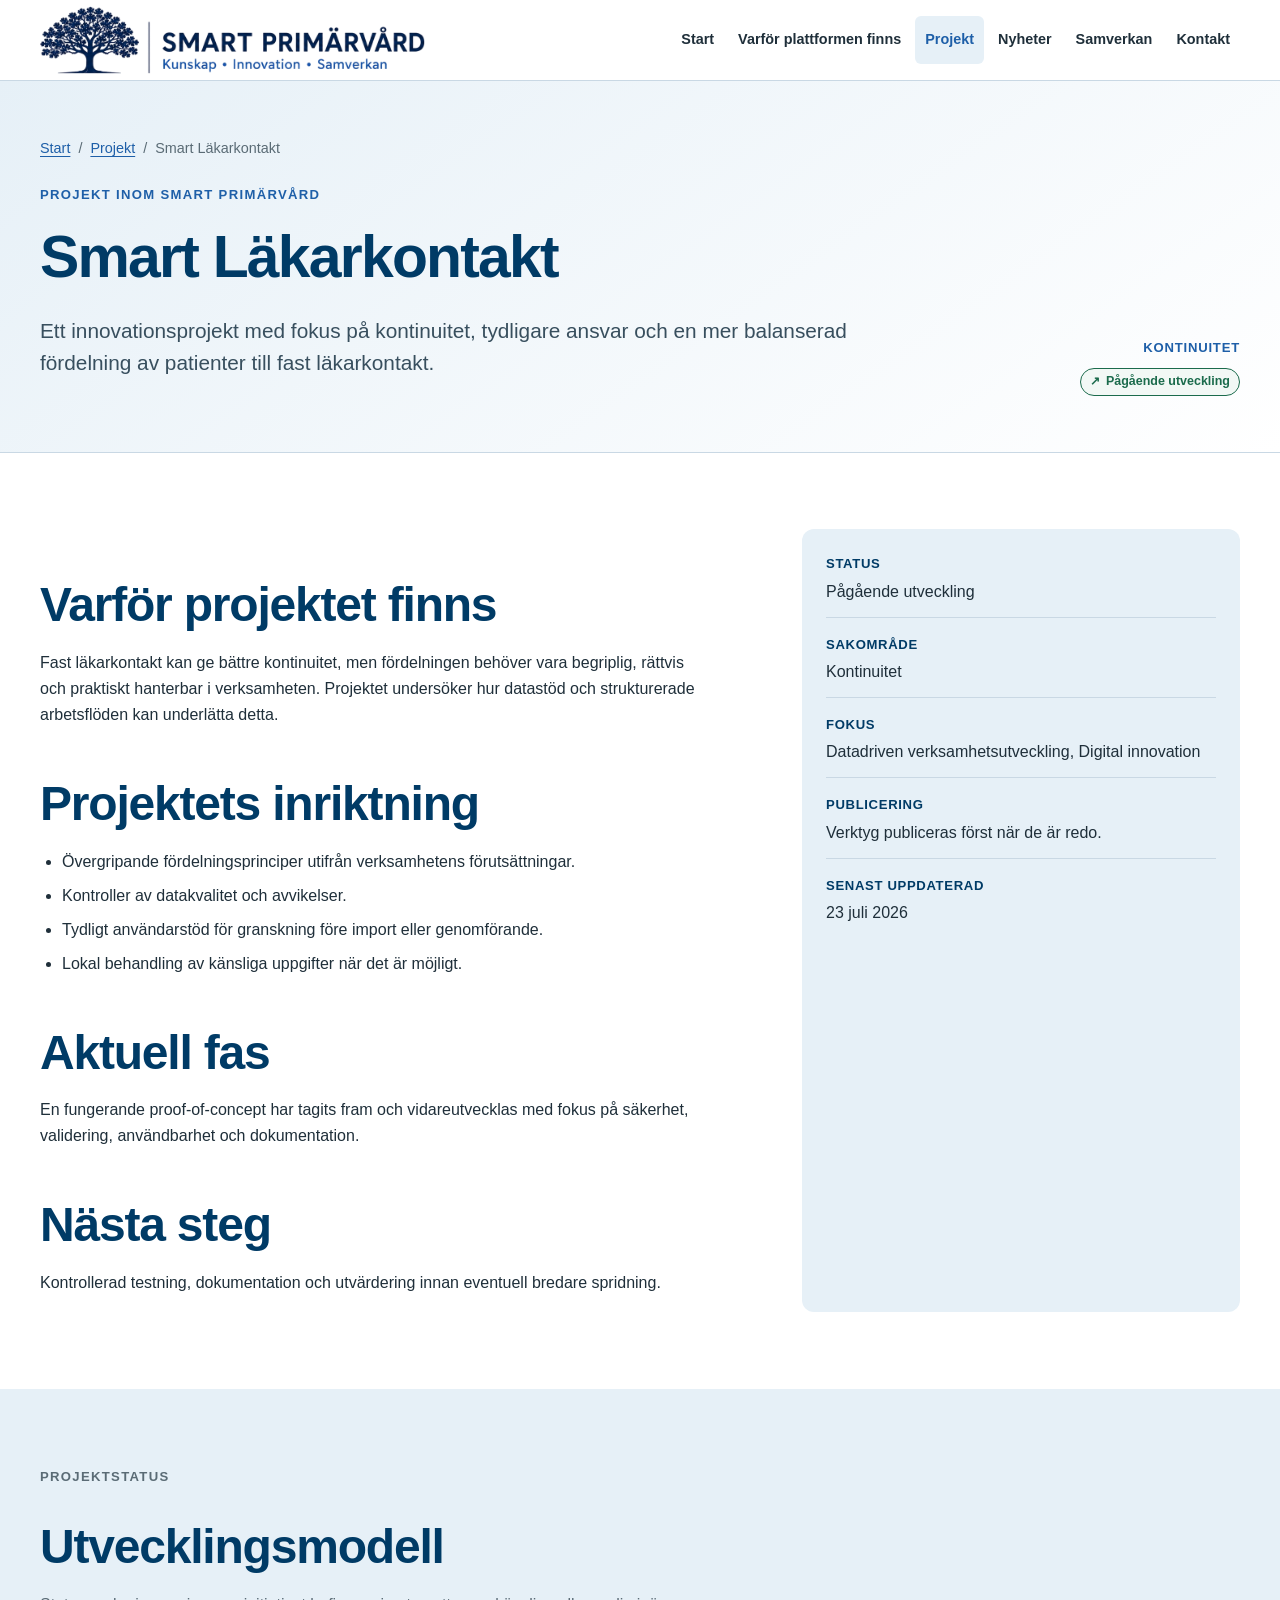
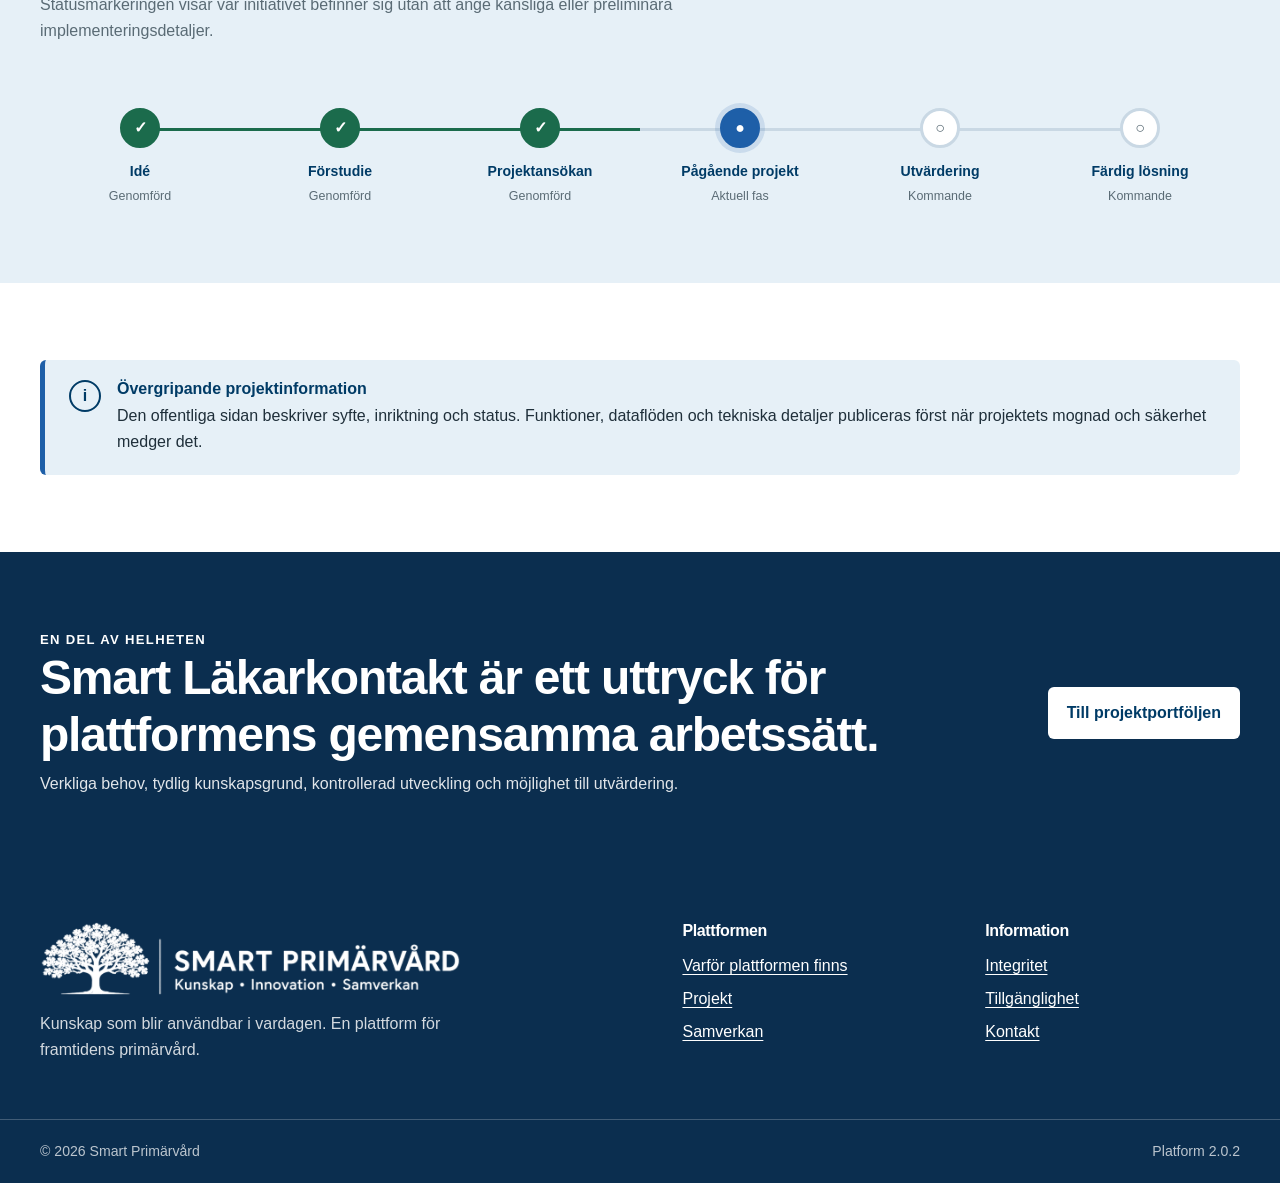
<file: projekt/smart-lakarkontakt.html>
<!doctype html>
<html lang="sv">
<head>
  <meta charset="utf-8">
  <meta name="viewport" content="width=device-width, initial-scale=1">
  <meta name="description" content="Ett innovationsprojekt för strukturerad fördelning till fast läkarkontakt, jämnare arbetsbelastning och stärkt kontinuitet.">
  <meta name="theme-color" content="#003B66">
  <meta name="color-scheme" content="light">
  <meta property="og:locale" content="sv_SE">
  <meta property="og:type" content="website">
  <meta property="og:title" content="Smart Läkarkontakt | Smart Primärvård">
  <meta property="og:description" content="Ett innovationsprojekt för strukturerad fördelning till fast läkarkontakt, jämnare arbetsbelastning och stärkt kontinuitet.">
  <meta property="og:image" content="https://smartprimarvard.github.io/smartprimarvard/assets/img/logo-horizontal.png">
  <link rel="canonical" href="https://smartprimarvard.github.io/smartprimarvard/projekt/smart-lakarkontakt.html">
  <link rel="icon" href="../favicon.ico" sizes="any">
  <link rel="icon" type="image/png" href="../assets/img/favicon-32.png" sizes="32x32">
  <link rel="apple-touch-icon" href="../assets/img/apple-touch-icon.png">
  <link rel="manifest" href="../site.webmanifest">
  <link rel="stylesheet" href="../assets/css/styles.css">
  <script src="../assets/js/main.js" defer></script>
  <title>Smart Läkarkontakt | Smart Primärvård</title>
</head>
<body class="">
<a class="skip-link" href="#main">Hoppa till huvudinnehållet</a>
<header class="site-header" data-header>
  <div class="header-inner">
    <a class="brand" href="../index.html" aria-label="Smart Primärvård, startsida">
      <img src="../assets/img/logo-horizontal.png" alt="Smart Primärvård – Kunskap, Innovation, Samverkan" width="1900" height="332">
    </a>
    <button class="nav-toggle" type="button" aria-expanded="false" aria-controls="main-nav">
      <span class="nav-toggle-icon" aria-hidden="true"></span><span>Meny</span>
    </button>
    <nav class="site-nav" id="main-nav" aria-label="Huvudnavigation">
      <a href="../index.html">Start</a>
<a href="../varfor.html">Varför plattformen finns</a>
<a href="../projekt.html" aria-current="page">Projekt</a>
<a href="../nyheter.html">Nyheter</a>
<a href="../samverkan.html">Samverkan</a>
<a href="../kontakt.html">Kontakt</a>
    </nav>
  </div>
</header>
<main id="main">

<section class="page-hero">
  <div class="page-hero-inner">
    <nav class="breadcrumbs" aria-label="Brödsmulor"><a href="../index.html">Start</a><span aria-hidden="true">/</span><a href="../projekt.html">Projekt</a><span aria-hidden="true">/</span><span aria-current="page">Smart Läkarkontakt</span></nav>
    <div class="project-header-grid"><div><p class="eyebrow">Projekt inom Smart Primärvård</p><h1>Smart Läkarkontakt</h1><p class="lead">Ett innovationsprojekt med fokus på kontinuitet, tydligare ansvar och en mer balanserad fördelning av patienter till fast läkarkontakt.</p></div><div class="project-header-meta"><span class="project-category">Kontinuitet</span><span class="status-badge status-success"><span aria-hidden="true">↗</span><span>Pågående utveckling</span></span></div></div>
  </div>
</section>
<section class="section">
  <div class="container project-summary-grid">
    <article class="prose"><h2>Varför projektet finns</h2><p>Fast läkarkontakt kan ge bättre kontinuitet, men fördelningen behöver vara begriplig, rättvis och praktiskt hanterbar i verksamheten. Projektet undersöker hur datastöd och strukturerade arbetsflöden kan underlätta detta.</p><h2>Projektets inriktning</h2><ul><li>Övergripande fördelningsprinciper utifrån verksamhetens förutsättningar.</li><li>Kontroller av datakvalitet och avvikelser.</li><li>Tydligt användarstöd för granskning före import eller genomförande.</li><li>Lokal behandling av känsliga uppgifter när det är möjligt.</li></ul><h2>Aktuell fas</h2><p>En fungerande proof-of-concept har tagits fram och vidareutvecklas med fokus på säkerhet, validering, användbarhet och dokumentation.</p><h2>Nästa steg</h2><p>Kontrollerad testning, dokumentation och utvärdering innan eventuell bredare spridning.</p></article>
    <aside class="project-facts" aria-label="Projektfakta"><dl><div><dt>Status</dt><dd>Pågående utveckling</dd></div><div><dt>Sakområde</dt><dd>Kontinuitet</dd></div><div><dt>Fokus</dt><dd>Datadriven verksamhetsutveckling, Digital innovation</dd></div><div><dt>Publicering</dt><dd>Verktyg publiceras först när de är redo.</dd></div><div><dt>Senast uppdaterad</dt><dd>23 juli 2026</dd></div></dl></aside>
  </div>
</section>
<section class="section section-subtle"><div class="container"><div class="section-head"><p class="eyebrow">Projektstatus</p><h2>Utvecklingsmodell</h2><p>Statusmarkeringen visar var initiativet befinner sig utan att ange känsliga eller preliminära implementeringsdetaljer.</p></div><ol class="project-timeline" aria-label="Projektets utvecklingsmodell"><li class="timeline-step timeline-complete">
          <span class="timeline-marker" aria-hidden="true">✓</span>
          <span class="timeline-name">Idé</span>
          <span class="timeline-state">Genomförd</span>
        </li><li class="timeline-step timeline-complete">
          <span class="timeline-marker" aria-hidden="true">✓</span>
          <span class="timeline-name">Förstudie</span>
          <span class="timeline-state">Genomförd</span>
        </li><li class="timeline-step timeline-complete">
          <span class="timeline-marker" aria-hidden="true">✓</span>
          <span class="timeline-name">Projektansökan</span>
          <span class="timeline-state">Genomförd</span>
        </li><li class="timeline-step timeline-current">
          <span class="timeline-marker" aria-hidden="true">●</span>
          <span class="timeline-name">Pågående projekt</span>
          <span class="timeline-state">Aktuell fas</span>
        </li><li class="timeline-step timeline-future">
          <span class="timeline-marker" aria-hidden="true">○</span>
          <span class="timeline-name">Utvärdering</span>
          <span class="timeline-state">Kommande</span>
        </li><li class="timeline-step timeline-future">
          <span class="timeline-marker" aria-hidden="true">○</span>
          <span class="timeline-name">Färdig lösning</span>
          <span class="timeline-state">Kommande</span>
        </li></ol></div></section>
<section class="section"><div class="container"><div class="info-box"><div class="info-box-icon" aria-hidden="true">i</div><div><h3>Övergripande projektinformation</h3><p>Den offentliga sidan beskriver syfte, inriktning och status. Funktioner, dataflöden och tekniska detaljer publiceras först när projektets mognad och säkerhet medger det.</p></div></div></div></section>
<section class="section section-dark"><div class="container cta-band"><div><p class="eyebrow">En del av helheten</p><h2>Smart Läkarkontakt är ett uttryck för plattformens gemensamma arbetssätt.</h2><p>Verkliga behov, tydlig kunskapsgrund, kontrollerad utveckling och möjlighet till utvärdering.</p></div><a class="button button-light" href="../projekt.html">Till projektportföljen</a></div></section>

</main>
<footer class="site-footer">
  <div class="footer-inner">
    <div class="footer-brand">
      <img src="../assets/img/logo-horizontal-white.png" alt="Smart Primärvård" width="1900" height="332">
      <p>Kunskap som blir användbar i vardagen. En plattform för framtidens primärvård.</p>
    </div>
    <div>
      <h2>Plattformen</h2>
      <a href="../varfor.html">Varför plattformen finns</a>
      <a href="../projekt.html">Projekt</a>
      <a href="../samverkan.html">Samverkan</a>
    </div>
    <div>
      <h2>Information</h2>
      <a href="../integritet.html">Integritet</a>
      <a href="../tillganglighet.html">Tillgänglighet</a>
      <a href="../kontakt.html">Kontakt</a>
    </div>
  </div>
  <div class="footer-bottom">
    <span>© <span data-year>2026</span> Smart Primärvård</span>
    <span>Platform 2.0.2</span>
  </div>
</footer>
</body>
</html>
</file>
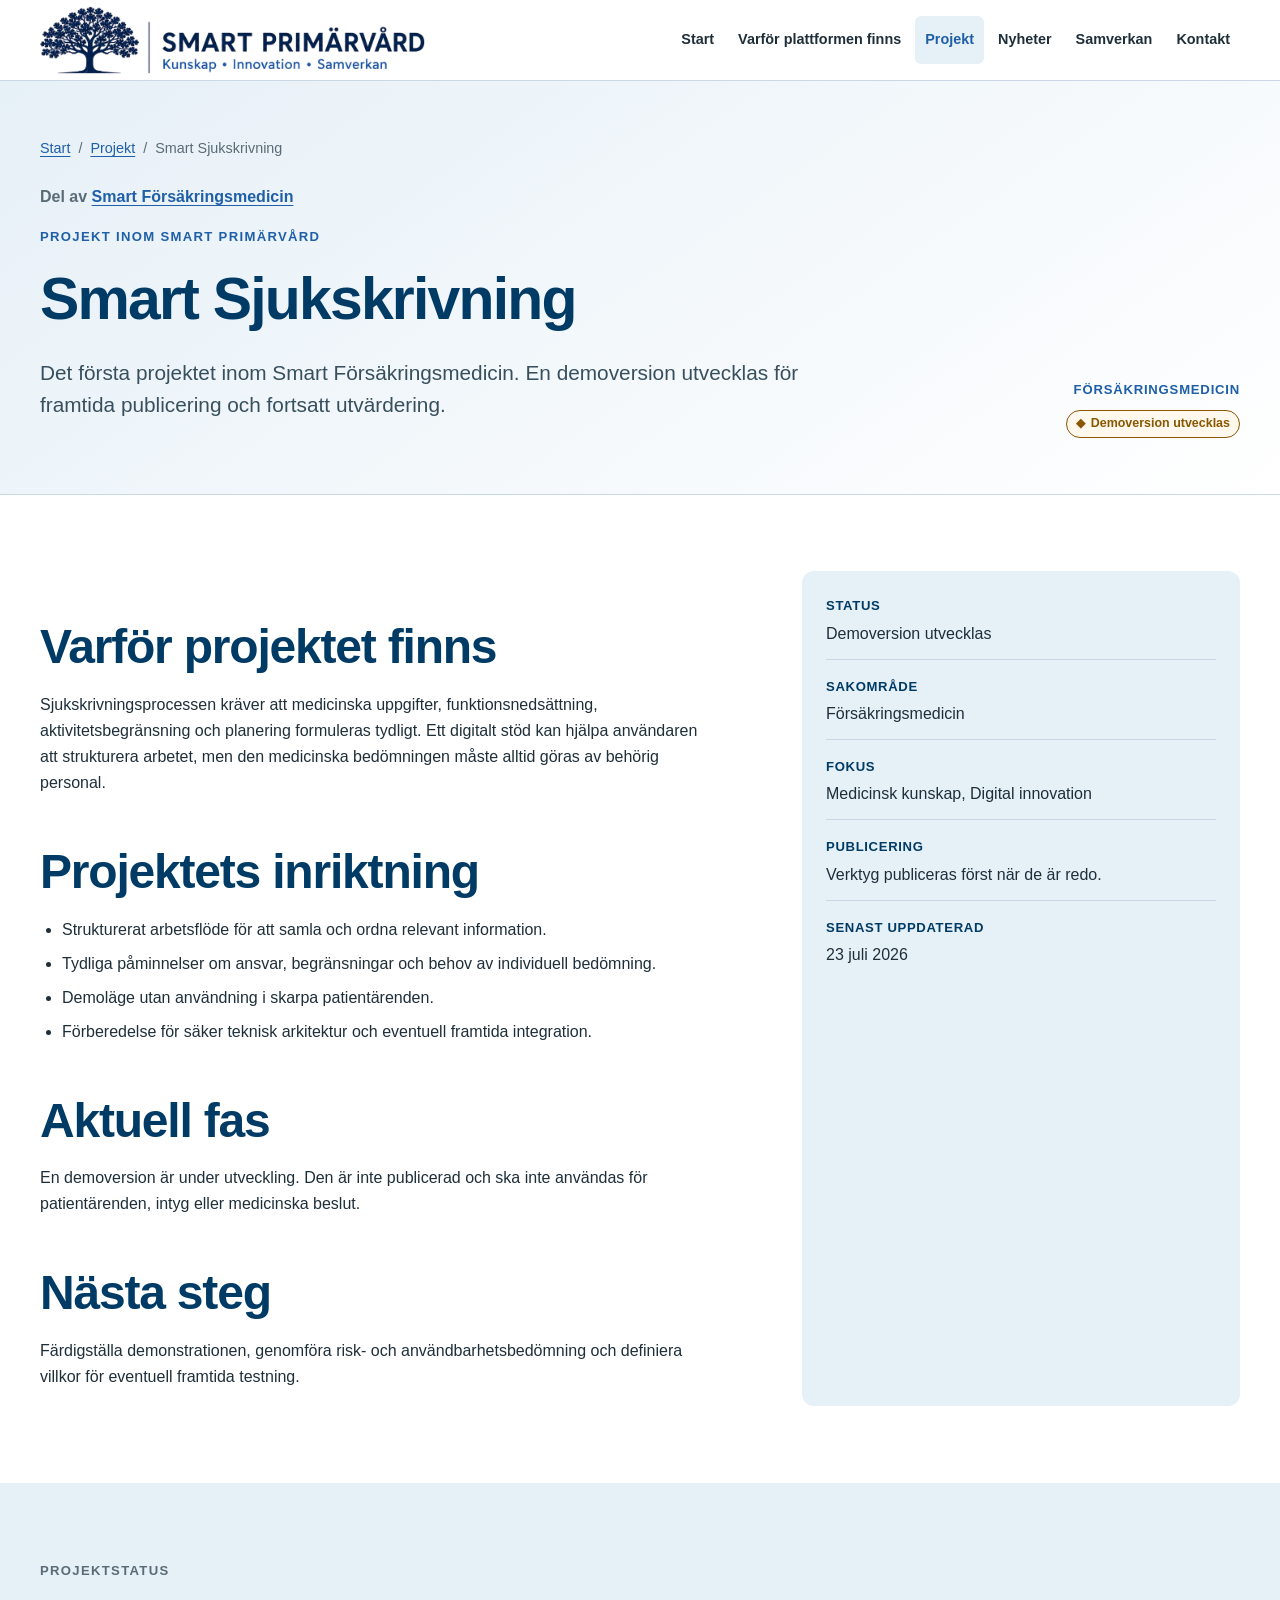
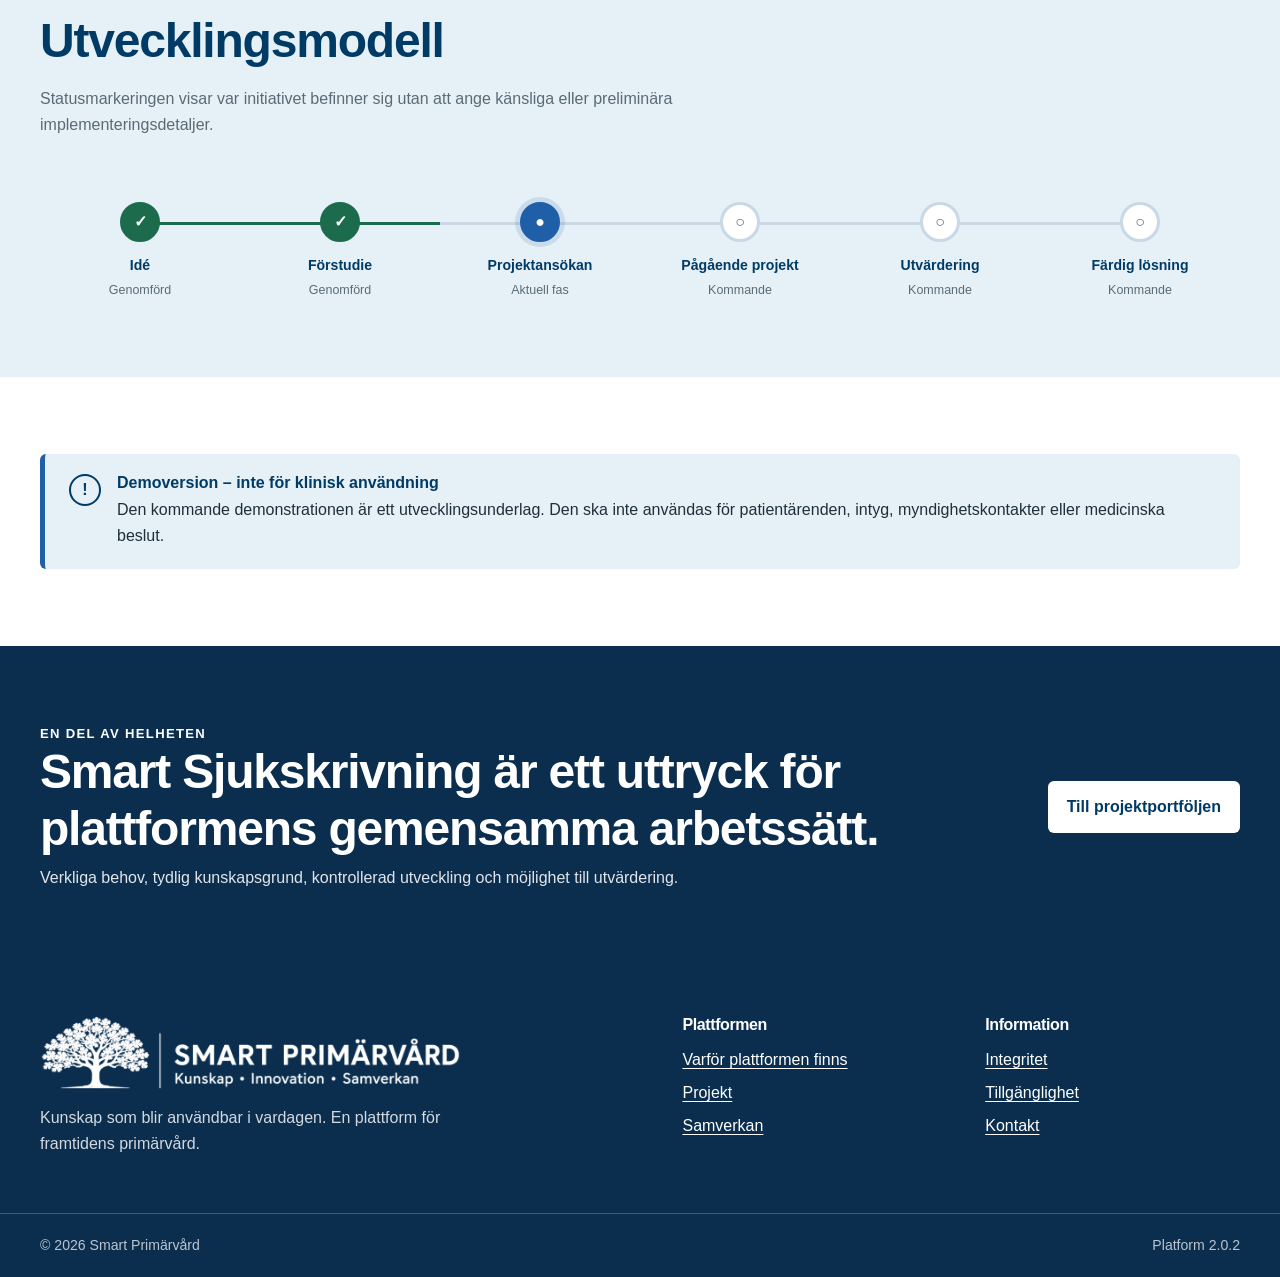
<file: projekt/smart-sjukskrivning.html>
<!doctype html>
<html lang="sv">
<head>
  <meta charset="utf-8">
  <meta name="viewport" content="width=device-width, initial-scale=1">
  <meta name="description" content="Det första initiativet inom Smart Försäkringsmedicin. En demoversion utvecklas för framtida publicering och utvärdering.">
  <meta name="theme-color" content="#003B66">
  <meta name="color-scheme" content="light">
  <meta property="og:locale" content="sv_SE">
  <meta property="og:type" content="website">
  <meta property="og:title" content="Smart Sjukskrivning | Smart Primärvård">
  <meta property="og:description" content="Det första initiativet inom Smart Försäkringsmedicin. En demoversion utvecklas för framtida publicering och utvärdering.">
  <meta property="og:image" content="https://smartprimarvard.github.io/smartprimarvard/assets/img/logo-horizontal.png">
  <link rel="canonical" href="https://smartprimarvard.github.io/smartprimarvard/projekt/smart-sjukskrivning.html">
  <link rel="icon" href="../favicon.ico" sizes="any">
  <link rel="icon" type="image/png" href="../assets/img/favicon-32.png" sizes="32x32">
  <link rel="apple-touch-icon" href="../assets/img/apple-touch-icon.png">
  <link rel="manifest" href="../site.webmanifest">
  <link rel="stylesheet" href="../assets/css/styles.css">
  <script src="../assets/js/main.js" defer></script>
  <title>Smart Sjukskrivning | Smart Primärvård</title>
</head>
<body class="">
<a class="skip-link" href="#main">Hoppa till huvudinnehållet</a>
<header class="site-header" data-header>
  <div class="header-inner">
    <a class="brand" href="../index.html" aria-label="Smart Primärvård, startsida">
      <img src="../assets/img/logo-horizontal.png" alt="Smart Primärvård – Kunskap, Innovation, Samverkan" width="1900" height="332">
    </a>
    <button class="nav-toggle" type="button" aria-expanded="false" aria-controls="main-nav">
      <span class="nav-toggle-icon" aria-hidden="true"></span><span>Meny</span>
    </button>
    <nav class="site-nav" id="main-nav" aria-label="Huvudnavigation">
      <a href="../index.html">Start</a>
<a href="../varfor.html">Varför plattformen finns</a>
<a href="../projekt.html" aria-current="page">Projekt</a>
<a href="../nyheter.html">Nyheter</a>
<a href="../samverkan.html">Samverkan</a>
<a href="../kontakt.html">Kontakt</a>
    </nav>
  </div>
</header>
<main id="main">

<section class="page-hero">
  <div class="page-hero-inner">
    <nav class="breadcrumbs" aria-label="Brödsmulor"><a href="../index.html">Start</a><span aria-hidden="true">/</span><a href="../projekt.html">Projekt</a><span aria-hidden="true">/</span><span aria-current="page">Smart Sjukskrivning</span></nav>
    <div class="project-header-grid"><div><p class="kicker">Del av <a href="smart-forsakringsmedicin.html">Smart Försäkringsmedicin</a></p><p class="eyebrow">Projekt inom Smart Primärvård</p><h1>Smart Sjukskrivning</h1><p class="lead">Det första projektet inom Smart Försäkringsmedicin. En demoversion utvecklas för framtida publicering och fortsatt utvärdering.</p></div><div class="project-header-meta"><span class="project-category">Försäkringsmedicin</span><span class="status-badge status-warning"><span aria-hidden="true">◆</span><span>Demoversion utvecklas</span></span></div></div>
  </div>
</section>
<section class="section">
  <div class="container project-summary-grid">
    <article class="prose"><h2>Varför projektet finns</h2><p>Sjukskrivningsprocessen kräver att medicinska uppgifter, funktionsnedsättning, aktivitetsbegränsning och planering formuleras tydligt. Ett digitalt stöd kan hjälpa användaren att strukturera arbetet, men den medicinska bedömningen måste alltid göras av behörig personal.</p><h2>Projektets inriktning</h2><ul><li>Strukturerat arbetsflöde för att samla och ordna relevant information.</li><li>Tydliga påminnelser om ansvar, begränsningar och behov av individuell bedömning.</li><li>Demoläge utan användning i skarpa patientärenden.</li><li>Förberedelse för säker teknisk arkitektur och eventuell framtida integration.</li></ul><h2>Aktuell fas</h2><p>En demoversion är under utveckling. Den är inte publicerad och ska inte användas för patientärenden, intyg eller medicinska beslut.</p><h2>Nästa steg</h2><p>Färdigställa demonstrationen, genomföra risk- och användbarhetsbedömning och definiera villkor för eventuell framtida testning.</p></article>
    <aside class="project-facts" aria-label="Projektfakta"><dl><div><dt>Status</dt><dd>Demoversion utvecklas</dd></div><div><dt>Sakområde</dt><dd>Försäkringsmedicin</dd></div><div><dt>Fokus</dt><dd>Medicinsk kunskap, Digital innovation</dd></div><div><dt>Publicering</dt><dd>Verktyg publiceras först när de är redo.</dd></div><div><dt>Senast uppdaterad</dt><dd>23 juli 2026</dd></div></dl></aside>
  </div>
</section>
<section class="section section-subtle"><div class="container"><div class="section-head"><p class="eyebrow">Projektstatus</p><h2>Utvecklingsmodell</h2><p>Statusmarkeringen visar var initiativet befinner sig utan att ange känsliga eller preliminära implementeringsdetaljer.</p></div><ol class="project-timeline" aria-label="Projektets utvecklingsmodell"><li class="timeline-step timeline-complete">
          <span class="timeline-marker" aria-hidden="true">✓</span>
          <span class="timeline-name">Idé</span>
          <span class="timeline-state">Genomförd</span>
        </li><li class="timeline-step timeline-complete">
          <span class="timeline-marker" aria-hidden="true">✓</span>
          <span class="timeline-name">Förstudie</span>
          <span class="timeline-state">Genomförd</span>
        </li><li class="timeline-step timeline-current">
          <span class="timeline-marker" aria-hidden="true">●</span>
          <span class="timeline-name">Projektansökan</span>
          <span class="timeline-state">Aktuell fas</span>
        </li><li class="timeline-step timeline-future">
          <span class="timeline-marker" aria-hidden="true">○</span>
          <span class="timeline-name">Pågående projekt</span>
          <span class="timeline-state">Kommande</span>
        </li><li class="timeline-step timeline-future">
          <span class="timeline-marker" aria-hidden="true">○</span>
          <span class="timeline-name">Utvärdering</span>
          <span class="timeline-state">Kommande</span>
        </li><li class="timeline-step timeline-future">
          <span class="timeline-marker" aria-hidden="true">○</span>
          <span class="timeline-name">Färdig lösning</span>
          <span class="timeline-state">Kommande</span>
        </li></ol></div></section>
<section class="section"><div class="container"><div class="info-box"><div class="info-box-icon" aria-hidden="true">!</div><div><h3>Demoversion – inte för klinisk användning</h3><p>Den kommande demonstrationen är ett utvecklingsunderlag. Den ska inte användas för patientärenden, intyg, myndighetskontakter eller medicinska beslut.</p></div></div></div></section>
<section class="section section-dark"><div class="container cta-band"><div><p class="eyebrow">En del av helheten</p><h2>Smart Sjukskrivning är ett uttryck för plattformens gemensamma arbetssätt.</h2><p>Verkliga behov, tydlig kunskapsgrund, kontrollerad utveckling och möjlighet till utvärdering.</p></div><a class="button button-light" href="../projekt.html">Till projektportföljen</a></div></section>

</main>
<footer class="site-footer">
  <div class="footer-inner">
    <div class="footer-brand">
      <img src="../assets/img/logo-horizontal-white.png" alt="Smart Primärvård" width="1900" height="332">
      <p>Kunskap som blir användbar i vardagen. En plattform för framtidens primärvård.</p>
    </div>
    <div>
      <h2>Plattformen</h2>
      <a href="../varfor.html">Varför plattformen finns</a>
      <a href="../projekt.html">Projekt</a>
      <a href="../samverkan.html">Samverkan</a>
    </div>
    <div>
      <h2>Information</h2>
      <a href="../integritet.html">Integritet</a>
      <a href="../tillganglighet.html">Tillgänglighet</a>
      <a href="../kontakt.html">Kontakt</a>
    </div>
  </div>
  <div class="footer-bottom">
    <span>© <span data-year>2026</span> Smart Primärvård</span>
    <span>Platform 2.0.2</span>
  </div>
</footer>
</body>
</html>
</file>
<file: assets/css/styles.css>
:root {
  --brand-primary: #003B66;
  --brand-secondary: #1E5FA8;
  --brand-deep: #0B2E4F;
  --surface: #FFFFFF;
  --surface-subtle: #E6F0F7;
  --surface-soft: #F7FAFC;
  --text: #1F2F3A;
  --muted: #5A6B75;
  --success: #1B6B4C;
  --warning: #8A5600;
  --error: #A32222;
  --border-subtle: #C9D8E4;
  --border-strong: #5A6B75;
  --focus-light: #1E5FA8;
  --focus-dark: #FFFFFF;
  --space-1: 8px;
  --space-2: 16px;
  --space-3: 24px;
  --space-4: 32px;
  --space-5: 48px;
  --radius-small: 6px;
  --radius-medium: 12px;
  --shadow-card: 0 8px 24px rgba(11,46,79,.10);
  --max-width: 1200px;
  --font-heading: Montserrat, Arial, sans-serif;
  --font-body: "Source Sans 3", Arial, sans-serif;
}

*, *::before, *::after { box-sizing: border-box; }
html { scroll-behavior: smooth; }
body { margin: 0; color: var(--text); background: var(--surface); font-family: var(--font-body); font-size: 16px; line-height: 1.625; }
img, svg { display: block; max-width: 100%; }
svg { width: 1.15em; height: 1.15em; fill: none; stroke: currentColor; stroke-width: 1.8; stroke-linecap: round; stroke-linejoin: round; }
a { color: var(--brand-secondary); text-underline-offset: .18em; }
button, input, textarea, select { font: inherit; }
button { cursor: pointer; }
[hidden] { display: none !important; }

:focus-visible { outline: 3px solid var(--focus-light); outline-offset: 2px; }
.site-footer :focus-visible, .site-header.is-open .site-nav :focus-visible { outline-color: var(--focus-dark); }

.skip-link { position: fixed; left: 16px; top: -100px; z-index: 1000; background: var(--brand-deep); color: #fff; padding: 12px 16px; border-radius: var(--radius-small); font-weight: 700; }
.skip-link:focus { top: 16px; }

h1, h2, h3, h4 { margin: 0; color: var(--brand-primary); font-family: var(--font-heading); line-height: 1.18; }
h1 { font-size: clamp(2.25rem, 4.6vw, 3.8rem); letter-spacing: -.03em; }
h2 { font-size: clamp(2rem, 4vw, 3rem); letter-spacing: -.025em; }
h3 { font-size: clamp(1.35rem, 2.2vw, 1.65rem); }
h4 { font-size: 1.05rem; }
p { margin: 0 0 1rem; }
.lead { max-width: 72ch; font-size: clamp(1.12rem, 2vw, 1.3rem); line-height: 1.55; }
.eyebrow { margin: 0 0 var(--space-2); color: var(--brand-secondary); font-family: var(--font-heading); font-size: .82rem; font-weight: 700; letter-spacing: .10em; text-transform: uppercase; }
.kicker { color: var(--muted); font-weight: 600; }
.small { font-size: .875rem; }
.max-copy { max-width: 75ch; }

.container { width: min(var(--max-width), calc(100% - 32px)); margin-inline: auto; }
.section { padding: clamp(48px, 6vw, 80px) 0; }
.section-compact { padding: 48px 0; }
.section-subtle { background: var(--surface-subtle); }
.section-soft { background: var(--surface-soft); }
.section-dark { background: var(--brand-deep); color: #fff; }
.section-dark h2, .section-dark h3, .section-dark .eyebrow { color: #fff; }
.section-dark p { color: rgba(255,255,255,.88); }
.section-head { display: grid; gap: var(--space-2); max-width: 780px; margin-bottom: var(--space-5); }
.section-head p { color: var(--muted); }
.section-dark .section-head p { color: rgba(255,255,255,.86); }

.site-header { position: sticky; inset-block-start: 0; z-index: 100; background: rgba(255,255,255,.97); border-bottom: 1px solid var(--border-subtle); backdrop-filter: blur(12px); }
.header-inner { min-height: 80px; width: min(var(--max-width), calc(100% - 32px)); margin-inline: auto; display: flex; align-items: center; justify-content: space-between; gap: 24px; }
.brand { flex: 0 1 385px; min-width: 220px; text-decoration: none; }
.brand img { width: 100%; height: auto; }
.site-nav { display: flex; align-items: center; gap: 4px; }
.site-nav a { color: var(--text); text-decoration: none; font-family: var(--font-heading); font-size: .9rem; font-weight: 600; padding: 12px 10px; border-radius: var(--radius-small); }
.site-nav a:hover, .site-nav a[aria-current="page"] { color: var(--brand-secondary); background: var(--surface-subtle); }
.nav-toggle { display: none; min-height: 44px; border: 1px solid var(--border-strong); border-radius: var(--radius-small); background: #fff; color: var(--text); padding: 8px 12px; align-items: center; gap: 8px; font-weight: 700; }
.nav-toggle-icon, .nav-toggle-icon::before, .nav-toggle-icon::after { width: 20px; height: 2px; background: currentColor; display: block; transition: transform .18s ease; }
.nav-toggle-icon { position: relative; }
.nav-toggle-icon::before, .nav-toggle-icon::after { content: ""; position: absolute; left: 0; }
.nav-toggle-icon::before { top: -6px; }
.nav-toggle-icon::after { top: 6px; }
.nav-toggle[aria-expanded="true"] .nav-toggle-icon { background: transparent; }
.nav-toggle[aria-expanded="true"] .nav-toggle-icon::before { transform: translateY(6px) rotate(45deg); }
.nav-toggle[aria-expanded="true"] .nav-toggle-icon::after { transform: translateY(-6px) rotate(-45deg); }

.hero { position: relative; overflow: clip; background: linear-gradient(145deg, #fff 0%, #f7fbfe 45%, var(--surface-subtle) 100%); }
.hero::before { content: ""; position: absolute; inset: 0; background-image: linear-gradient(rgba(30,95,168,.05) 1px, transparent 1px), linear-gradient(90deg, rgba(30,95,168,.05) 1px, transparent 1px); background-size: 48px 48px; mask-image: linear-gradient(to bottom right, transparent 8%, #000 70%); pointer-events: none; }
.hero-inner { position: relative; width: min(var(--max-width), calc(100% - 32px)); margin-inline: auto; padding: clamp(32px, 4vw, 56px) 0 clamp(40px, 5vw, 72px); display: grid; grid-template-columns: minmax(0, 1.08fr) minmax(360px, .92fr); gap: clamp(32px, 5vw, 64px); align-items: center; }
.hero h1 { max-width: 20ch; font-size: clamp(2.1rem, 3.2vw, 3.05rem); line-height: 1.12; }
.hero .lead { margin-top: 24px; color: #384F5E; }
.hero-quote { display: block; color: var(--brand-primary); }
.hero-quote-emphasis { display: block; color: var(--brand-secondary); }
.actions { display: flex; flex-wrap: wrap; gap: 12px; margin-top: 32px; }
.button { display: inline-flex; align-items: center; justify-content: center; gap: 8px; min-height: 48px; border: 1px solid transparent; border-radius: var(--radius-small); padding: 12px 18px; font-family: var(--font-heading); font-weight: 700; text-decoration: none; }
.button-primary { background: var(--brand-secondary); color: #fff; }
.button-primary:hover { background: var(--brand-primary); }
.button-secondary { background: #fff; color: var(--brand-primary); border-color: var(--border-strong); }
.button-secondary:hover { border-color: var(--brand-secondary); color: var(--brand-secondary); }
.button-light { background: #fff; color: var(--brand-primary); }
.button-light:hover { background: var(--surface-subtle); }

.hero-illustration { margin: 0; align-self: center; justify-self: end; width: min(100%, 500px); }
.hero-illustration img { width: 100%; height: auto; aspect-ratio: 1 / 1; object-fit: cover; object-position: center; border: 1px solid var(--border-subtle); border-radius: var(--radius-medium); box-shadow: var(--shadow-card); }

.hero-panel { position: relative; background: rgba(255,255,255,.94); border: 1px solid var(--border-subtle); border-radius: var(--radius-medium); box-shadow: var(--shadow-card); padding: 24px; }
.hero-panel::before { content: ""; display: block; width: 48px; height: 4px; background: var(--brand-secondary); margin-bottom: 20px; border-radius: 99px; }
.panel-title { font-family: var(--font-heading); font-weight: 700; color: var(--brand-primary); }
.current-list { list-style: none; padding: 0; margin: 16px 0 0; display: grid; gap: 8px; }
.current-list li { display: grid; grid-template-columns: 1fr auto; gap: 16px; align-items: center; padding: 12px 0; border-top: 1px solid var(--border-subtle); }
.current-list strong { font-family: var(--font-heading); font-size: .95rem; color: var(--brand-primary); }

.status-badge { display: inline-flex; align-items: center; gap: 6px; width: fit-content; border-radius: 999px; padding: 5px 9px; font-size: .78rem; font-weight: 700; line-height: 1.25; border: 1px solid currentColor; white-space: nowrap; }
.status-success { color: var(--success); background: #F2F8F5; }
.status-warning { color: var(--warning); background: #FFF8EC; }
.status-error { color: var(--error); background: #FFF3F3; }
.status-information { color: var(--brand-primary); background: var(--surface-subtle); }

.focus-grid { display: grid; grid-template-columns: repeat(4, minmax(0,1fr)); gap: 16px; }
.focus-card { background: #fff; border: 1px solid var(--border-subtle); border-radius: var(--radius-medium); padding: 24px; box-shadow: 0 4px 16px rgba(11,46,79,.06); }
.focus-icon { width: 48px; height: 48px; border-radius: var(--radius-medium); background: var(--surface-subtle); color: var(--brand-secondary); display: grid; place-items: center; margin-bottom: 20px; }
.focus-icon svg { width: 26px; height: 26px; }
.focus-card h3 { margin-bottom: 8px; font-size: 1.2rem; }
.focus-card p { color: var(--muted); margin: 0; }

.process-grid { display: grid; grid-template-columns: repeat(6, minmax(0,1fr)); gap: 8px; counter-reset: process; }
.process-step { position: relative; min-height: 168px; padding: 24px 16px 16px; border-top: 4px solid var(--border-subtle); background: #fff; border-radius: 0 0 var(--radius-medium) var(--radius-medium); }
.process-step::before { counter-increment: process; content: counter(process, decimal-leading-zero); color: var(--brand-secondary); font-family: var(--font-heading); font-weight: 700; }
.process-step h3 { font-size: 1rem; margin-top: 24px; }
.process-step p { margin: 8px 0 0; color: var(--muted); font-size: .9rem; }

.project-grid { display: grid; grid-template-columns: repeat(2, minmax(0,1fr)); gap: 24px; }
.project-card { display: flex; flex-direction: column; min-height: 100%; background: #fff; border: 1px solid var(--border-subtle); border-radius: var(--radius-medium); padding: 24px; box-shadow: 0 4px 18px rgba(11,46,79,.06); transition: transform .18s ease, box-shadow .18s ease; }
.project-card:hover { transform: translateY(-3px); box-shadow: var(--shadow-card); }
.project-card-top { display: flex; flex-wrap: wrap; justify-content: space-between; align-items: center; gap: 12px; margin-bottom: 20px; }
.project-category { color: var(--brand-secondary); font-family: var(--font-heading); font-size: .78rem; font-weight: 700; letter-spacing: .06em; text-transform: uppercase; }
.project-parent { color: var(--muted); font-size: .88rem; font-weight: 600; margin-bottom: 6px; }
.project-card h3 { margin-bottom: 12px; }
.project-card > p:not(.project-parent) { color: var(--muted); }
.tag-list { display: flex; flex-wrap: wrap; gap: 8px; margin: 16px 0 22px; }
.tag { display: inline-flex; padding: 5px 9px; border-radius: 999px; background: var(--surface-subtle); color: var(--brand-primary); font-size: .78rem; font-weight: 600; }
.card-link { margin-top: auto; display: inline-flex; align-items: center; gap: 8px; font-weight: 700; text-decoration: none; }
.card-link:hover { text-decoration: underline; }
.card-link svg { transition: transform .18s ease; }
.card-link:hover svg { transform: translateX(3px); }

.info-box { display: grid; grid-template-columns: auto 1fr; gap: 16px; align-items: start; border-left: 5px solid var(--brand-secondary); background: var(--surface-subtle); border-radius: var(--radius-small); padding: 20px 24px; }
.info-box-icon { width: 32px; height: 32px; display: grid; place-items: center; border: 2px solid currentColor; border-radius: 50%; color: var(--brand-primary); font-weight: 800; }
.info-box h3 { font-size: 1rem; margin-bottom: 4px; }
.info-box p { margin: 0; }

.page-hero { background: linear-gradient(145deg, var(--surface-subtle), #fff); border-bottom: 1px solid var(--border-subtle); }
.page-hero-inner { width: min(var(--max-width), calc(100% - 32px)); margin-inline: auto; padding: clamp(32px, 4.5vw, 56px) 0; }
.page-hero h1 { max-width: 18ch; }
.page-hero .lead { margin-top: 24px; color: #384F5E; }
.breadcrumbs { display: flex; flex-wrap: wrap; gap: 8px; margin-bottom: 24px; font-size: .9rem; color: var(--muted); }
.breadcrumbs a { color: var(--brand-secondary); }

.story-layout { display: grid; grid-template-columns: minmax(0, .78fr) minmax(0, 1.22fr); gap: clamp(40px, 7vw, 88px); align-items: start; }
.story-aside { position: sticky; top: 104px; }
.story-brand-panel { display: flex; align-items: center; justify-content: center; min-height: 176px; padding: 28px; background: var(--surface-subtle); border: 1px solid var(--border-subtle); border-radius: var(--radius-medium); box-shadow: 0 4px 16px rgba(11,46,79,.06); }
.story-aside img { display: block; width: 100%; height: auto; max-height: 116px; object-fit: contain; object-position: center; }
.story-copy { max-width: 75ch; }
.story-copy h2 { margin-bottom: 24px; }
.story-copy h3 { margin: 40px 0 12px; }
.story-copy p { font-size: 1.08rem; }
.pullquote { margin: 40px 0; padding: 28px 0 28px 28px; border-left: 5px solid var(--brand-secondary); color: var(--brand-primary); font-family: var(--font-heading); font-size: clamp(1.3rem, 2.5vw, 1.8rem); font-weight: 600; line-height: 1.4; }

.journey { position: relative; list-style: none; padding: 0; margin: 0; display: grid; gap: 0; }
.journey::before { content: ""; position: absolute; left: 23px; top: 24px; bottom: 24px; width: 2px; background: var(--border-subtle); }
.journey-item { position: relative; display: grid; grid-template-columns: 48px 1fr; gap: 20px; padding: 0 0 32px; }
.journey-item:last-child { padding-bottom: 0; }
.journey-marker { position: relative; z-index: 1; width: 48px; height: 48px; border-radius: 50%; display: grid; place-items: center; background: var(--brand-primary); color: #fff; border: 5px solid var(--surface-subtle); font-family: var(--font-heading); font-weight: 700; }
.journey-content { padding-top: 8px; }
.journey-content h3 { font-size: 1.18rem; margin-bottom: 6px; }
.journey-content p { color: var(--muted); margin: 0; max-width: 72ch; }

.founder-card { background: var(--brand-deep); color: #fff; border-radius: var(--radius-medium); padding: clamp(28px, 5vw, 48px); display: grid; grid-template-columns: minmax(0, 1.25fr) minmax(240px, .75fr); gap: 32px; align-items: center; }
.founder-card h2, .founder-card h3 { color: #fff; }
.founder-card p { color: rgba(255,255,255,.87); }
.founder-meta { border-left: 1px solid rgba(255,255,255,.3); padding-left: 32px; }
.founder-name { font-family: var(--font-heading); font-weight: 700; font-size: 1.25rem; }

.filter-bar { display: flex; flex-wrap: wrap; gap: 8px; margin-bottom: 32px; }
.filter-button { min-height: 44px; border: 1px solid var(--border-strong); border-radius: 999px; background: #fff; color: var(--text); padding: 8px 14px; font-weight: 700; }
.filter-button:hover, .filter-button[aria-pressed="true"] { background: var(--brand-primary); color: #fff; border-color: var(--brand-primary); }
.filter-summary { margin: -16px 0 24px; color: var(--muted); }

.project-header-grid { display: grid; grid-template-columns: minmax(0, 1fr) auto; gap: 32px; align-items: end; }
.project-header-meta { display: grid; gap: 10px; justify-items: end; }
.project-header-meta .project-category { font-size: .82rem; }
.project-summary-grid { display: grid; grid-template-columns: minmax(0, 1.25fr) minmax(280px, .75fr); gap: 32px; }
.project-facts { background: var(--surface-subtle); border-radius: var(--radius-medium); padding: 24px; }
.project-facts dl { margin: 0; display: grid; gap: 16px; }
.project-facts div { border-bottom: 1px solid var(--border-subtle); padding-bottom: 12px; }
.project-facts div:last-child { border-bottom: 0; padding-bottom: 0; }
.project-facts dt { font-family: var(--font-heading); font-size: .82rem; font-weight: 700; color: var(--brand-primary); text-transform: uppercase; letter-spacing: .05em; }
.project-facts dd { margin: 4px 0 0; color: var(--text); }

.project-timeline { list-style: none; padding: 0; margin: 0; display: grid; grid-template-columns: repeat(6, minmax(0,1fr)); gap: 0; }
.timeline-step { position: relative; display: grid; justify-items: center; text-align: center; padding: 0 8px; }
.timeline-step::before { content: ""; position: absolute; top: 20px; left: 0; right: 0; height: 3px; background: var(--border-subtle); }
.timeline-step:first-child::before { left: 50%; }
.timeline-step:last-child::before { right: 50%; }
.timeline-marker { position: relative; z-index: 1; width: 40px; height: 40px; display: grid; place-items: center; border-radius: 50%; border: 3px solid var(--border-subtle); background: #fff; color: var(--muted); font-weight: 800; }
.timeline-complete::before, .timeline-complete .timeline-marker { background: var(--success); border-color: var(--success); color: #fff; }
.timeline-current .timeline-marker { border-color: var(--brand-secondary); background: var(--brand-secondary); color: #fff; box-shadow: 0 0 0 5px rgba(30,95,168,.14); }
.timeline-name { margin-top: 12px; font-family: var(--font-heading); font-weight: 700; font-size: .88rem; color: var(--brand-primary); }
.timeline-state { margin-top: 4px; font-size: .78rem; color: var(--muted); }

.news-list { display: grid; gap: 16px; }
.news-item { display: grid; grid-template-columns: 160px 1fr; gap: 24px; background: #fff; border: 1px solid var(--border-subtle); border-radius: var(--radius-medium); padding: 24px; }
.news-date { color: var(--brand-secondary); font-family: var(--font-heading); font-weight: 700; }
.news-item h2 { font-size: 1.35rem; margin-bottom: 8px; }
.news-item p { color: var(--muted); margin: 0; }

.collab-grid { display: grid; grid-template-columns: repeat(2, minmax(0,1fr)); gap: 24px; }
.collab-card { padding: 28px; border: 1px solid var(--border-subtle); border-radius: var(--radius-medium); background: #fff; }
.collab-card h3 { margin-bottom: 8px; }
.collab-card p { color: var(--muted); margin: 0; }
.principle-list { list-style: none; padding: 0; margin: 0; display: grid; grid-template-columns: repeat(2,minmax(0,1fr)); gap: 16px; }
.principle-list li { display: grid; grid-template-columns: 32px 1fr; gap: 12px; align-items: start; padding: 20px; background: #fff; border: 1px solid var(--border-subtle); border-radius: var(--radius-medium); }
.principle-list .check { width: 28px; height: 28px; border-radius: 50%; background: var(--surface-subtle); color: var(--success); display: grid; place-items: center; font-weight: 800; }

.contact-grid { display: grid; grid-template-columns: minmax(0,.8fr) minmax(0,1.2fr); gap: 48px; align-items: start; }
.contact-options { display: grid; gap: 16px; }
.contact-option { border: 1px solid var(--border-subtle); border-radius: var(--radius-medium); padding: 20px; background: #fff; }
.contact-option h3 { font-size: 1.1rem; margin-bottom: 6px; }
.contact-option p { color: var(--muted); margin: 0; }
.contact-form { display: grid; gap: 20px; background: var(--surface-subtle); border-radius: var(--radius-medium); padding: 28px; }
.form-row { display: grid; gap: 8px; }
label { font-family: var(--font-heading); font-weight: 700; color: var(--brand-primary); }
input, textarea { width: 100%; border: 1px solid var(--border-strong); border-radius: var(--radius-small); background: #fff; color: var(--text); padding: 12px; }
textarea { min-height: 160px; resize: vertical; }
.form-help { color: var(--muted); font-size: .88rem; }
.form-status { min-height: 26px; margin: 0; font-weight: 700; color: var(--success); }

.prose { max-width: 75ch; }
.prose h2 { margin: 48px 0 16px; }
.prose h3 { margin: 32px 0 12px; }
.prose ul { padding-left: 22px; }
.prose li + li { margin-top: 8px; }

.cta-band { display: grid; grid-template-columns: minmax(0,1fr) auto; gap: 32px; align-items: center; }
.cta-band h2 { margin-bottom: 8px; }
.cta-band p { margin: 0; }

.site-footer { background: var(--brand-deep); color: #fff; padding: 48px 0 0; }
.footer-inner { width: min(var(--max-width), calc(100% - 32px)); margin-inline: auto; display: grid; grid-template-columns: minmax(0,1.4fr) repeat(2,minmax(160px,.6fr)); gap: 48px; }
.footer-brand img { display: block; width: min(420px, 100%); height: auto; aspect-ratio: 1900 / 332; object-fit: contain; object-position: left center; }
.footer-brand p { max-width: 52ch; color: rgba(255,255,255,.82); margin-top: 16px; }
.site-footer h2 { color: #fff; font-size: 1rem; margin-bottom: 12px; }
.site-footer a { display: block; width: fit-content; color: #fff; margin: 7px 0; }
.footer-bottom { margin-top: 40px; border-top: 1px solid rgba(255,255,255,.22); padding: 20px max(16px, calc((100% - var(--max-width))/2)); display: flex; justify-content: space-between; gap: 16px; color: rgba(255,255,255,.72); font-size: .88rem; }

@media (max-width: 1020px) {
  .nav-toggle { display: inline-flex; }
  .site-nav { position: fixed; inset: 80px 0 auto; display: none; flex-direction: column; align-items: stretch; background: var(--brand-deep); padding: 16px; border-bottom: 1px solid rgba(255,255,255,.2); }
  .site-header.is-open .site-nav { display: flex; }
  .site-nav a { color: #fff; padding: 14px 16px; }
  .site-nav a:hover, .site-nav a[aria-current="page"] { color: #fff; background: rgba(255,255,255,.12); }
  .hero-inner { grid-template-columns: 1fr; }
  .hero-illustration { max-width: 680px; margin-inline: auto; }
  .focus-grid { grid-template-columns: repeat(2,minmax(0,1fr)); }
  .process-grid { grid-template-columns: repeat(3,minmax(0,1fr)); }
  .story-layout { grid-template-columns: 1fr; }
  .story-aside { position: static; }
  .story-aside img { width: min(300px,70%); }
  .founder-card, .project-summary-grid, .contact-grid { grid-template-columns: 1fr; }
  .founder-meta { border-left: 0; border-top: 1px solid rgba(255,255,255,.3); padding-left: 0; padding-top: 24px; }
  .project-timeline { grid-template-columns: repeat(3, minmax(0,1fr)); row-gap: 28px; }
  .timeline-step:nth-child(3)::before, .timeline-step:nth-child(6)::before { right: 50%; }
  .timeline-step:nth-child(4)::before { left: 50%; }
}

@media (max-width: 720px) {
  .header-inner { min-height: 72px; }
  .site-nav { inset-block-start: 72px; }
  .brand { min-width: 0; max-width: 260px; }
  .hero-inner { padding-top: 32px; }
  .actions { flex-direction: column; align-items: stretch; }
  .button { width: 100%; }
  .focus-grid, .project-grid, .collab-grid, .principle-list { grid-template-columns: 1fr; }
  .process-grid { grid-template-columns: repeat(2,minmax(0,1fr)); }
  .project-header-grid { grid-template-columns: 1fr; align-items: start; }
  .project-header-meta { justify-items: start; }
  .news-item { grid-template-columns: 1fr; gap: 8px; }
  .footer-inner { grid-template-columns: 1fr; gap: 28px; }
  .footer-bottom { flex-direction: column; }
  .cta-band { grid-template-columns: 1fr; }
  .project-timeline { grid-template-columns: 1fr; gap: 0; }
  .timeline-step { grid-template-columns: 40px 1fr; justify-items: start; text-align: left; gap: 12px; padding: 0 0 24px; }
  .timeline-step::before { top: 0; bottom: 0; left: 19px !important; right: auto !important; width: 3px; height: auto; }
  .timeline-step:last-child::before { bottom: 50%; }
  .timeline-marker { grid-row: 1 / span 2; }
  .timeline-name { margin-top: 4px; }
  .timeline-state { margin-top: 0; }
}

@media (max-width: 480px) {
  .container, .header-inner, .hero-inner, .page-hero-inner, .footer-inner { width: min(100% - 24px, var(--max-width)); }
  .brand { max-width: 210px; }
  .process-grid { grid-template-columns: 1fr; }
  .project-card, .focus-card, .collab-card, .contact-form { padding: 20px; }
  .journey-item { grid-template-columns: 40px 1fr; gap: 14px; }
  .journey::before { left: 19px; }
  .journey-marker { width: 40px; height: 40px; border-width: 4px; }
}

@media (prefers-reduced-motion: reduce) {
  html { scroll-behavior: auto; }
  *, *::before, *::after { animation-duration: .01ms !important; animation-iteration-count: 1 !important; transition-duration: .01ms !important; }
}

@media print {
  .site-header, .site-footer, .actions, .filter-bar, .nav-toggle { display: none !important; }
  body { color: #000; background: #fff; }
  .section, .page-hero-inner { padding: 24px 0; }
  .project-card, .focus-card, .collab-card, .info-box, .project-facts { box-shadow: none; break-inside: avoid; }
  a { color: #000; text-decoration: underline; }
}
</file>
